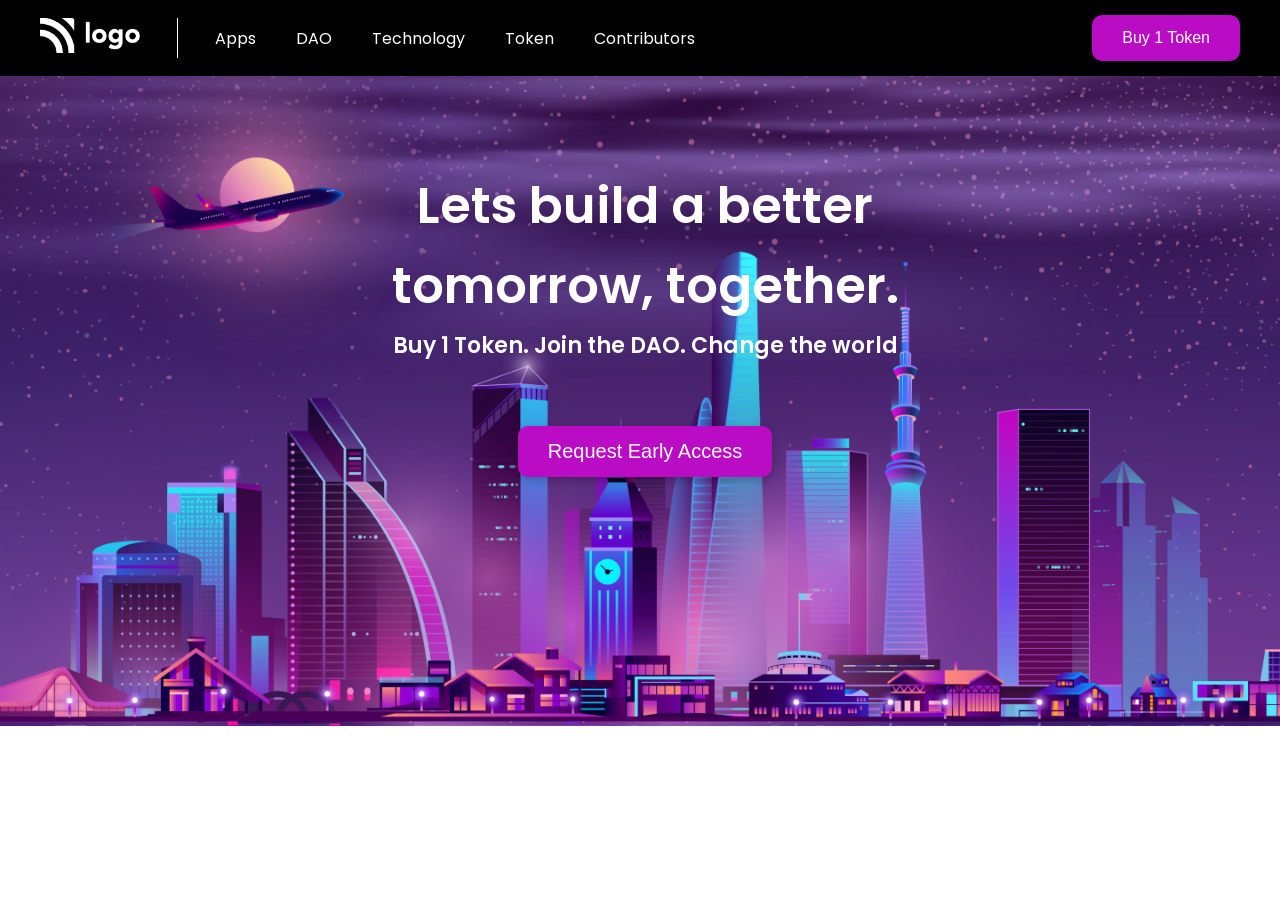
<file: Basic HTML CSS Projects/FSJS 2.0 Project 02/index.html>
<!DOCTYPE html>
<html lang="en">
  <head>
    <meta charset="UTF-8" />
    <meta http-equiv="X-UA-Compatible" content="IE=edge" />
    <meta name="viewport" content="width=device-width, initial-scale=1.0" />
    <link rel="stylesheet" href="style.css" />
    <link rel="preconnect" href="https://fonts.googleapis.com" />
    <link rel="preconnect" href="https://fonts.gstatic.com" crossorigin />
    <link
      href="https://fonts.googleapis.com/css2?family=Poppins:wght@200;300;400;500;600;700;800&display=swap"
      rel="stylesheet"
    />
    <link rel="preconnect" href="https://fonts.googleapis.com" />
    <link rel="preconnect" href="https://fonts.gstatic.com" crossorigin />
    <link
      href="https://fonts.googleapis.com/css2?family=Montserrat:wght@600;700;800&display=swap"
      rel="stylesheet"
    />

    <title>Crypto Market</title>
  </head>
  <body>
    <div class="container">
      <section aria-label="navbar">
        <nav class="navbar">
          <div>
            <img src="./assets/white-logo.png" alt="logo" class="logo" />
          </div>
          <div class="line"></div>
          <div class="grow-list">
            <ul class="list">
              <li class="list-item">Apps</li>
              <li class="list-item">DAO</li>
              <li class="list-item">Technology</li>
              <li class="list-item">Token</li>
              <li class="list-item">Contributors</li>
            </ul>
          </div>
          <div>
            <button class="button-small">Buy 1 Token</button>
          </div>
        </nav>
        
      </section>
      <!-- Hero Section -->
      <section aria-label="hero">
        <div class="hero">
          <h1 class="hero-heading">Lets build a better tomorrow, together.</h1>
          <p class="hero-description">
            Buy 1 Token. Join the DAO. Change the world
          </p>
          <button class="button-large">Request Early Access</button>
        </div>
      </section>
    </div>
  </body>
</html>
</file>
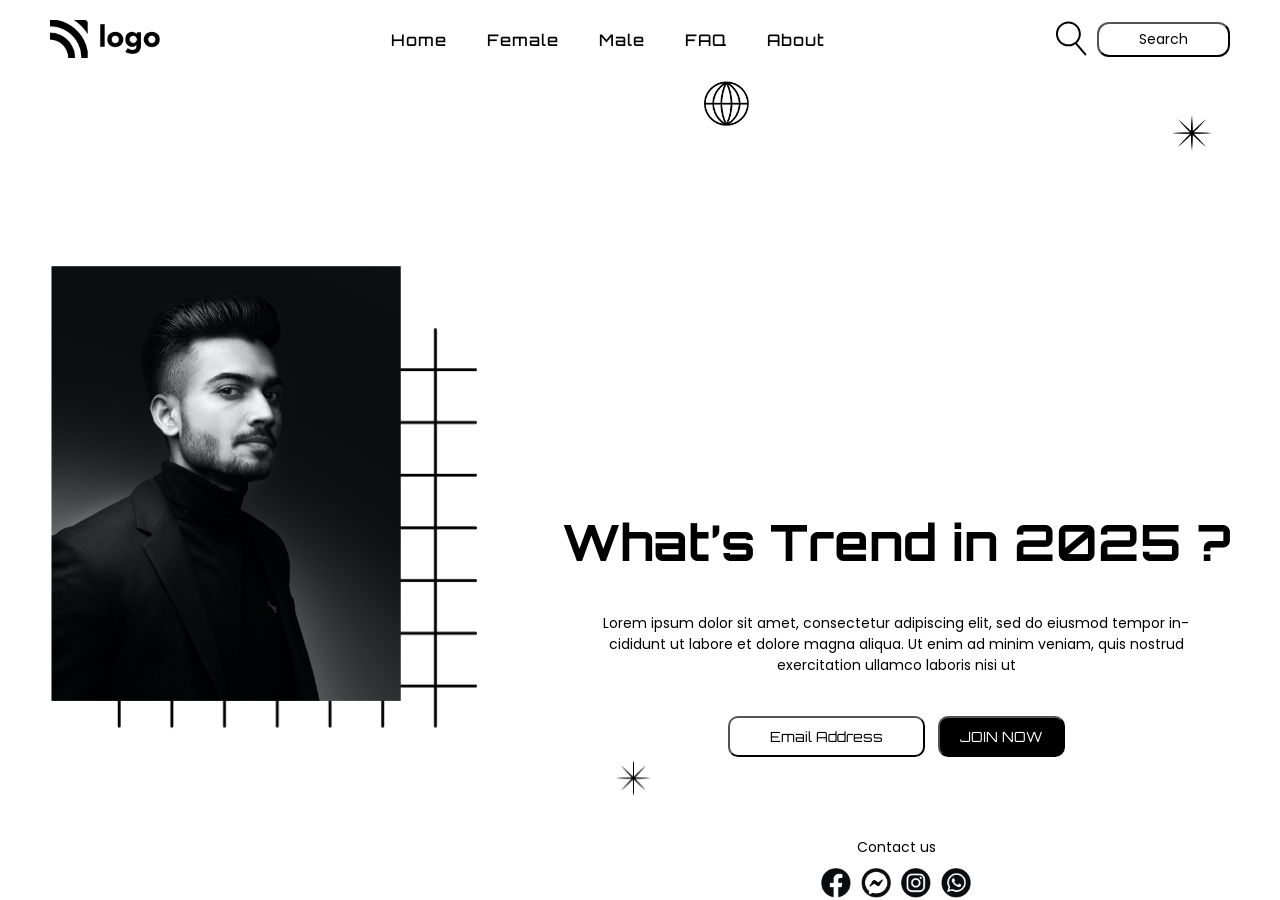
<file: Basic HTML CSS Projects/FSJS 2.0 Project 03/index.html>
<!DOCTYPE html>
<html lang="en">
  <head>
    <meta charset="UTF-8" />
    <meta http-equiv="X-UA-Compatible" content="IE=edge" />
    <meta name="viewport" content="width=device-width, initial-scale=1.0" />
    <!-- CSS File -->
    <link rel="stylesheet" href="style.css">
    <!-- Font Orbiton -->
    <link rel="preconnect" href="https://fonts.googleapis.com" />
    <link rel="preconnect" href="https://fonts.gstatic.com" crossorigin />
    <link
      href="https://fonts.googleapis.com/css2?family=Orbitron:wght@400;500;600;700;800&display=swap"
      rel="stylesheet"
    />

    <!-- FONT Poppins -->
    <link rel="preconnect" href="https://fonts.googleapis.com" />
    <link rel="preconnect" href="https://fonts.gstatic.com" crossorigin />
    <link
      href="https://fonts.googleapis.com/css2?family=Poppins:wght@200;300;400;500;600;700&display=swap"
      rel="stylesheet"
    />
    <title>Fashion Hub</title>
  </head>

  <!-- FSJS 2.0 Project One -->
  <body>
    <div class="container">
      <!-- Navbar Section -->
      <section aria-label="navbar">
        <nav class="navbar-container">
          <div>
            <img src="./assets/Logo.png" alt="brand-logo" />
          </div>
          <div>
            <ul class="list">
              <li class="list-item">Home</li>
              <li class="list-item">Male</li>
              <li class="list-item">Female</li>
              <li class="list-item">FAQ</li>
              <li class="list-item">About</li>
            </ul>
          </div>
          <div class="button-group">
            <div class="search-icon">
              <svg
                width="32"
                height="35"
                viewBox="0 0 32 35"
                fill="none"
                xmlns="http://www.w3.org/2000/svg"
              >
                <path
                  d="M13.42 25.34C6.56004 25.34 0.97998 19.76 0.97998 12.9C0.97998 6.03999 6.56004 0.459991 13.42 0.459991C20.28 0.459991 25.86 6.03999 25.86 12.9C25.87 19.76 20.28 25.34 13.42 25.34ZM13.42 2.44999C7.66004 2.44999 2.97998 7.13999 2.97998 12.89C2.97998 18.64 7.66004 23.33 13.42 23.33C19.18 23.33 23.86 18.64 23.86 12.89C23.86 7.13999 19.18 2.44999 13.42 2.44999Z"
                  fill="black"
                />
                <path
                  d="M30.35 34.4C30.07 34.4 29.7899 34.28 29.5899 34.05L19.75 22.53C19.39 22.11 19.44 21.48 19.86 21.12C20.28 20.76 20.91 20.81 21.27 21.23L31.11 32.75C31.47 33.17 31.42 33.8 31 34.16C30.81 34.32 30.58 34.4 30.35 34.4Z"
                  fill="black"
                />
              </svg>
            </div>
            <div><button class="nav-button">Search</button></div>
          </div>
        </nav>
      </section>
      <!-- Hero Banner Section -->
      <section aria-label="banner">
        <div class="hero-container">
          <!-- --------------- -->
          <!-- Patterns -->
          <!-- ---------------- -->
          <span class="square">
            <img src="./assets/squares.png" alt="square-pattern" />
          </span>
          <!-- Star -->
          <span class="star">
            <img src="./assets/start.png" alt="start-pattern" />
          </span>
          <!-- Star -->
          <span class="star">
            <img src="./assets/start.png" alt="start-pattern" />
          </span>
          <!-- Globe -->
          <span class="globe">
            <img src="./assets/globe.png" alt="globe-pattern" />
          </span>
          <div>
            <img src="./assets/Image.png" alt="person-hero-iamge" />
          </div>
          <div class="hero-container-right">
            <h1 class="hero-heading">What’s Trend in 2025 ?</h1>
            <p class="hero-description">
              Lorem ipsum dolor sit amet, consectetur adipiscing elit, sed do
              eiusmod tempor in- cididunt ut labore et dolore magna aliqua. Ut
              enim ad minim veniam, quis nostrud exercitation ullamco laboris
              nisi ut
            </p>
            <div>
              <button class="button-email">Email Address</button>
              <button class="button-join">JOIN NOW</button>
            </div>
            <div>
              <h4 class="contact-heading">Contact us</h4>
              <div class="icons">
                <span>
                  <img src="./assets/Group.png" alt="facebook-icon" />
                </span>
                <span>
                  <img src="./assets/Group (1).png" alt="messenger-icon" />
                </span>
                <span>
                  <img src="./assets/Group (2).png" alt="instagram-icon" />
                </span>
                <span>
                  <img src="./assets/Group (3).png" alt="whatsapp-icon" />
                </span>
              </div>
            </div>
          </div>
        </div>
      </section>
    </div>
  </body>
</html>
</file>
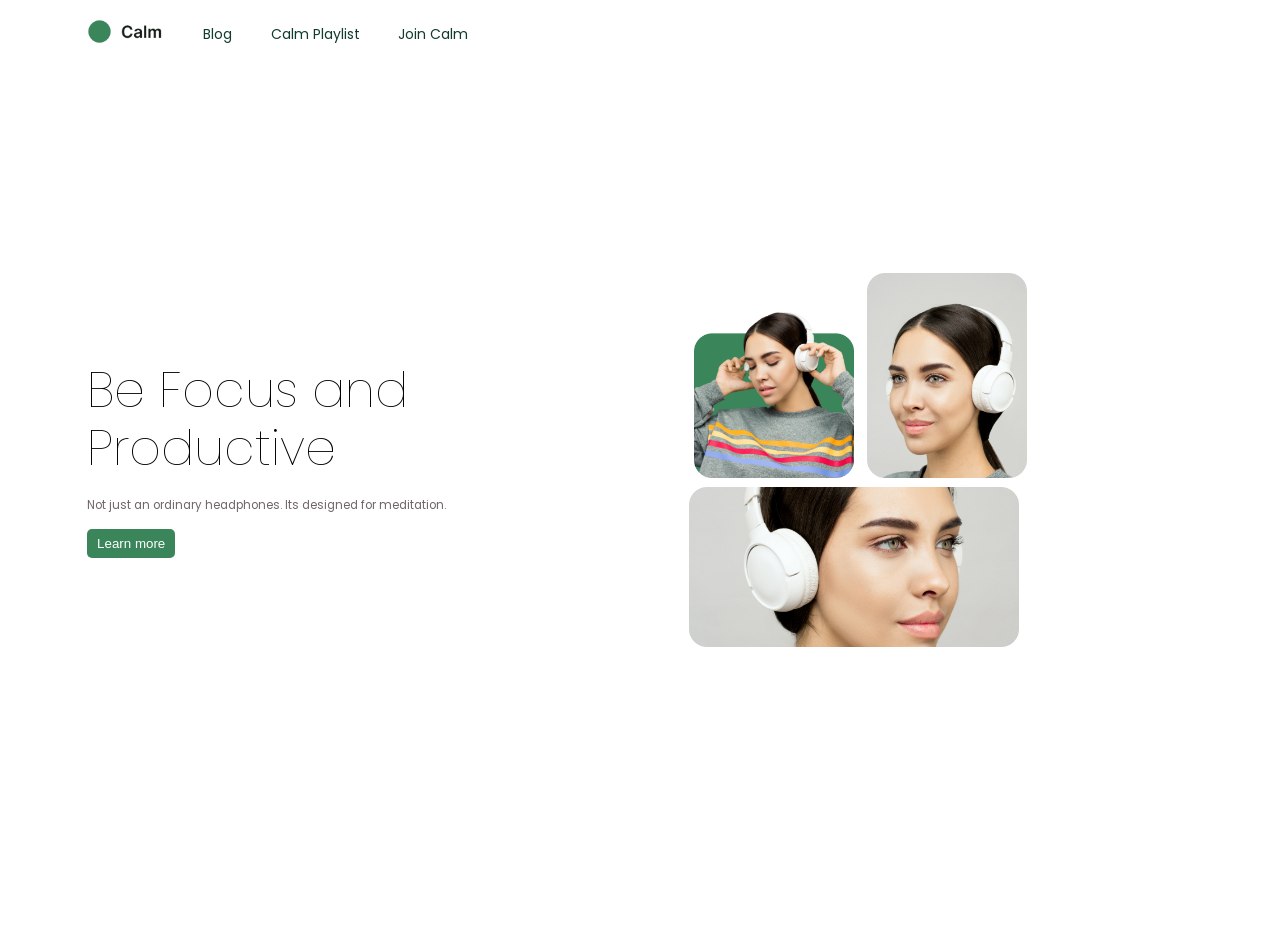
<file: Basic HTML CSS Projects/FSJS 2.0 Project 04/index.html>
<!DOCTYPE html>
<html lang="en">
  <head>
    <meta charset="UTF-8" />
    <meta http-equiv="X-UA-Compatible" content="IE=edge" />
    <meta name="viewport" content="width=device-width, initial-scale=1.0" />
    <title>Calm</title>
    <link rel="stylesheet" href="style.css" />
  </head>
  <body>
    <!-- Full Container -->

    <div class="container">
      <!-- Navbar -->

      <nav class="navbar">
        
          <ul>
            <li><img class="img-0" src="./images/logo.png" alt="logo" /></li>
            <li>Blog</li>
            <li>Calm Playlist</li>
            <li>Join Calm</li>
          </ul>
        
      </nav>

      <main>

      <!-- Left Side -->

      <div class="left-part">
        <h2 class="heading">Be Focus and Productive</h2>
        <p>Not just an ordinary headphones. Its designed for meditation.</p>
        <button class="btn">Learn more</button>
      </div>

      <!-- Right Side -->

      <div class="right-part">
        <img class="img-1" src="./images/img1.png" alt="" />
        <img class="img-1" src="./images/img2.png" alt="" />
        <img class="img-3" src="./images/img3.png" alt="" />
      </div>
    </main>
</div>
  </body>
</html>
</file>
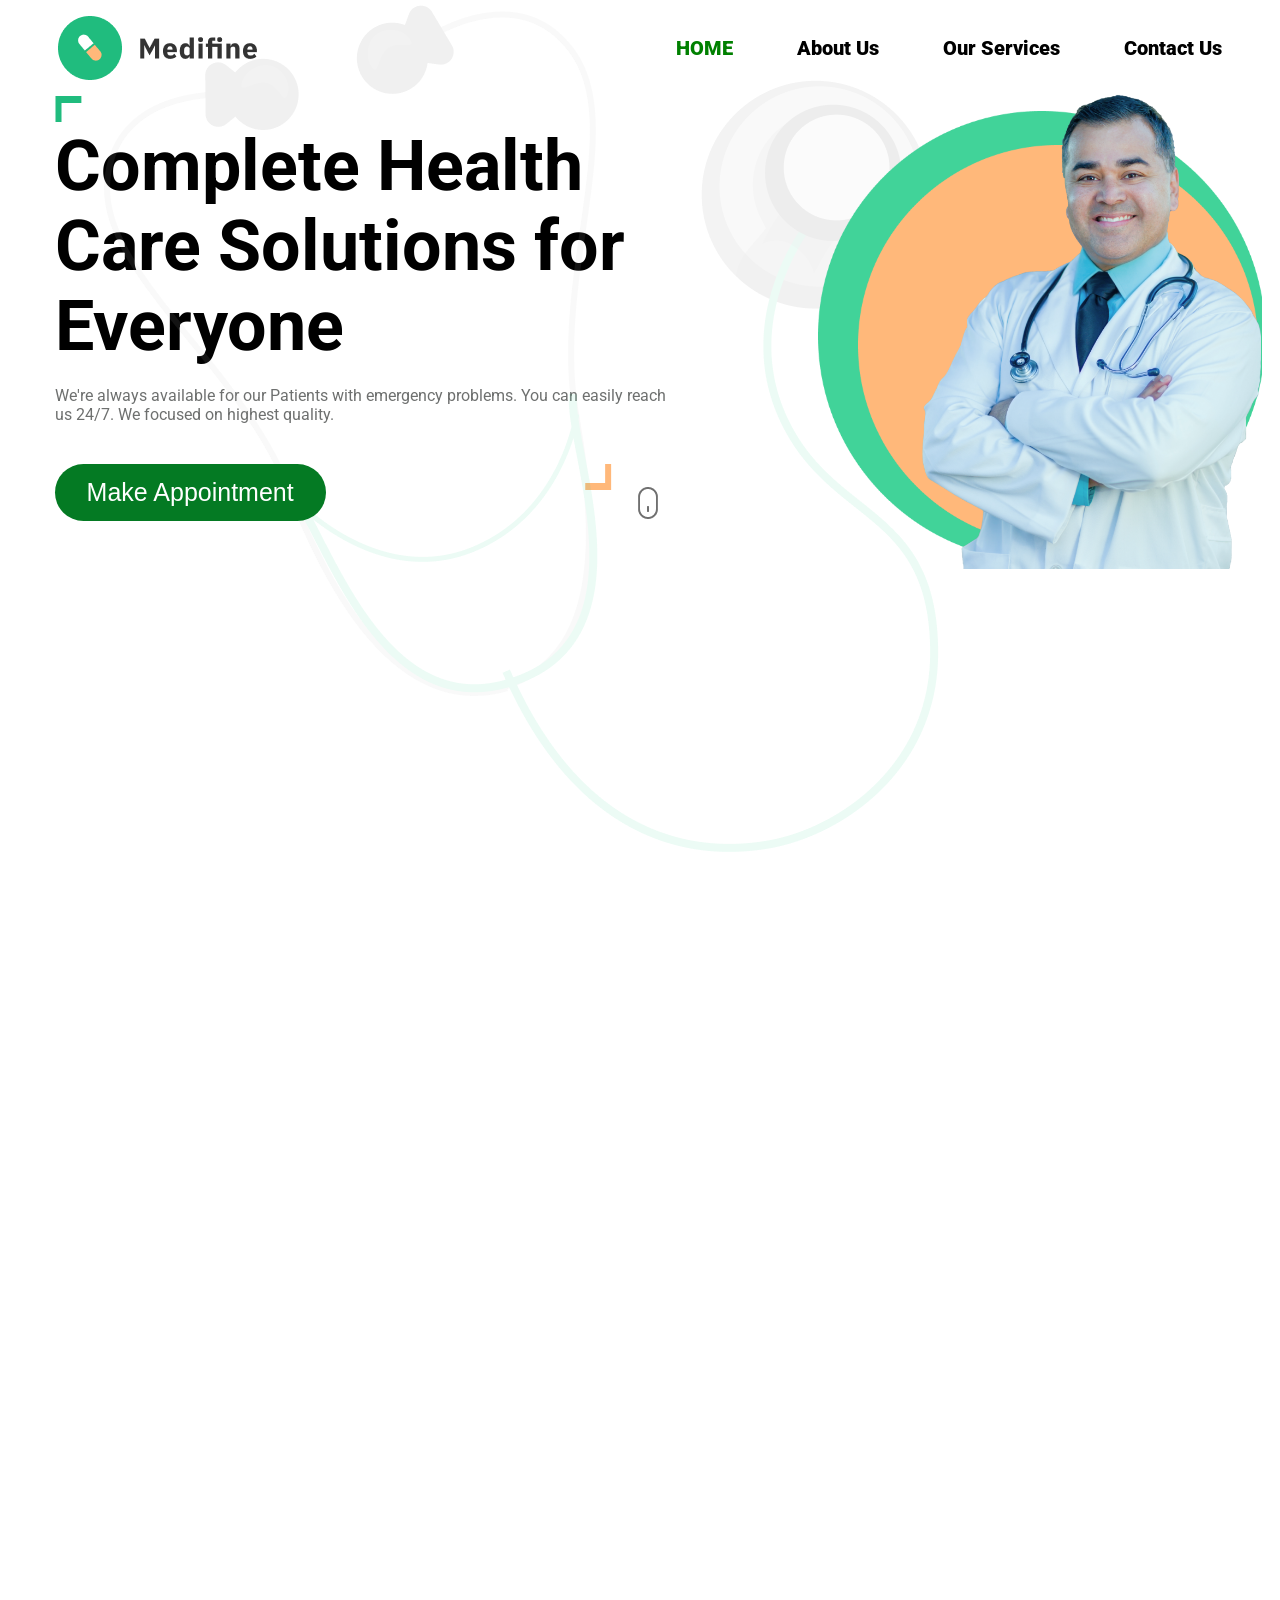
<file: Basic HTML CSS Projects/FSJS 2.0 Project 05/index.html>
<!DOCTYPE html>
<html lang="en">
  <head>
    <meta charset="UTF-8" />
    <meta http-equiv="X-UA-Compatible" content="IE=edge" />
    <meta name="viewport" content="width=device-width, initial-scale=1.0" />
    <title>Medifine</title>
    <link rel="stylesheet" href="style.css" />
  </head>
  <body>
    <!-- Navbar -->
    <nav class="navbar">
      <img class="logo" src="./images/logo.png" alt="" />
      <ul>
        <li>HOME</li>
        <li>About Us</li>
        <li>Our Services</li>
        <li>Contact Us</li>
      </ul>
    </nav>
    <!-- Main Section -->
    <main>
      <!-- Left Section -->
      <section class="left-section">
        <img class="topangle" src="./images/topAngle.png" alt="" />
        <h1>Complete Health Care Solutions for Everyone</h1>
        <p>
          We're always available for our Patients with emergency problems. You
          can easily reach us 24/7. We focused on highest quality.
        </p>
        <img class="bottomangle" src="./images/bottomAngle.png" alt="" />
        <img class="stetho" src="./images/stethoscope.png" alt="" />
        <button>Make Appointment</button>
        <img aria-colspan="mouse" src="./images/mouse.png" alt="" class="mouse" />
      </section>
      <!-- Right Section -->
      <section class="right-section">
        <img class="greenbox" src="./images/greenBox.png" alt="" />
        <img class="yellowbox" src="./images/yellowBox.png" alt="" />
        <img class="doctor" src="./images/doctor.png" alt="" />
      </section>
    </main>
  </body>
</html>
</file>
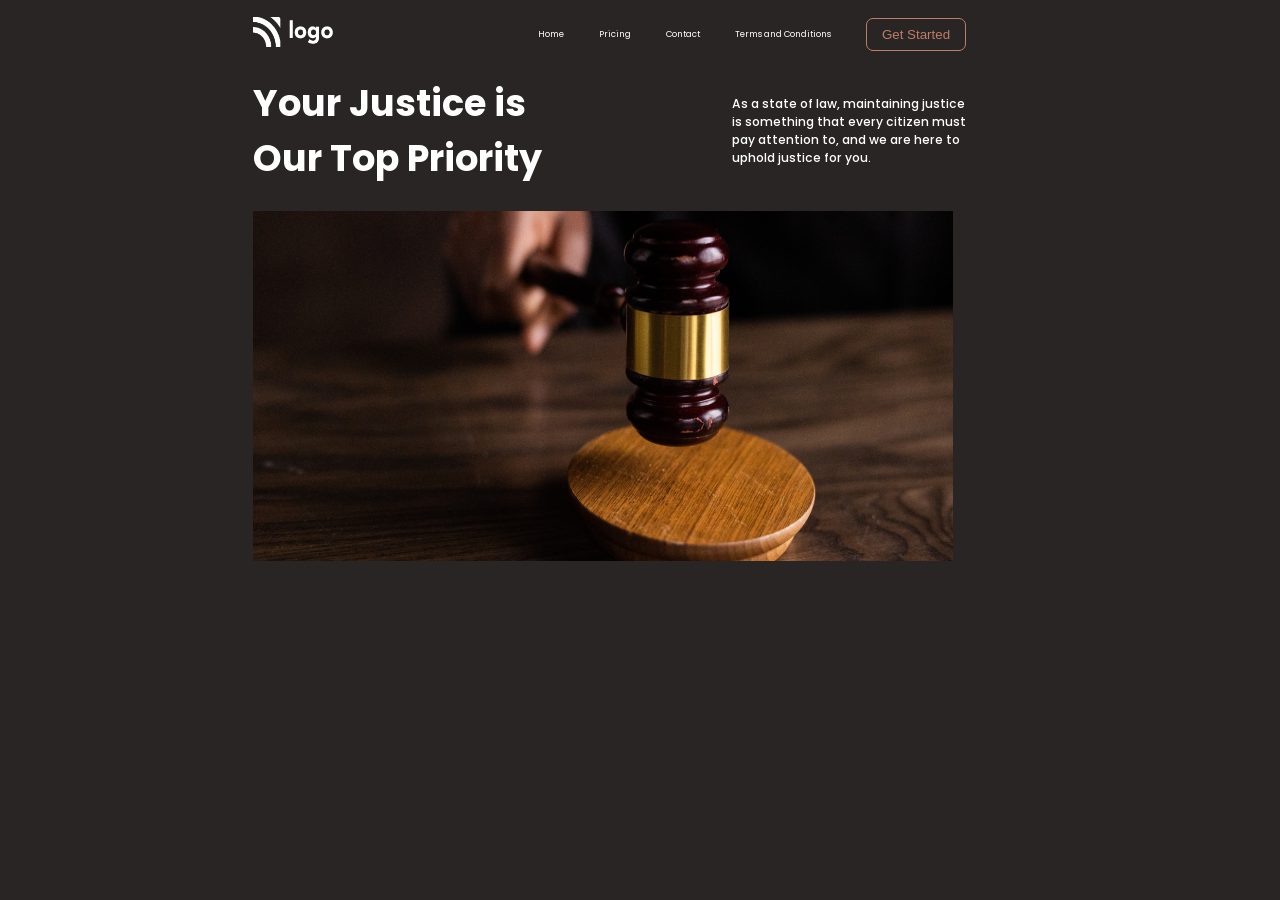
<file: Basic HTML CSS Projects/FSJS 2.0 Project 06/index.html>
<!DOCTYPE html>
<html lang="en">
  <head>
    <meta charset="UTF-8" />
    <meta http-equiv="X-UA-Compatible" content="IE=edge" />
    <meta name="viewport" content="width=device-width, initial-scale=1.0" />
    <title>Justice</title>
    <link rel="stylesheet" href="style.css" />
  </head>
  <body>
    <!-- Navbar -->
    <nav class="navbar">
      <div>
        <img class="logo" src="./assets/white-logo.png" alt="logo" />
      </div>
      <div class="items">
        <ul>
          <li>Home</li>
          <li>Pricing</li>
          <li>Contact</li>
          <li>Terms and Conditions</li>
          <li><button>Get Started</button></li>
        </ul>
      </div>
    </nav>
    <!-- Hero Section -->
    <main>
        <div class="section">
      <!-- main Left -->
      <h1>Your Justice is Our Top Priority</h1>
      <!-- Main Right -->
      <div class="para">
      <p>
        As a state of law, maintaining justice is something that every citizen
        must pay attention to, and we are here to uphold justice for you.
      </p>
    </div>
    </div>
      <!-- Picture -->
      <img class="banner" src="./assets/banner.png" alt="">
    </main>
  </body>
</html>
</file>
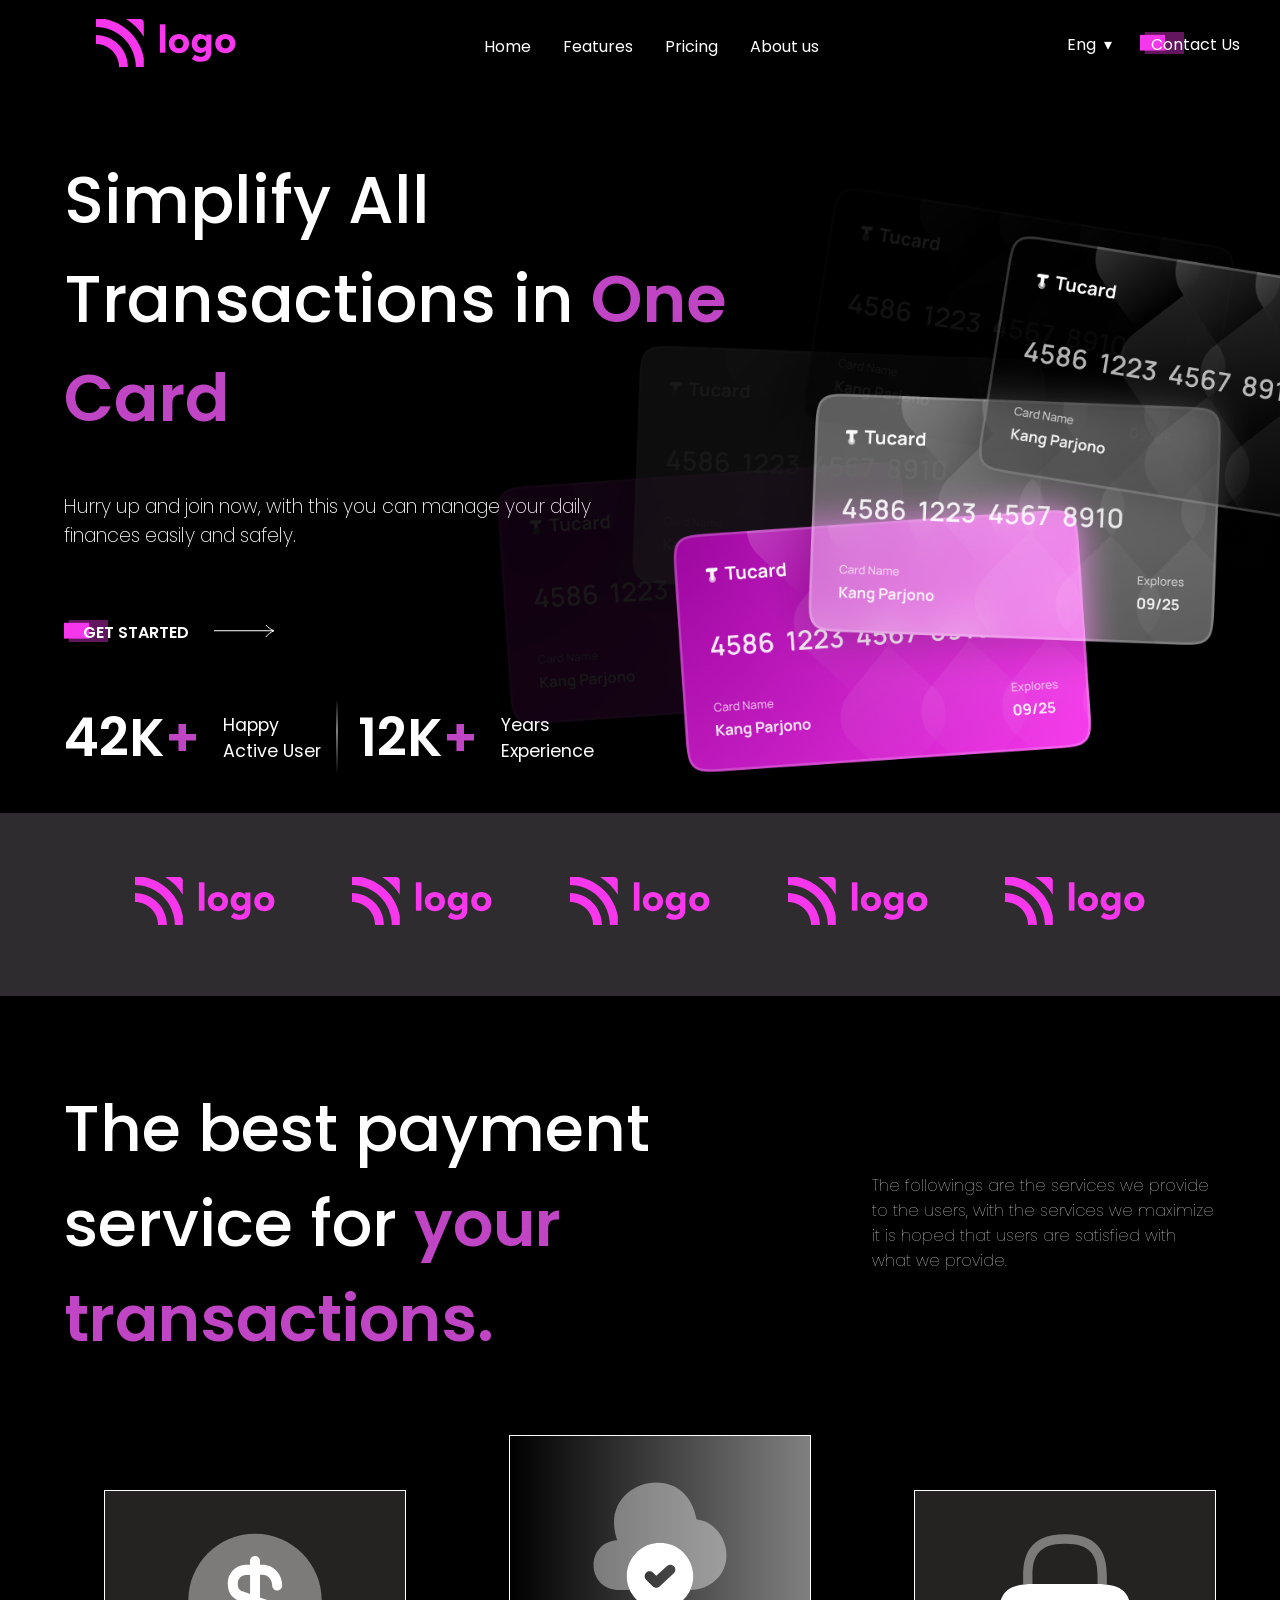
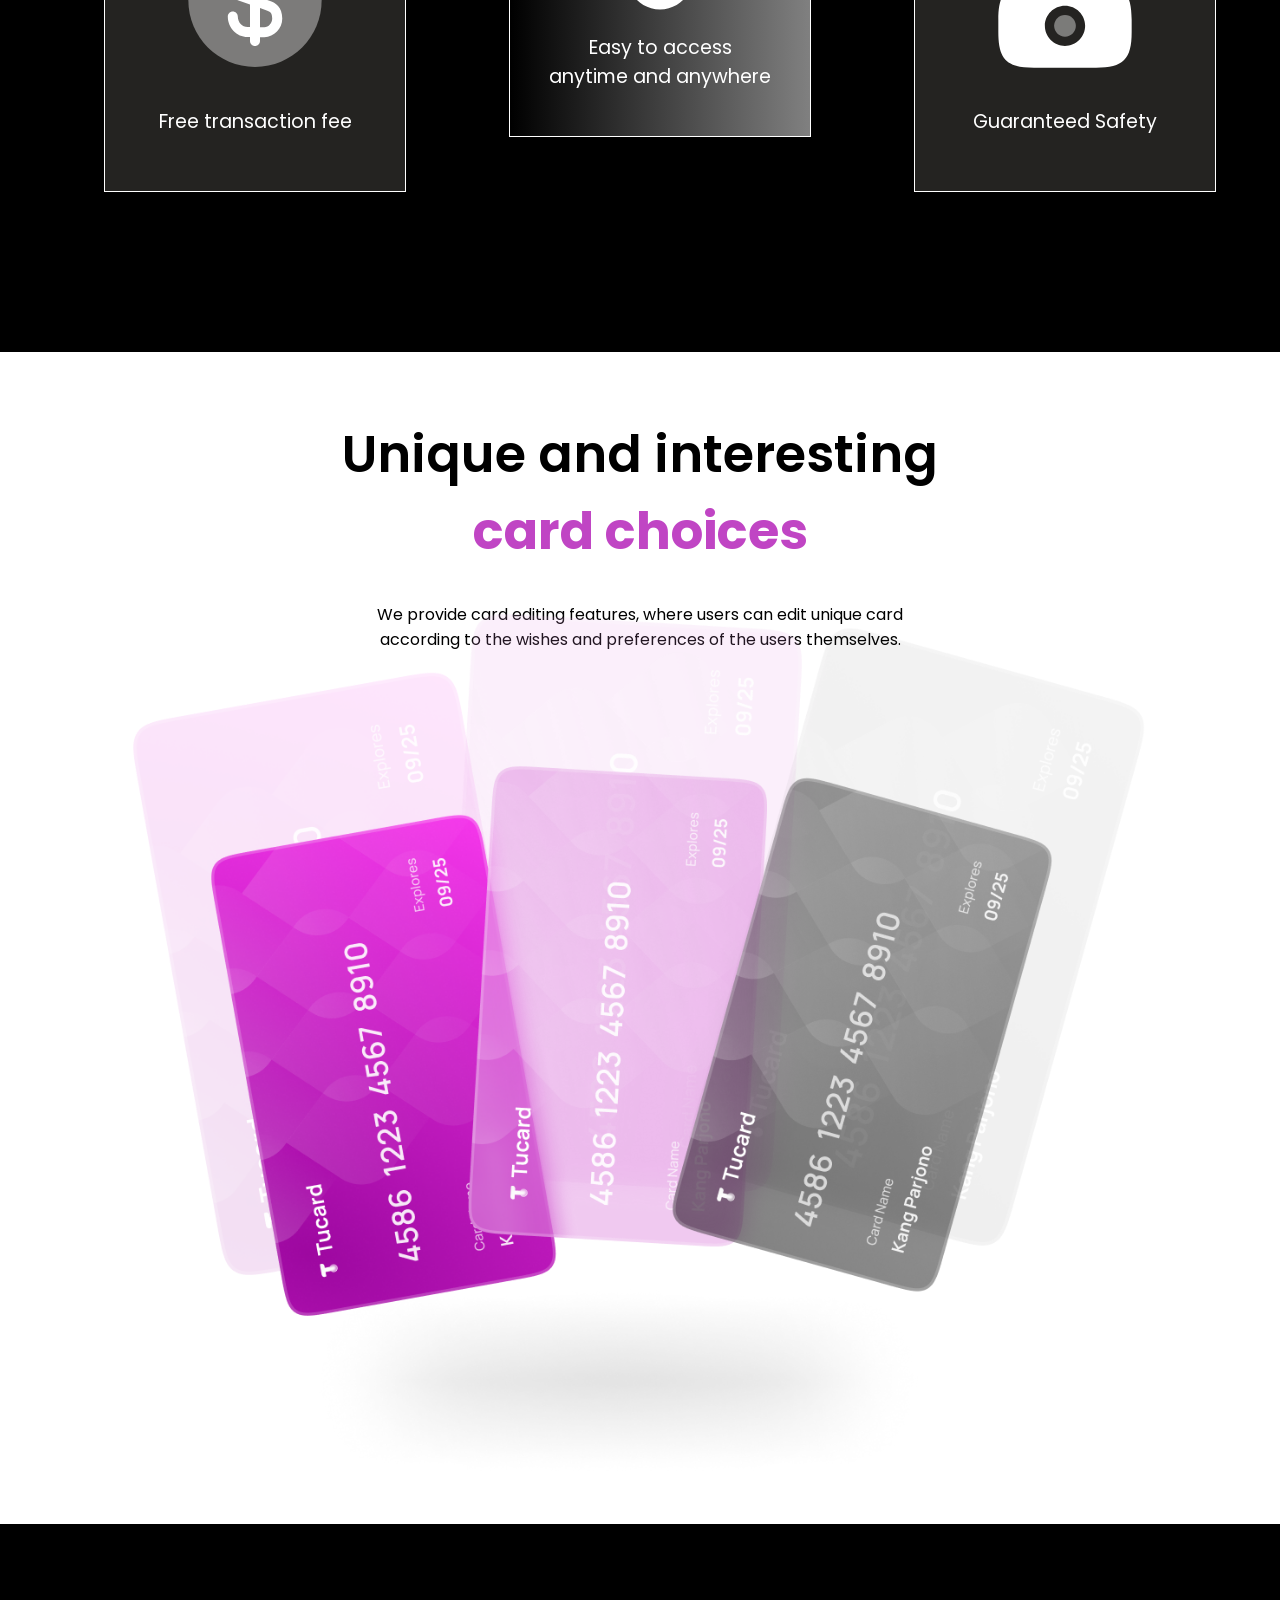
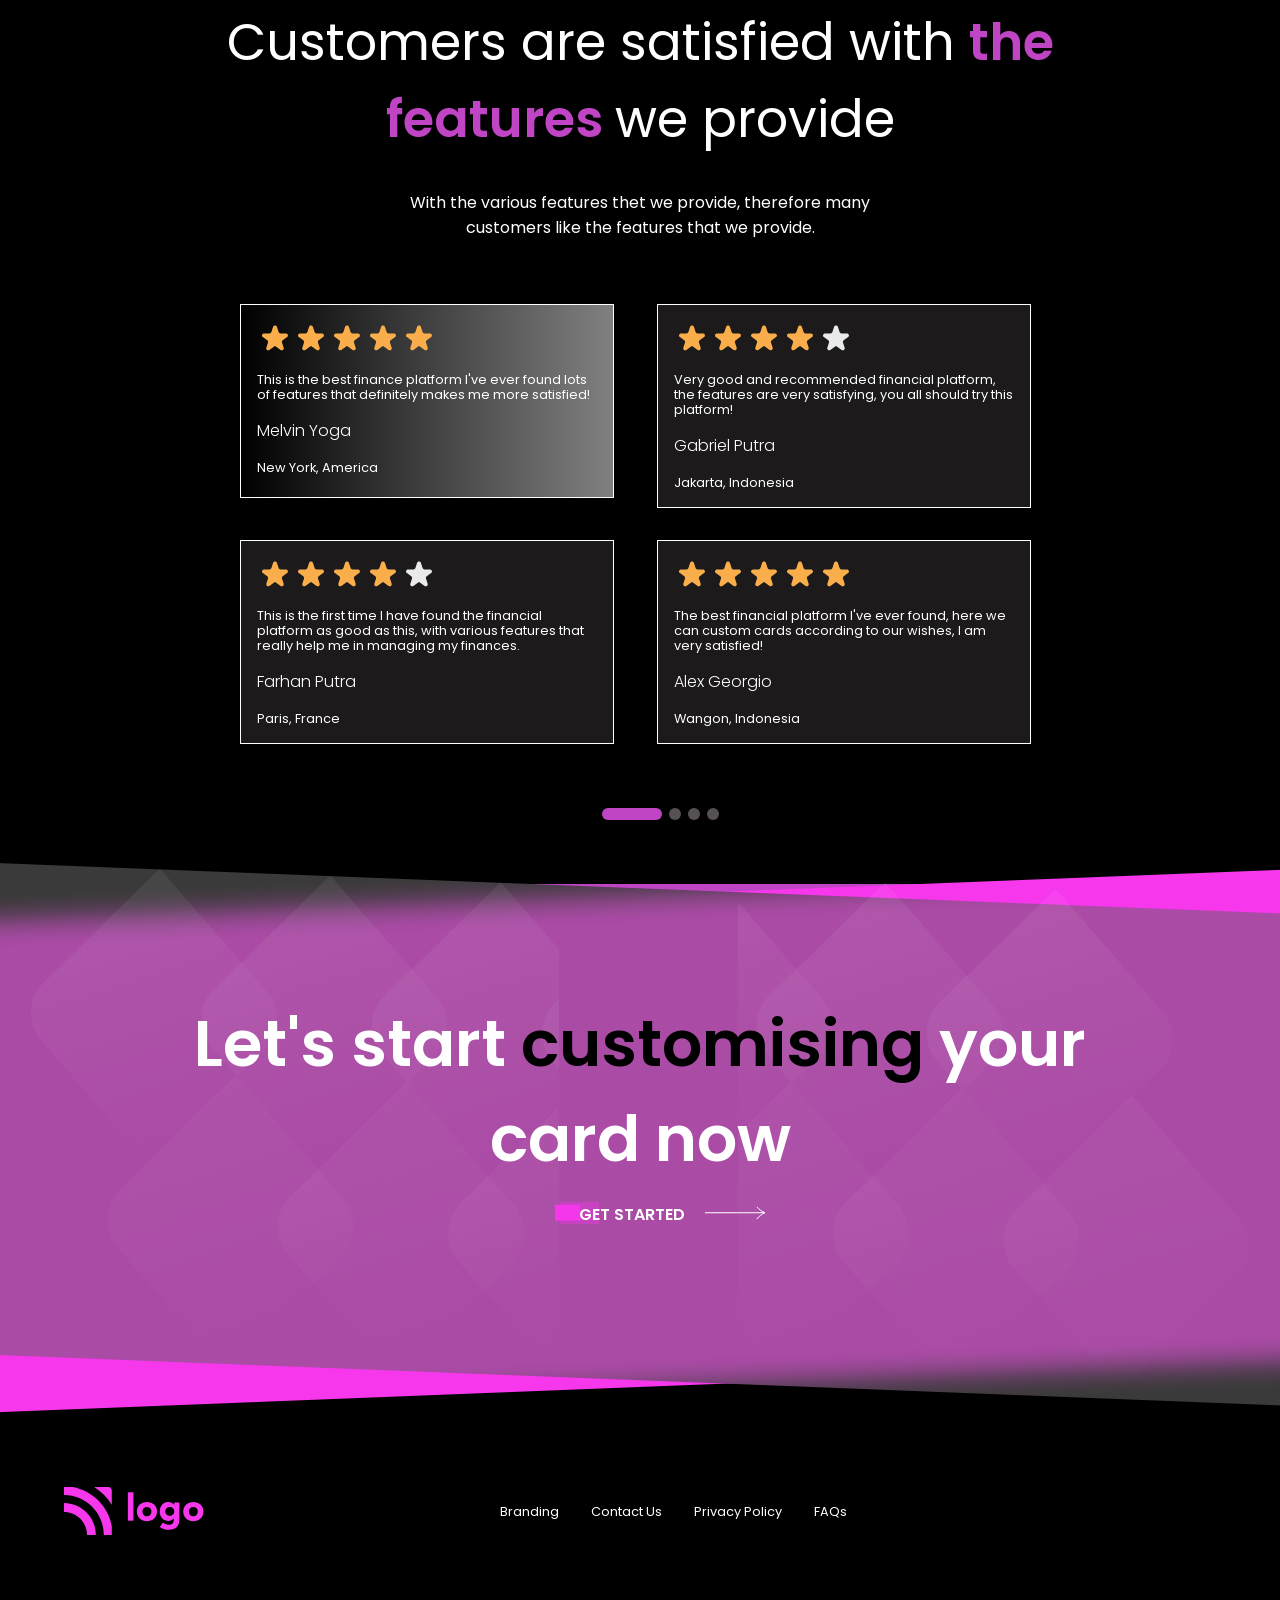
<file: Full Landing Page(HTML-CSS) Projects/01_Project- Credit Card Landing Page/index.html>
<!DOCTYPE html>
<html lang="en">

<head>
    <meta charset="UTF-8" />
    <meta http-equiv="X-UA-Compatible" content="IE=edge" />
    <meta name="viewport" content="width=device-width, initial-scale=1.0" />
    <title>Credit Card Landing Page</title>
    <link rel="stylesheet" href="style.css">
</head>

<body>
    <!-- Nav Bar -->
    <nav>
        <div class="logo">
            <img src="./Project 1- Credit Card Landing Page/Assets/Icons/Logo.svg" alt="Logo" />
        </div>
        <div class="feature">
            <ul>
                <li>Home</li>
                <li>Features</li>
                <li>Pricing</li>
                <li>About us</li>
            </ul>
        </div>
        <div class="feature-1">
            <ul>
                <li>Eng</li>
                <li>&#9662</li>
                <li>
                    <img src="./Project 1- Credit Card Landing Page/Assets/Icons/btn-pink-bg.svg" alt="" />
                </li>
                <li>Contact Us</li>
            </ul>
        </div>
    </nav>

    <!-- Card Banner Section 1 -->

    <div class="card-banner1">
        <div class="section1-left">
            <h1>Simplify All Transactions in <span class="one-card">One Card</span></h1>
            <p class="join">Hurry up and join now, with this you can manage your daily finances easily and safely.</p>
            <ul class="get-started">
                <li><img src="./Project 1- Credit Card Landing Page/Assets/Icons/btn-pink-bg.svg" alt=""></li>
                <li>GET STARTED</li>
                <li><img src="./Project 1- Credit Card Landing Page/Assets/Icons/RightArrow.svg" alt=""></li>
            </ul>

            <ul class="numbers">
                <li class="nbs">42K<span class="plus">+</span></li>
                <li class="quote">Happy Active User</li>
                <li><img src="./Project 1- Credit Card Landing Page/Assets/Icons/Vector 402.svg" alt=""></li>
                <li class="nbs">12K<span class="plus">+</span></li>
                <li class="quote">Years Experience</li>
            </ul>
        </div>
        <div class="section1-right">
            <img class="back-card" src="./Project 1- Credit Card Landing Page/Assets/Photos/backCards.png" alt=""
                width="100%">
            <img class="front-card" src="./Project 1- Credit Card Landing Page/Assets/Photos/frontCards.png" alt=""
                width="100%">
        </div>

    </div>

    <!-- Logo Section -->

    <div>
        <ul class="logo1">
            <li> <img src="./Project 1- Credit Card Landing Page/Assets/Icons/Logo.svg" alt=""> </li>
            <li><img src="./Project 1- Credit Card Landing Page/Assets/Icons/Logo.svg" alt=""></li>
            <li><img src="./Project 1- Credit Card Landing Page/Assets/Icons/Logo.svg" alt=""></li>
            <li><img src="./Project 1- Credit Card Landing Page/Assets/Icons/Logo.svg" alt=""></li>
            <li><img src="./Project 1- Credit Card Landing Page/Assets/Icons/Logo.svg" alt=""></li>
        </ul>
    </div>

    <!-- Service Section -->

    <div class="service">
        <div class="service-up">
            <div class="heading-two">
                <h2>The best payment service for <span> your transactions.</span></h2>
            </div>
            <div class="para">
                <p>The followings are the services we provide to the users, with the services we maximize it is hoped
                    that users are satisfied with what we provide.</p>
            </div>
        </div>
        <div class="service-down">
            <ul class="advantage">
                <li><img class="photo" src="./Project 1- Credit Card Landing Page/Assets/Icons/dollar-circle.svg"
                        alt="">
                    <p>Free transaction fee</p>
                </li>
                <li class="access"><img class="photo"
                        src="./Project 1- Credit Card Landing Page/Assets/Icons/cloud-add.svg" alt="">
                    <p class="easy">Easy to access anytime and anywhere</p>
                </li>
                <li><img class="photo" src="./Project 1- Credit Card Landing Page/Assets/Icons/lock.svg" alt="">
                    <p>Guaranteed Safety</p>
                </li>
            </ul>
        </div>
    </div>

    <!-- Card Banner Section 2 -->

    <div class="card-banner2">

        <h2 class="card-heading-two">Unique and interesting <span class="span-two">card choices</span></h2>
        <p class="para-two">We provide card editing features, where users can edit unique card according to the wishes
            and
            preferences of the users themselves.</p>
        <img class="image-two" src="./Project 1- Credit Card Landing Page/Assets/Photos/VCards.png" alt="" width="80%">

    </div>

    <!-- Comment Section -->

    <div class="comment-section">
        <h2 class="comment-heading">Customers are satisfied with <span class="comment-span"> the features </span> we
            provide</h2>
        <p class="comment-para">With the various features thet we provide, therefore many customers like the features
            that we provide.</p>

        <div class="grid">
            <div class="comment-grid grid-one">
                <img src="./Project 1- Credit Card Landing Page/Assets/Icons/5stars.svg" alt="">
                <p class="light">This is the best finance platform I've ever found lots of features that definitely
                    makes me more
                    satisfied!</p>
                <h4>Melvin Yoga</h4>
                <p class="light">New York, America</p>
            </div>
            <div class="comment-grid">
                <img src="./Project 1- Credit Card Landing Page/Assets/Icons/4stars.svg" alt="">
                <p class="light">Very good and recommended financial platform, the features are very satisfying, you all
                    should try
                    this platform!</p>
                <h4>Gabriel Putra</h4>
                <p class="light">Jakarta, Indonesia</p>
            </div>
            <div class="comment-grid">
                <img src="./Project 1- Credit Card Landing Page/Assets/Icons/4stars.svg" alt="">
                <p class="light">This is the first time I have found the financial platform as good as this, with
                    various features
                    that really help me in managing my finances.</p>
                <h4>Farhan Putra</h4>
                <p class="light">Paris, France</p>
            </div>
            <div class="comment-grid">
                <img src="./Project 1- Credit Card Landing Page/Assets/Icons/5stars.svg" alt="">
                <p class="light">The best financial platform I've ever found, here we can custom cards according to our
                    wishes, I am
                    very satisfied!</p>
                <h4>Alex Georgio</h4>
                <p class="light">Wangon, Indonesia</p>
            </div>
        </div>

        <ul class="tab">
            <li class="long"></li>
            <li class="round"></li>
            <li class="round"></li>
            <li class="round"></li>
        </ul>

    </div>

    <!-- Designing Section -->

    <div class="design">
        <div class="relate">
            <h2 class="white-text">Let's start <span class="black-text"> customising </span> your card now</h2>
            <ul class="get-start">
                <li><img src="./Project 1- Credit Card Landing Page/Assets/Icons/btn-pink-bg.svg" alt=""></li>
                <li class="start">GET STARTED</li>
                <li><img src="./Project 1- Credit Card Landing Page/Assets/Icons/RightArrow.svg" alt=""></li>
            </ul>
        </div>
        <div class="slide">
            <img class="rectangle-right" src="./Project 1- Credit Card Landing Page/Assets/Photos/Rectangle 6773.png"
                alt="">
            <img class="diamond-right" src="./Project 1- Credit Card Landing Page/Assets/Photos/Diamond-right.png"
                alt="">
            <img class="rectangle-left" src="./Project 1- Credit Card Landing Page/Assets/Photos/Rectangle 6774.png"
                alt="">
            <img class="diamond-left" src="./Project 1- Credit Card Landing Page/Assets/Photos/Diamond-left.png" alt="">
        </div>

    </div>

    <!-- Footer Section -->

    <footer>
        <div><img src="./Project 1- Credit Card Landing Page/Assets/Icons/Logo.svg" alt=""></div>
        <div>
            <ul class="footer-li">
                <li>Branding</li>
                <li>Contact Us</li>
                <li>Privacy Policy</li>
                <li>FAQs</li>
            </ul>
        </div>

    </footer>

</body>

</html>
</file>
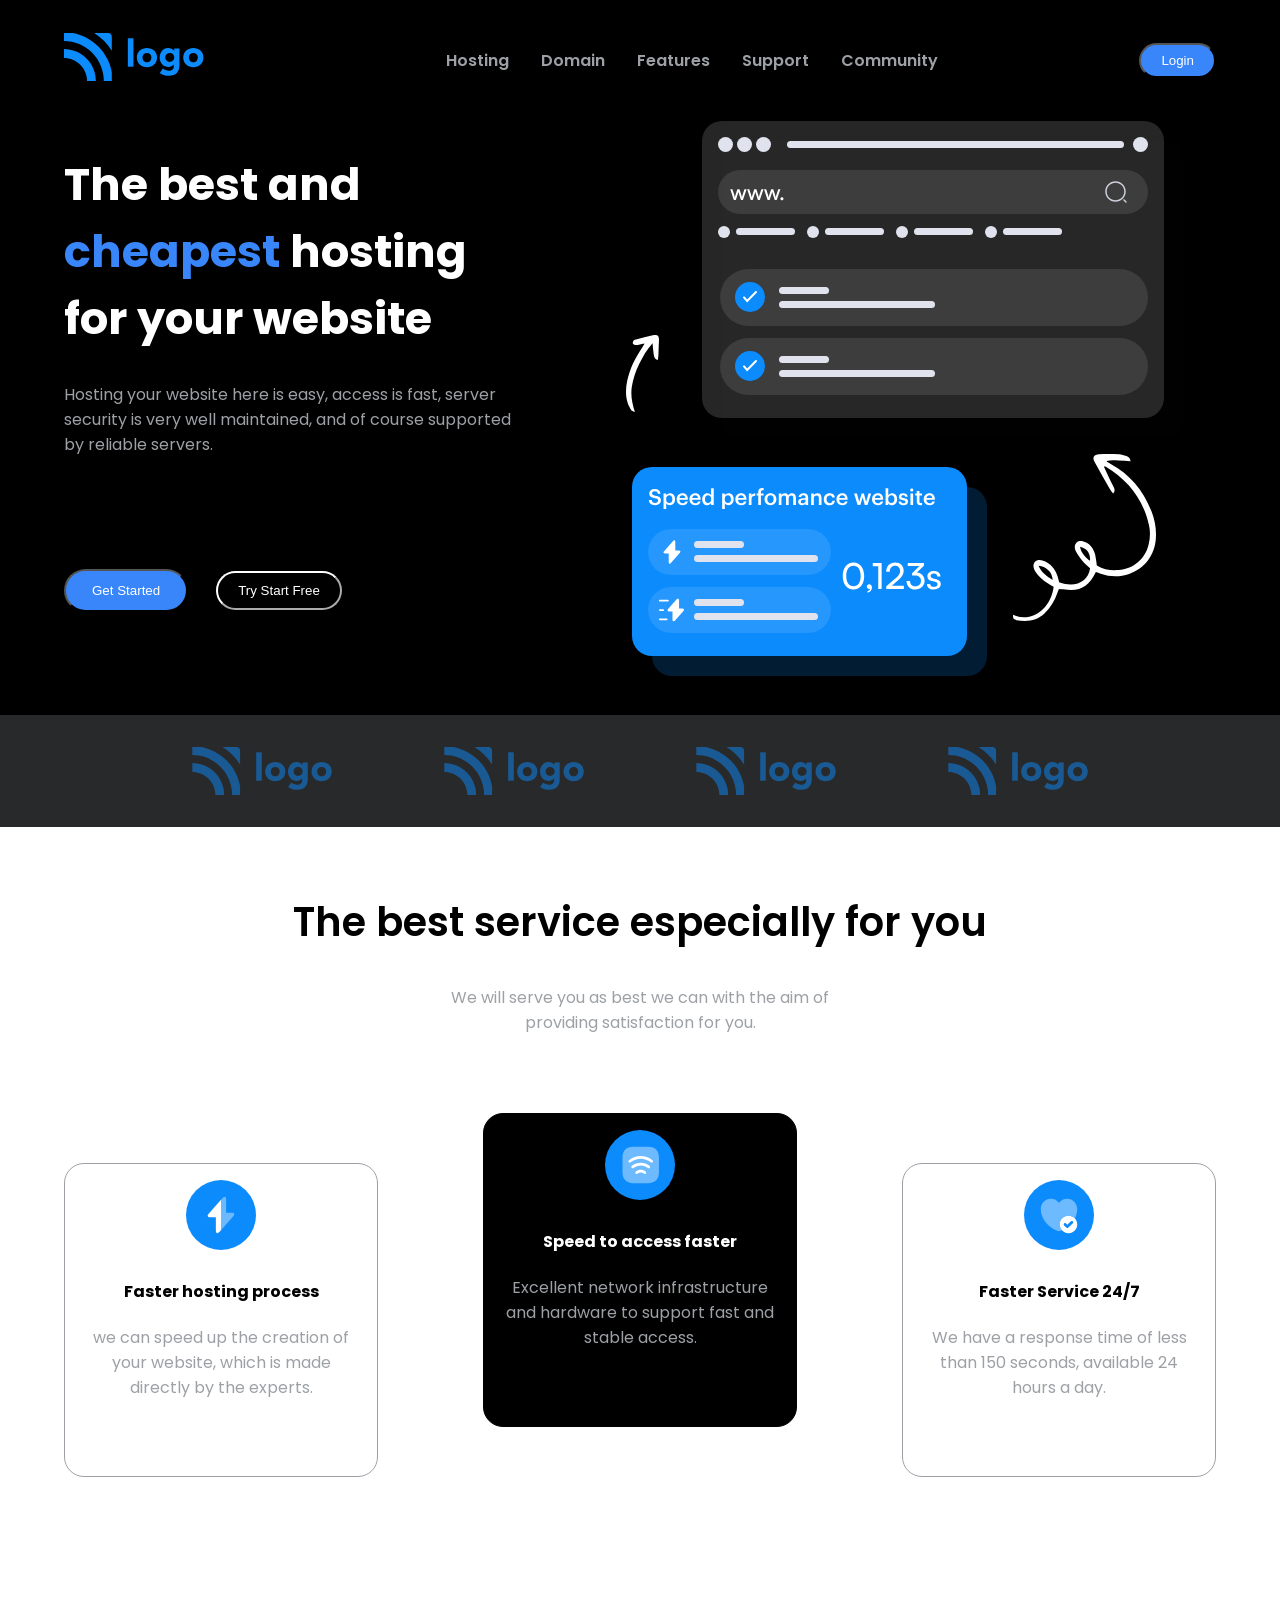
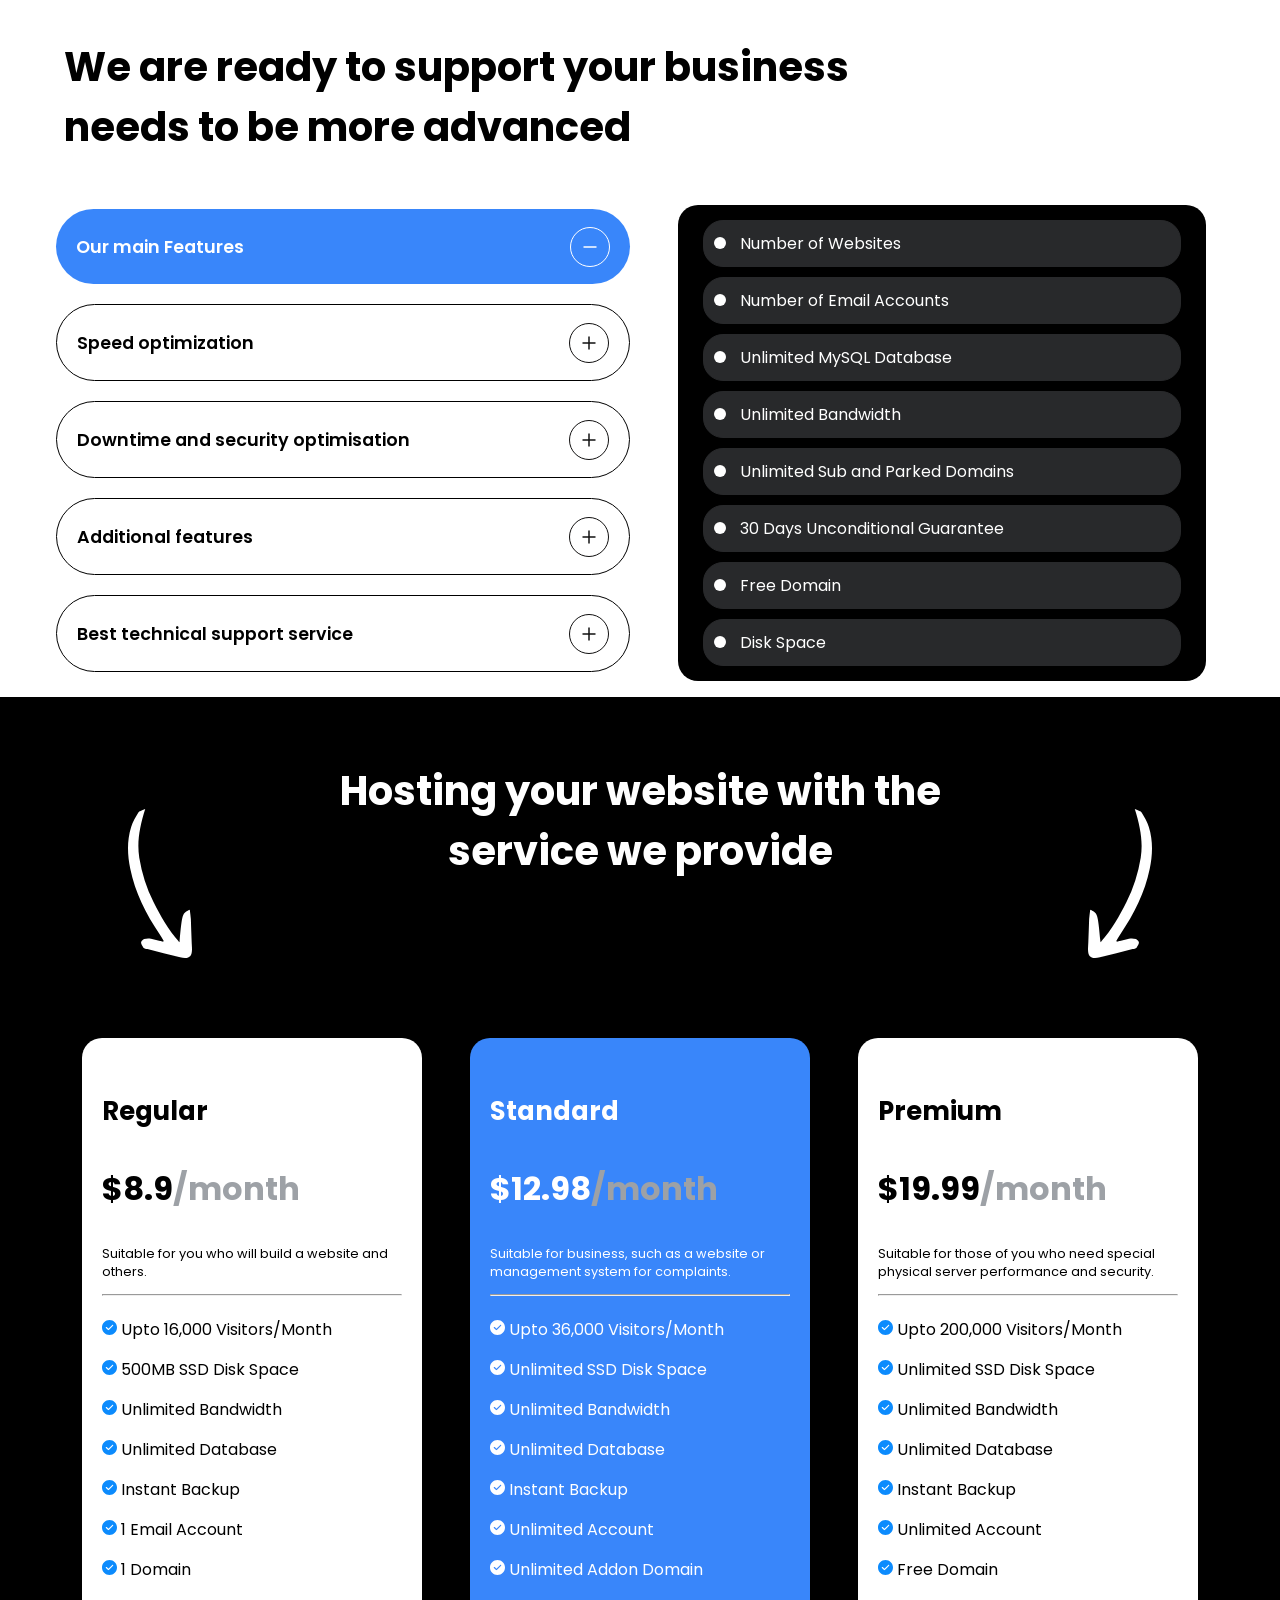
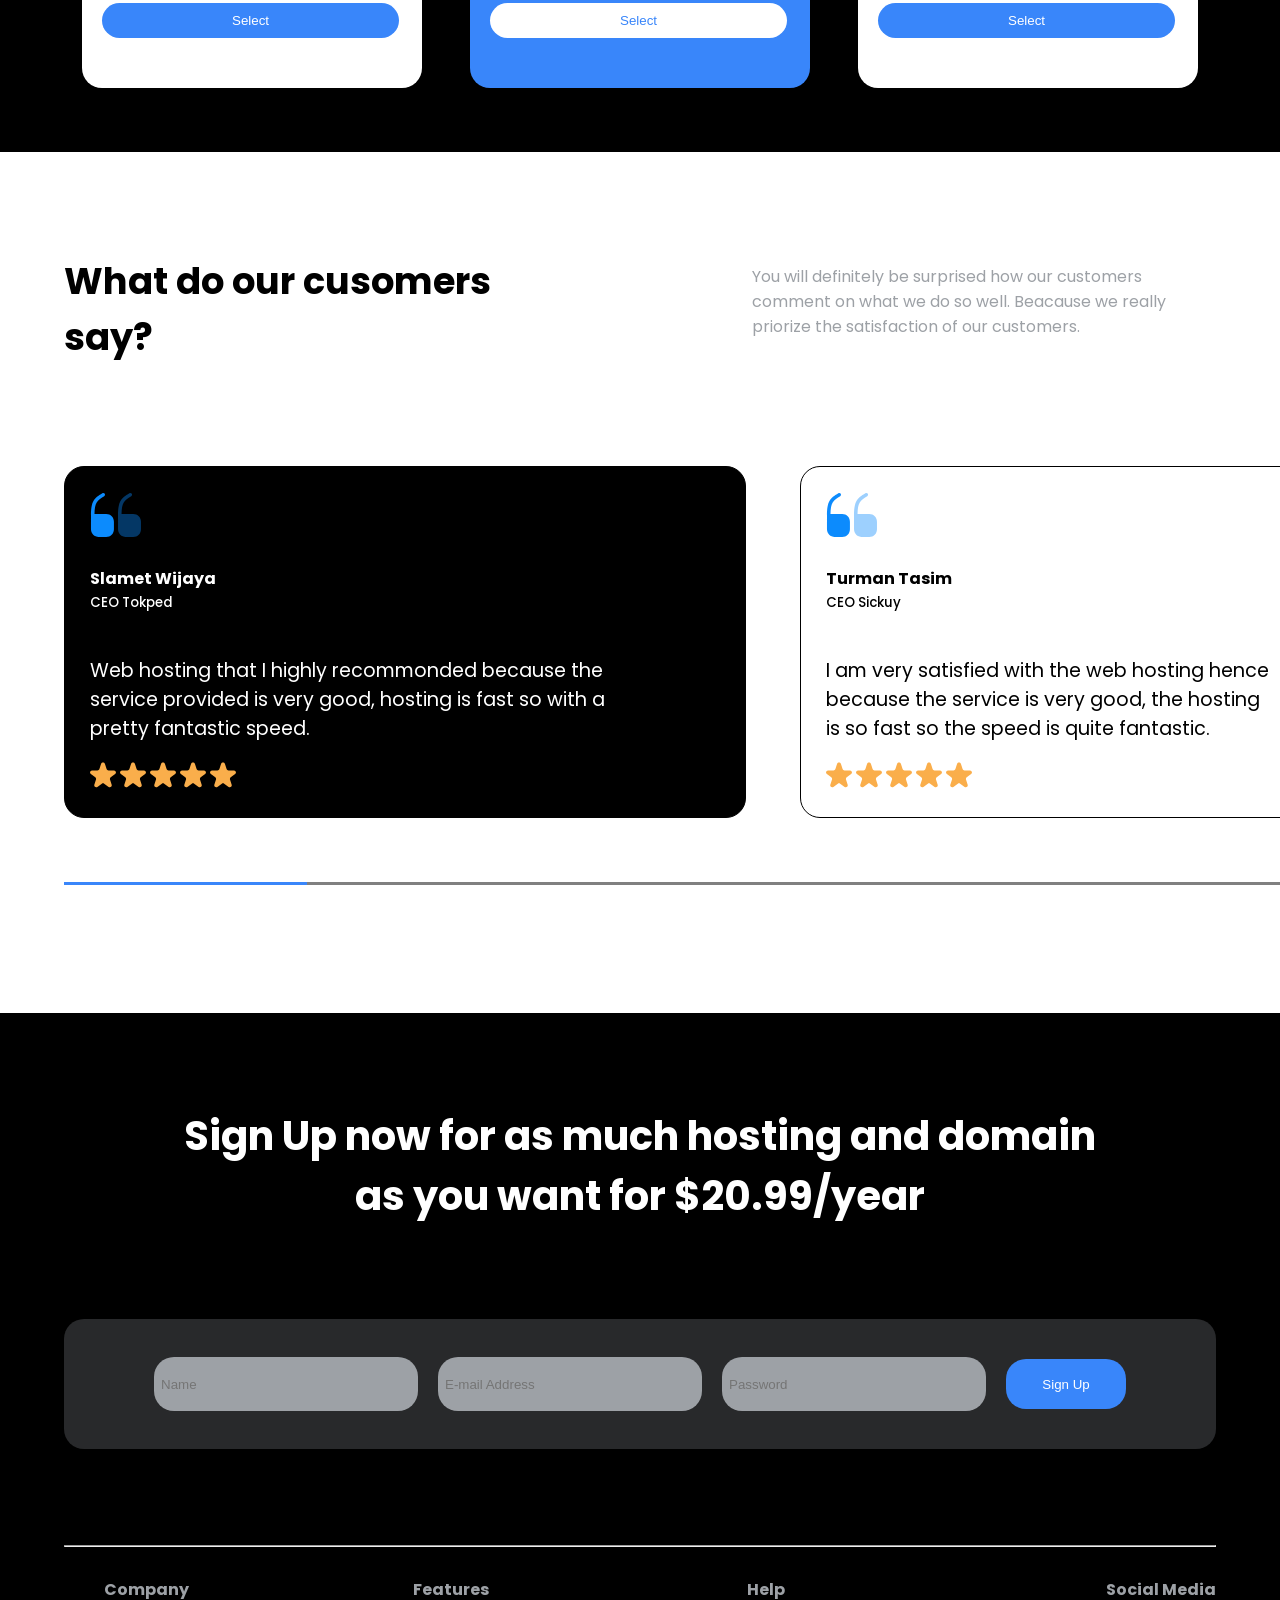
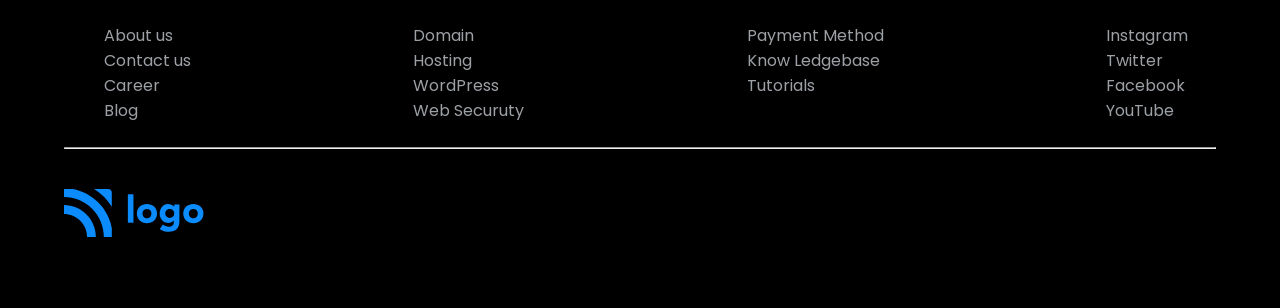
<file: Full Landing Page(HTML-CSS) Projects/02_Project- Hosting Site Landing Page/index.html>
<!DOCTYPE html>
<html lang="en">
  <head>
    <meta charset="UTF-8" />
    <meta http-equiv="X-UA-Compatible" content="IE=edge" />
    <meta name="viewport" content="width=device-width, initial-scale=1.0" />
    <title>Hosting Landing Page</title>
    <link rel="stylesheet" href="style.css" />
  </head>
  <body>
    <!-- Navbar -->

    <nav>
      <div>
        <img src="./Project-2 Hosting Site/assets/Logo.svg" alt="Logo" />
      </div>
      <div>
        <ul class="nav-li">
          <li>Hosting</li>
          <li>Domain</li>
          <li>Features</li>
          <li>Support</li>
          <li>Community</li>
        </ul>
      </div>
      <div>
        <button class="btn nav-btn">Login</button>
      </div>
    </nav>

    <!-- Banner Section -->

    <div class="banner">
      <div class="banner-left">
        <h1>
          The best and <span class="banner-span"> cheapest </span> hosting for
          your website
        </h1>
        <p class="banner-para">
          Hosting your website here is easy, access is fast, server security is
          very well maintained, and of course supported by reliable servers.
        </p>

        <div class="btn-div">
          <button class="banner-btn1">Get Started</button>
          <button class="banner-btn2">Try Start Free</button>
        </div>
      </div>

      <div class="banner-right">
        <img
          src="./Project-2 Hosting Site/assets/Illustrations/Group 238502.svg"
          alt="Banner Photo"
        />
      </div>
    </div>

    <!-- Logo Section -->

    <div class="logo-section">
      <img src="./Project-2 Hosting Site/assets/Logo-light.svg" alt="" />
      <img src="./Project-2 Hosting Site/assets/Logo-light.svg" alt="" />
      <img src="./Project-2 Hosting Site/assets/Logo-light.svg" alt="" />
      <img src="./Project-2 Hosting Site/assets/Logo-light.svg" alt="" />
    </div>

    <!-- Service Section -->

    <div class="service-section">
      <div class="service-up">
        <h2 class="service-h2">The best service especially for you</h2>
        <p class="service-para">
          We will serve you as best we can with the aim of providing
          satisfaction for you.
        </p>
      </div>
      <div class="service-down">
        <div class="service-fast">
          <img
            src="./Project-2 Hosting Site/assets/Icons/fast.svg"
            alt="Fast Logo"
            width="25%"
          />
          <h4 class="service-h4">Faster hosting process</h4>
          <p>
            we can speed up the creation of your website, which is made directly
            by the experts.
          </p>
        </div>
        <div class="service-speed">
          <img
            src="./Project-2 Hosting Site/assets/Icons/signal.svg"
            alt="Signal"
            width="25%"
          />
          <h4 class="service-h4">Speed to access faster</h4>
          <p>
            Excellent network infrastructure and hardware to support fast and
            stable access.
          </p>
        </div>
        <div class="service-heart">
          <img
            src="./Project-2 Hosting Site/assets/Icons/heart.svg"
            alt="Heart"
            width="25%"
          />
          <h4 class="service-h4">Faster Service 24/7</h4>
          <p>
            We have a response time of less than 150 seconds, available 24 hours
            a day.
          </p>
        </div>
      </div>
    </div>

    <!-- Feature Section -->

    <div class="feature-section">
      <h3 class="feature-h3">
        We are ready to support your business needs to be more advanced
      </h3>
      <div class="feature-flex">
        <div class="feature-left">
          <ul>
            <li>
              Our main Features
              <img
                src="./Project-2 Hosting Site/assets/Icons/Group 238511.svg"
                alt=""
              />
            </li>
            <li>
              Speed optimization
              <img
                src="./Project-2 Hosting Site/assets/Icons/Group 238512.svg"
                alt=""
              />
            </li>
            <li>
              Downtime and security optimisation
              <svg
                width="40"
                height="40"
                viewBox="0 0 40 40"
                fill="none"
                xmlns="http://www.w3.org/2000/svg"
              >
                <circle cx="20" cy="20" r="19.5" stroke="#111010" />
                <path
                  d="M26 20.75H14C13.59 20.75 13.25 20.41 13.25 20C13.25 19.59 13.59 19.25 14 19.25H26C26.41 19.25 26.75 19.59 26.75 20C26.75 20.41 26.41 20.75 26 20.75Z"
                  fill="#111010"
                />
                <path
                  d="M20 26.75C19.59 26.75 19.25 26.41 19.25 26V14C19.25 13.59 19.59 13.25 20 13.25C20.41 13.25 20.75 13.59 20.75 14V26C20.75 26.41 20.41 26.75 20 26.75Z"
                  fill="#111010"
                />
              </svg>
            </li>
            <li>
              Additional features
              <img
                src="./Project-2 Hosting Site/assets/Icons/Group 238512.svg"
                alt=""
              />
            </li>
            <li>
              Best technical support service
              <img
                src="./Project-2 Hosting Site/assets/Icons/Group 238512.svg"
                alt=""
              />
            </li>
          </ul>
        </div>
        <div class="feature-right">
          <ul class="feature-ul">
            <li><span class="dot"></span> Number of Websites</li>
            <li><span class="dot"></span> Number of Email Accounts</li>
            <li><span class="dot"></span> Unlimited MySQL Database</li>
            <li><span class="dot"></span> Unlimited Bandwidth</li>
            <li><span class="dot"></span> Unlimited Sub and Parked Domains</li>
            <li><span class="dot"></span> 30 Days Unconditional Guarantee</li>
            <li><span class="dot"></span> Free Domain</li>
            <li><span class="dot"></span> Disk Space</li>
          </ul>
        </div>
      </div>
    </div>

    <!-- Price Section -->

    <div class="price-section">
      <div class="price-up">
        <img
          class="arrow-left"
          src="./Project-2 Hosting Site/assets/Icons/arrow-left.svg"
          alt="Arrow Left"
        />
        <h2 class="price-h2">
          Hosting your website with the service we provide
        </h2>

        <img
          class="arrow-right"
          src="./Project-2 Hosting Site/assets/Icons/arrow-right.svg"
          alt="Arrow Right"
        />
      </div>
      <div class="price-down">
        <div class="price-1">
          <h4 class="price-h4">Regular</h4>
          <h3 class="price-h3">$8.9<span class="price-span">/month</span></h3>
          <p class="price-para">
            Suitable for you who will build a website and others.
          </p>
          <hr />
          <ul class="price-ul">
            <li>
              <img
                src="./Project-2 Hosting Site/assets/Icons/blue-tick.svg"
                alt="Blue Tick"
              />
              Upto 16,000 Visitors/Month
            </li>
            <li>
              <img
                src="./Project-2 Hosting Site/assets/Icons/blue-tick.svg"
                alt="Blue Tick"
              />
              500MB SSD Disk Space
            </li>
            <li>
              <img
                src="./Project-2 Hosting Site/assets/Icons/blue-tick.svg"
                alt="Blue Tick"
              />
              Unlimited Bandwidth
            </li>
            <li>
              <img
                src="./Project-2 Hosting Site/assets/Icons/blue-tick.svg"
                alt="Blue Tick"
              />
              Unlimited Database
            </li>
            <li>
              <img
                src="./Project-2 Hosting Site/assets/Icons/blue-tick.svg"
                alt="Blue Tick"
              />
              Instant Backup
            </li>
            <li>
              <img
                src="./Project-2 Hosting Site/assets/Icons/blue-tick.svg"
                alt="Blue Tick"
              />
              1 Email Account
            </li>
            <li>
              <img
                src="./Project-2 Hosting Site/assets/Icons/blue-tick.svg"
                alt="Blue Tick"
              />
              1 Domain
            </li>
          </ul>
          <button class="price-btn1">Select</button>
        </div>
        <div class="price-2">
          <h4 class="price-h4">Standard</h4>
          <h3 class="price-h3">$12.98<span class="price-span">/month</span></h3>
          <p class="price-para">
            Suitable for business, such as a website or management system for
            complaints.
          </p>
          <hr />
          <ul class="price-ul">
            <li>
              <img
                src="./Project-2 Hosting Site/assets/Icons/white-tick.svg"
                alt="White Tick"
              />
              Upto 36,000 Visitors/Month
            </li>
            <li>
              <img
                src="./Project-2 Hosting Site/assets/Icons/white-tick.svg"
                alt="White Tick"
              />
              Unlimited SSD Disk Space
            </li>
            <li>
              <img
                src="./Project-2 Hosting Site/assets/Icons/white-tick.svg"
                alt="White Tick"
              />
              Unlimited Bandwidth
            </li>
            <li>
              <img
                src="./Project-2 Hosting Site/assets/Icons/white-tick.svg"
                alt="White Tick"
              />
              Unlimited Database
            </li>
            <li>
              <img
                src="./Project-2 Hosting Site/assets/Icons/white-tick.svg"
                alt="White Tick"
              />
              Instant Backup
            </li>
            <li>
              <img
                src="./Project-2 Hosting Site/assets/Icons/white-tick.svg"
                alt="White Tick"
              />
              Unlimited Account
            </li>
            <li>
              <img
                src="./Project-2 Hosting Site/assets/Icons/white-tick.svg"
                alt="White Tick"
              />
              Unlimited Addon Domain
            </li>
          </ul>
          <button class="price-btn2">Select</button>
        </div>
        <div class="price-3">
          <h4 class="price-h4">Premium</h4>
          <h3 class="price-h3">$19.99<span class="price-span">/month</span></h3>
          <p class="price-para">
            Suitable for those of you who need special physical server
            performance and security.
          </p>
          <hr />
          <ul class="price-ul">
            <li>
              <img
                src="./Project-2 Hosting Site/assets/Icons/blue-tick.svg"
                alt="Blue Tick"
              />
              Upto 200,000 Visitors/Month
            </li>
            <li>
              <img
                src="./Project-2 Hosting Site/assets/Icons/blue-tick.svg"
                alt="Blue Tick"
              />
              Unlimited SSD Disk Space
            </li>
            <li>
              <img
                src="./Project-2 Hosting Site/assets/Icons/blue-tick.svg"
                alt="Blue Tick"
              />
              Unlimited Bandwidth
            </li>
            <li>
              <img
                src="./Project-2 Hosting Site/assets/Icons/blue-tick.svg"
                alt="Blue Tick"
              />
              Unlimited Database
            </li>
            <li>
              <img
                src="./Project-2 Hosting Site/assets/Icons/blue-tick.svg"
                alt="Blue Tick"
              />
              Instant Backup
            </li>
            <li>
              <img
                src="./Project-2 Hosting Site/assets/Icons/blue-tick.svg"
                alt="Blue Tick"
              />
              Unlimited Account
            </li>
            <li>
              <img
                src="./Project-2 Hosting Site/assets/Icons/blue-tick.svg"
                alt="Blue Tick"
              />
              Free Domain
            </li>
          </ul>
          <button class="price-btn1">Select</button>
        </div>
      </div>
    </div>

    <!-- Comment Section -->

    <div class="comment-section">
      <div class="comment-up">
        <h3 class="comment-h3">What do our cusomers say?</h3>
        <p class="comment-para">
          You will definitely be surprised how our customers comment on what we
          do so well. Beacause we really priorize the satisfaction of our
          customers.
        </p>
      </div>
      <div class="comment-down">
        <div class="comment1">
          <img
            src="./Project-2 Hosting Site/assets/Icons/vuesax/bulk/vuesax/bulk/Vector.svg"
            alt="Vector"
          />
          <img
            src="./Project-2 Hosting Site/assets/Icons/vuesax/bulk/vuesax/bulk/Vector-1.svg"
            alt="Vector Light"
          />
          <h4 class="comment-h4">Slamet Wijaya</h4>
          <h5 class="comment-h5">CEO Tokped</h5>
          <p class="comment-para1">
            Web hosting that I highly recommonded because the service provided
            is very good, hosting is fast so with a pretty fantastic speed.
          </p>
          <img
            src="./Project-2 Hosting Site/assets/Icons/Star.svg"
            alt="Star"
          />
          <img
            src="./Project-2 Hosting Site/assets/Icons/Star.svg"
            alt="Star"
          />
          <img
            src="./Project-2 Hosting Site/assets/Icons/Star.svg"
            alt="Star"
          />
          <img
            src="./Project-2 Hosting Site/assets/Icons/Star.svg"
            alt="Star"
          />
          <img
            src="./Project-2 Hosting Site/assets/Icons/Star.svg"
            alt="Star"
          />
        </div>
        <div class="comment2">
          <img
            src="./Project-2 Hosting Site/assets/Icons/vuesax/bulk/vuesax/bulk/Vector.svg"
            alt="Vector"
          />
          <img
            src="./Project-2 Hosting Site/assets/Icons/vuesax/bulk/vuesax/bulk/Vector-1.svg"
            alt="Vector Light"
          />
          <h4 class="comment-h4">Turman Tasim</h4>
          <h5 class="comment-h5">CEO Sickuy</h5>
          <p class="comment-para1">
            I am very satisfied with the web hosting hence because the service
            is very good, the hosting is so fast so the speed is quite
            fantastic.
          </p>
          <img
            src="./Project-2 Hosting Site/assets/Icons/Star.svg"
            alt="Star"
          />
          <img
            src="./Project-2 Hosting Site/assets/Icons/Star.svg"
            alt="Star"
          />
          <img
            src="./Project-2 Hosting Site/assets/Icons/Star.svg"
            alt="Star"
          />
          <img
            src="./Project-2 Hosting Site/assets/Icons/Star.svg"
            alt="Star"
          />
          <img
            src="./Project-2 Hosting Site/assets/Icons/Star.svg"
            alt="Star"
          />
        </div>
      </div>
      <div class="bar">
        <div class="line"></div>
      </div>
    </div>

    <!-- Footer Section -->

    <footer>
      <h2 class="footer-h2">
        Sign Up now for as much hosting and domain as you want for $20.99/year
      </h2>
      <div class="form">
        <input type="text" placeholder="Name" />
        <input type="email" placeholder="E-mail Address" />
        <input type="password" placeholder="Password" />
        <button>Sign Up</button>
      </div>

      <hr />

      <div class="items">
        <div class="item-flex">
          <ul>
            <li><h4>Company</h4></li>
            <li>About us</li>
            <li>Contact us</li>
            <li>Career</li>
            <li>Blog</li>
          </ul>
        </div>
        <div class="item-flex">
          <ul>
            <li><h4>Features</h4></li>
            <li>Domain</li>
            <li>Hosting</li>
            <li>WordPress</li>
            <li>Web Securuty</li>
          </ul>
        </div>
        <div class="item-flex">
          <ul>
            <li><h4>Help</h4></li>
            <li>Payment Method</li>
            <li>Know Ledgebase</li>
            <li>Tutorials</li>
          </ul>
        </div>
        <div class="item-flex">
          <ul>
            <li><h4>Social Media</h4></li>
            <li>Instagram</li>
            <li>Twitter</li>
            <li>Facebook</li>
            <li>YouTube</li>
          </ul>
        </div>
      </div>

      <hr>

      <img class="footer-logo" src="./Project-2 Hosting Site/assets/Logo.svg" alt="Logo">

    </footer>
  </body>
</html>
</file>
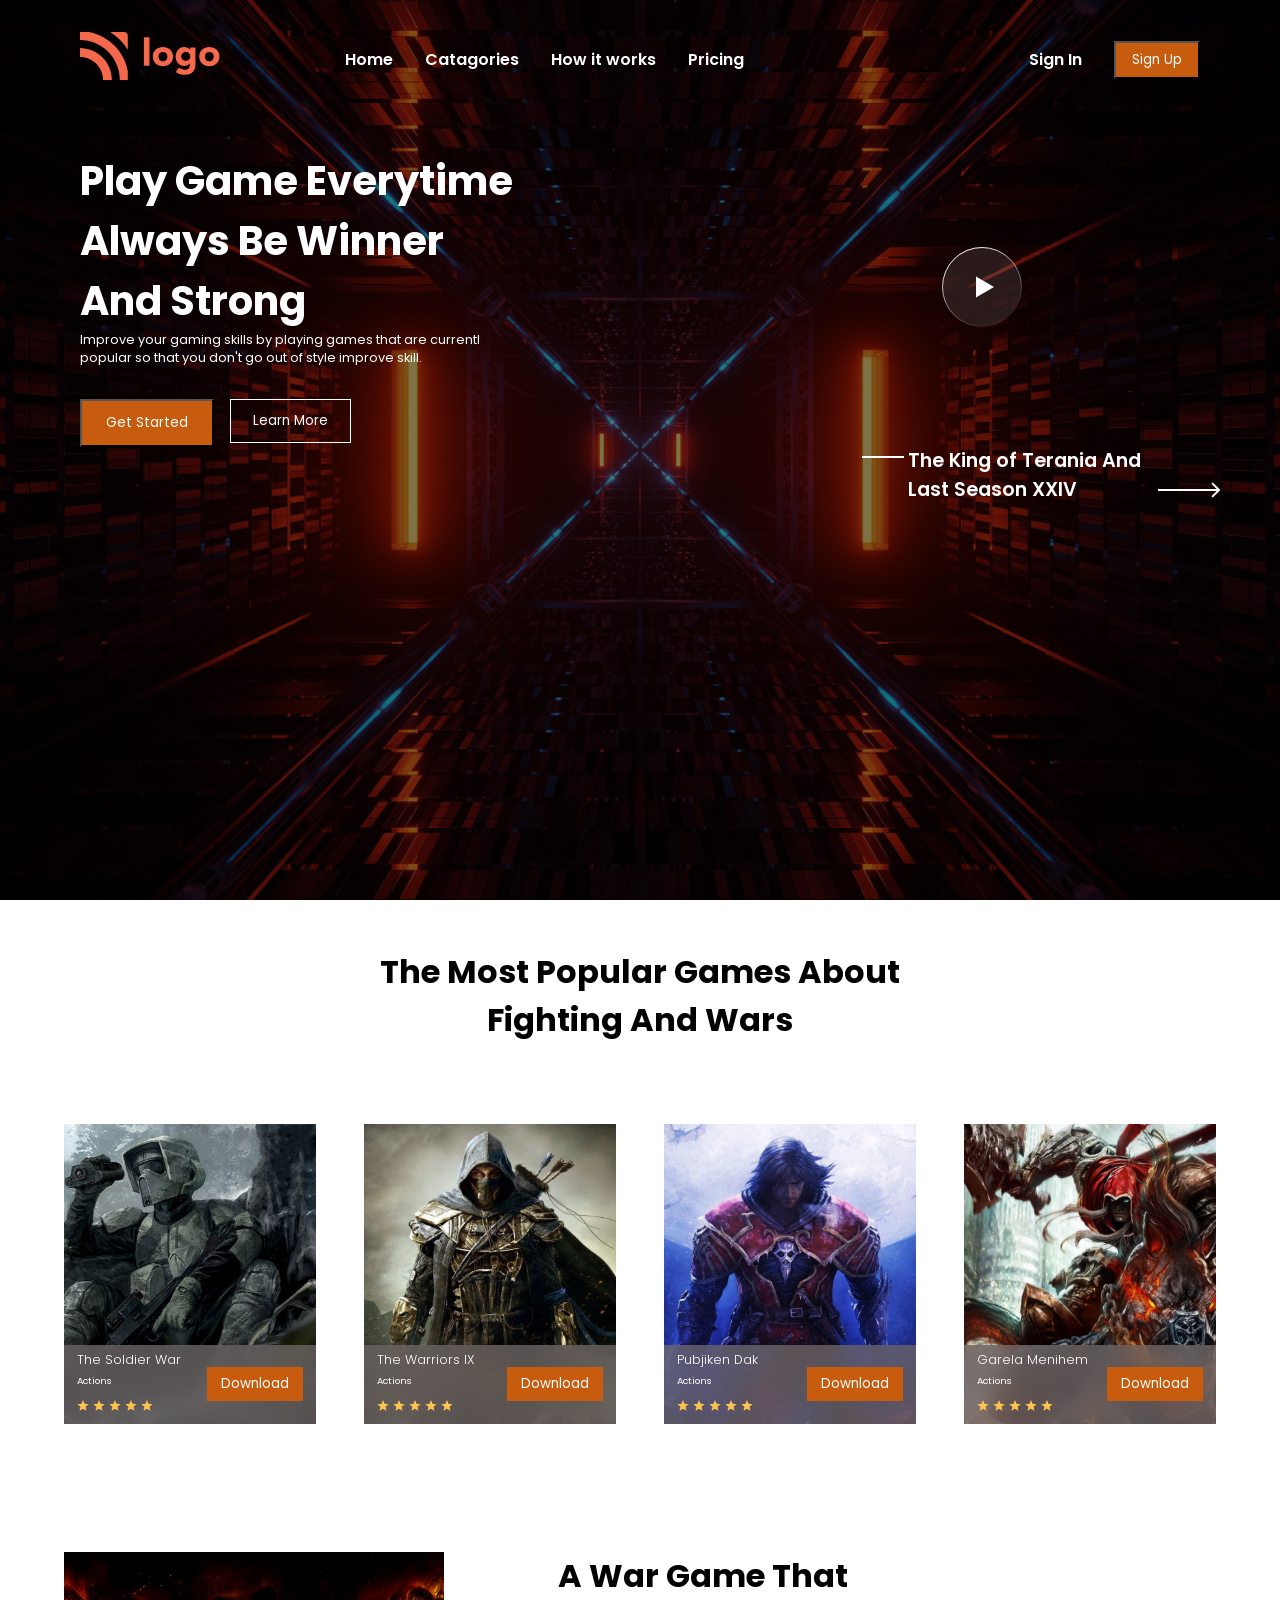
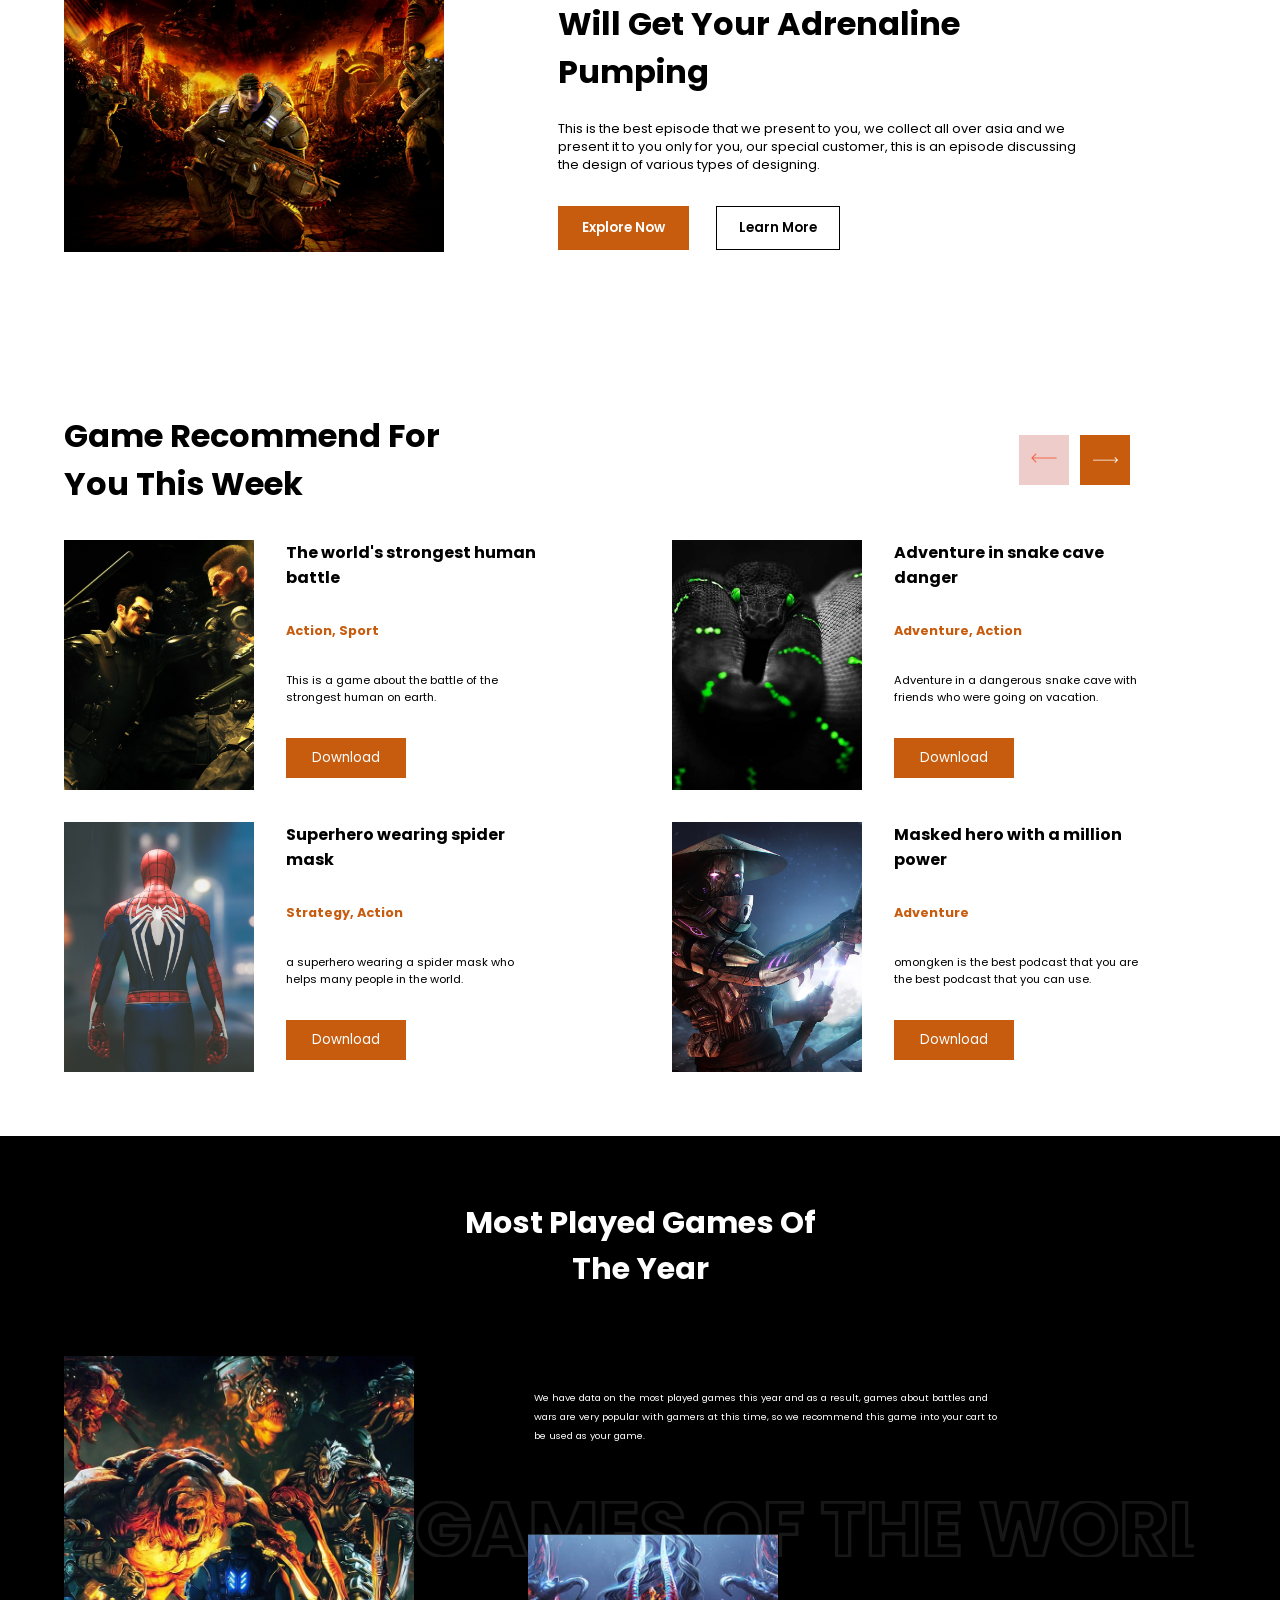
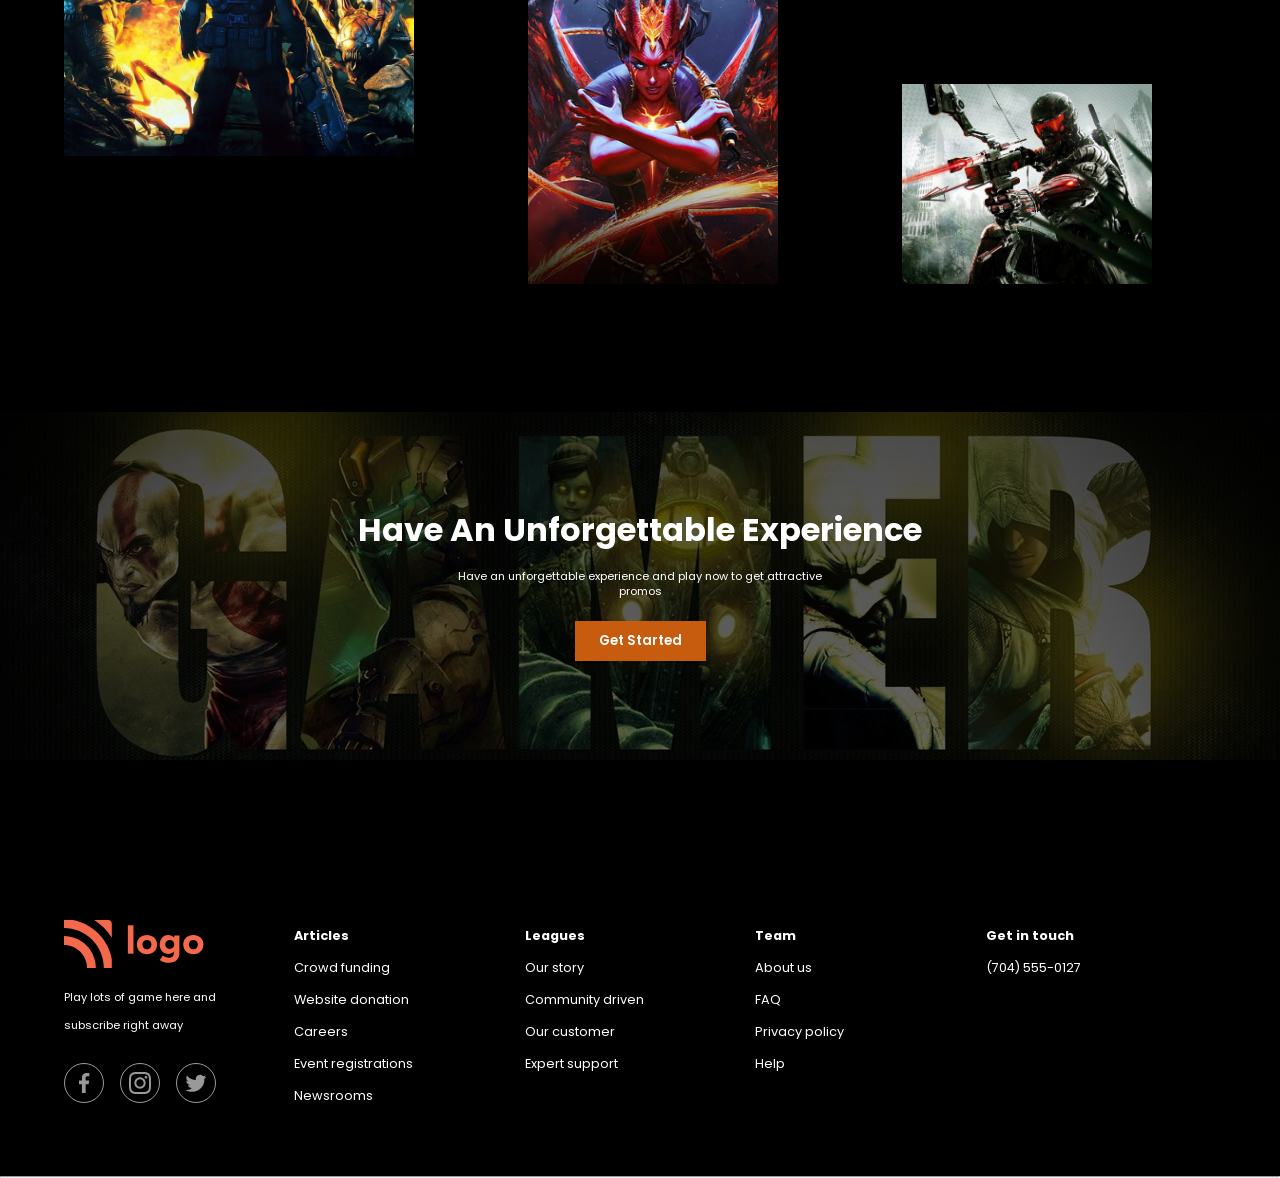
<file: Full Landing Page(HTML-CSS) Projects/03_Project- Gaming Landing Page/index.html>
<!DOCTYPE html>
<html lang="en">
  <head>
    <meta charset="UTF-8" />
    <meta http-equiv="X-UA-Compatible" content="IE=edge" />
    <meta name="viewport" content="width=device-width, initial-scale=1.0" />
    <title>Gaming Landing Page</title>
    <link rel="stylesheet" href="style.css" />
  </head>
  <body>
    <!--Header and Navbar-->

    <header>
      <!-- Navbar -->

      <nav>
        <div>
          <img
            src="./Project 3- Gaming Landing Page/Assets/Icons/Logo.svg"
            alt="Logo"
          />
        </div>
        <div>
          <ul class="nav-ul2">
            <li>Home</li>
            <li>Catagories</li>
            <li>How it works</li>
            <li>Pricing</li>
          </ul>
        </div>
        <div>
          <ul class="nav-ul3">
            <li>Sign In</li>
            <li><button class="nav-btn">Sign Up</button></li>
          </ul>
        </div>
      </nav>

      <!-- Header Banner -->

      <div class="header-banner">
        <div class="header-left">
          <h1>Play Game Everytime Always Be Winner And Strong</h1>
          <p class="header-para">
            Improve your gaming skills by playing games that are currentl
            popular so that you don't go out of style improve skill.
          </p>
          <button class="header-btn1">Get Started</button>
          <button class="header-btn2">Learn More</button>
        </div>
        <div class="header-right">
          <img
            class="play-btn"
            src="./Project 3- Gaming Landing Page/Assets/Icons/playButton.svg"
            alt="play Button"
          />
          <div class="header-right-div">
            <img
              class="dash"
              src="./Project 3- Gaming Landing Page/Assets/Icons/dash.svg"
              alt="Dash"
            />
            <h4 class="header-h4">The King of Terania And Last Season XXIV</h4>
            <img
              class="right-arrow"
              src="./Project 3- Gaming Landing Page/Assets/Icons/rightArrow.svg"
              alt="Right Arrow"
            />
          </div>
        </div>
      </div>
    </header>

    <!-- Popular Games Section -->

    <div class="game-section">
      <div class="game-up">
        <h2 class="game-h2">The Most Popular Games About Fighting And Wars</h2>
      </div>
      <div class="game-down">
        <div class="game-1 games">
          <div class="game-info">
            <div class="game-details">
              <h2 class="game-title">The Soldier War</h2>
              <p class="game-category">Actions</p>
              <div class="star">
                <img
                  src="./Project 3- Gaming Landing Page/Assets/Icons/Star 1.svg"
                  alt=""
                />
                <img
                  src="./Project 3- Gaming Landing Page/Assets/Icons/Star 1.svg"
                  alt=""
                />
                <img
                  src="./Project 3- Gaming Landing Page/Assets/Icons/Star 1.svg"
                  alt=""
                />
                <img
                  src="./Project 3- Gaming Landing Page/Assets/Icons/Star 1.svg"
                  alt=""
                />
                <img
                  src="./Project 3- Gaming Landing Page/Assets/Icons/Star 1.svg"
                  alt=""
                />
              </div>
            </div>
            <div class="game-download">
              <button type="button" class="download">Download</button>
            </div>
          </div>
        </div>
        <div class="game-2 games">
          <div class="game-info">
            <div class="game-details">
              <h2 class="game-title">The Warriors IX</h2>
              <p class="game-category">Actions</p>
              <div class="star">
                <img
                  src="./Project 3- Gaming Landing Page/Assets/Icons/Star 1.svg"
                  alt=""
                />
                <img
                  src="./Project 3- Gaming Landing Page/Assets/Icons/Star 1.svg"
                  alt=""
                />
                <img
                  src="./Project 3- Gaming Landing Page/Assets/Icons/Star 1.svg"
                  alt=""
                />
                <img
                  src="./Project 3- Gaming Landing Page/Assets/Icons/Star 1.svg"
                  alt=""
                />
                <img
                  src="./Project 3- Gaming Landing Page/Assets/Icons/Star 1.svg"
                  alt=""
                />
              </div>
            </div>
            <div class="game-download">
              <button type="button" class="download">Download</button>
            </div>
          </div>
        </div>
        <div class="game-3 games">
          <div class="game-info">
            <div class="game-details">
              <h2 class="game-title">Pubjiken Dak</h2>
              <p class="game-category">Actions</p>
              <div class="star">
                <img
                  src="./Project 3- Gaming Landing Page/Assets/Icons/Star 1.svg"
                  alt=""
                />
                <img
                  src="./Project 3- Gaming Landing Page/Assets/Icons/Star 1.svg"
                  alt=""
                />
                <img
                  src="./Project 3- Gaming Landing Page/Assets/Icons/Star 1.svg"
                  alt=""
                />
                <img
                  src="./Project 3- Gaming Landing Page/Assets/Icons/Star 1.svg"
                  alt=""
                />
                <img
                  src="./Project 3- Gaming Landing Page/Assets/Icons/Star 1.svg"
                  alt=""
                />
              </div>
            </div>
            <div class="game-download">
              <button type="button" class="download">Download</button>
            </div>
          </div>
        </div>
        <div class="game-4 games">
          <div class="game-info">
            <div class="game-details">
              <h2 class="game-title">Garela Menihem</h2>
              <p class="game-category">Actions</p>
              <div class="star">
                <img
                  src="./Project 3- Gaming Landing Page/Assets/Icons/Star 1.svg"
                  alt=""
                />
                <img
                  src="./Project 3- Gaming Landing Page/Assets/Icons/Star 1.svg"
                  alt=""
                />
                <img
                  src="./Project 3- Gaming Landing Page/Assets/Icons/Star 1.svg"
                  alt=""
                />
                <img
                  src="./Project 3- Gaming Landing Page/Assets/Icons/Star 1.svg"
                  alt=""
                />
                <img
                  src="./Project 3- Gaming Landing Page/Assets/Icons/Star 1.svg"
                  alt=""
                />
              </div>
            </div>
            <div class="game-download">
              <button type="button" class="download">Download</button>
            </div>
          </div>
        </div>
      </div>
    </div>

    <!-- War Game -->

    <div class="war-game">
      <div class="war-left">
        <div class="war-image"></div>
      </div>
      <div class="war-right">
        <h2 class="war-h2">
          A War Game That <br />
          Will Get Your Adrenaline <br />
          Pumping
        </h2>
        <p class="war-para">
          This is the best episode that we present to you, we collect all over
          asia and we present it to you only for you, our special customer, this
          is an episode discussing the design of various types of designing.
        </p>
        <button class="war-btn1">Explore Now</button>
        <button class="war-btn2">Learn More</button>
      </div>
    </div>

    <!-- Game Recommend Section -->

    <div class="game-recommend">
      <div class="recommend-up">
        <div>
          <h2 class="recommends-h2">Game Recommend For You This Week</h2>
        </div>
        <div class="recommend-arrow">
          <div class="arrow-left">
            <img
              src="./Project 3- Gaming Landing Page/Assets/Icons/leftArrow.svg"
              alt="Left Arrow"
            />
          </div>
          <div class="arrow-right">
            <img
              src="./Project 3- Gaming Landing Page/Assets/Icons/rightArrow.svg"
              alt="Right Arrow"
              width="50%"
            />
          </div>
        </div>
      </div>
      <div class="recommend-down">
        <div class="recommend">
          <div class="recommend-bg bg1"></div>
          <div class="recommend-details">
            <h2 class="recommend-h2">The world's strongest human battle</h2>
            <h3 class="recommend-h3">Action, Sport</h3>
            <p class="recommend-para">
              This is a game about the battle of the strongest human on earth.
            </p>
            <button class="recommend-btn">Download</button>
          </div>
        </div>
        <div class="recommend">
          <div class="recommend-bg bg2"></div>
          <div class="recommend-details">
            <h2 class="recommend-h2">Adventure in snake cave danger</h2>
            <h3 class="recommend-h3">Adventure, Action</h3>
            <p class="recommend-para">
              Adventure in a dangerous snake cave with friends who were going on
              vacation.
            </p>
            <button class="recommend-btn">Download</button>
          </div>
        </div>
        <div class="recommend">
          <div class="recommend-bg bg3"></div>
          <div class="recommend-details">
            <h2 class="recommend-h2">Superhero wearing spider mask</h2>
            <h3 class="recommend-h3">Strategy, Action</h3>
            <p class="recommend-para">
              a superhero wearing a spider mask who helps many people in the
              world.
            </p>
            <button class="recommend-btn">Download</button>
          </div>
        </div>
        <div class="recommend">
          <div class="recommend-bg bg4"></div>
          <div class="recommend-details">
            <h2 class="recommend-h2">Masked hero with a million power</h2>
            <h3 class="recommend-h3">Adventure</h3>
            <p class="recommend-para">
              omongken is the best podcast that you are the best podcast that
              you can use.
            </p>
            <button class="recommend-btn">Download</button>
          </div>
        </div>
      </div>
    </div>

    <!-- Most Played Games of the Year Section -->

    <div class="most-played">
      <div class="played-up">
        <h2 class="played-h2">Most Played Games Of The Year</h2>
      </div>
      <div class="played-down">
        <div class="played-img1"></div>
        <p class="played-para">
          We have data on the most played games this year and as a result, games
          about battles and wars are very popular with gamers at this time, so
          we recommend this game into your cart to be used as your game.
        </p>
        <div class="played-bg">
          <img
            src="./Project 3- Gaming Landing Page/Assets/Icons/GAMES OF THE WORLD.svg"
            alt=""
            width="90%"
          />
        </div>
        <div class="played-bg"></div>
        <div class="played-img2"></div>
        <div class="played-img3"></div>
      </div>
    </div>

    <!-- Gamer Background Section -->
    <div class="gamer">
      <div class="gamer-bg">
        <div class="gamer-details">
          <h2 class="gamer-h2">Have An Unforgettable Experience</h2>
          <p class="gamer-para">
            Have an unforgettable experience and play now to get attractive
            promos
          </p>
          <button class="gamer-btn">Get Started</button>
        </div>
      </div>
    </div>

    <!-- Footer Section -->

    <footer>
      <div class="footer-1">
        <img
          class="footer-image"
          src="./Project 3- Gaming Landing Page/Assets/Icons/Logo.svg"
          alt="Logo"
          
        />
        <p class="footer-para">
          Play lots of game here and subscribe right away
        </p>
        <div class="social">
          <img
            src="./Project 3- Gaming Landing Page/Assets/Icons/facebook.svg"
            alt=""
            class="fb"
          /><img
            src="./Project 3- Gaming Landing Page/Assets/Icons/instagram.svg"
            alt=""
            class="insta"
          /><img
            src="./Project 3- Gaming Landing Page/Assets/Icons/twitter.svg"
            alt=""
            class="twitter"
          />
        </div>
      </div>
      <div>
        <ul>
          <li><h4 class="footer-h4">Articles</h4></li>
          <li>Crowd funding</li>
          <li>Website donation</li>
          <li>Careers</li>
          <li>Event registrations</li>
          <li>Newsrooms</li>
        </ul>
      </div>
      <div>
        <ul>
          <li><h4 class="footer-h4">Leagues</h4></li>
          <li>Our story</li>
          <li>Community driven</li>
          <li>Our customer</li>
          <li>Expert support</li>
        </ul>
      </div>
      <div>
        <ul>
          <li><h4 class="footer-h4">Team</h4></li>
          <li>About us</li>
          <li>FAQ</li>
          <li>Privacy policy</li>
          <li>Help</li>
        </ul>
      </div>
      <div>
        <ul>
          <li><h4 class="footer-h4">Get in touch</h4></li>
          <li>(704) 555-0127</li>
        </ul>
      </div>
      
    </footer>

    <hr>
  </body>
</html>
</file>
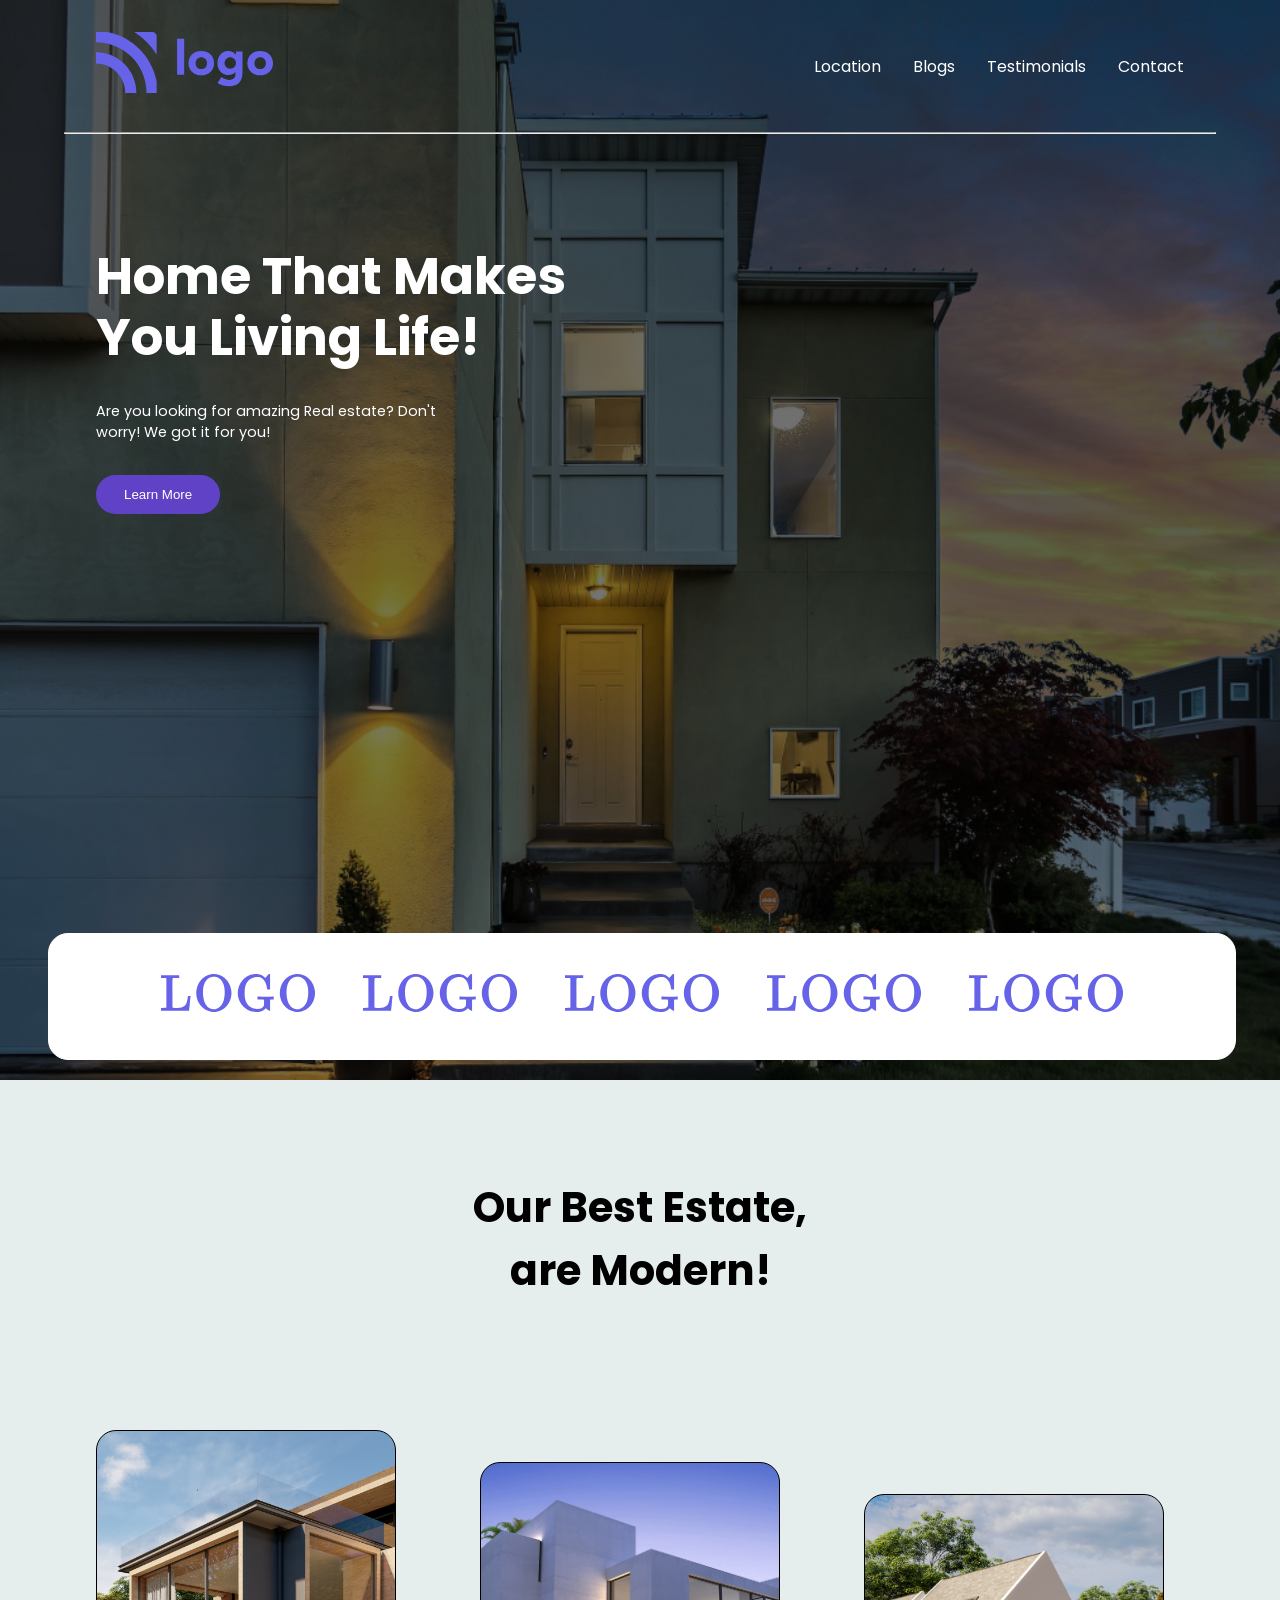
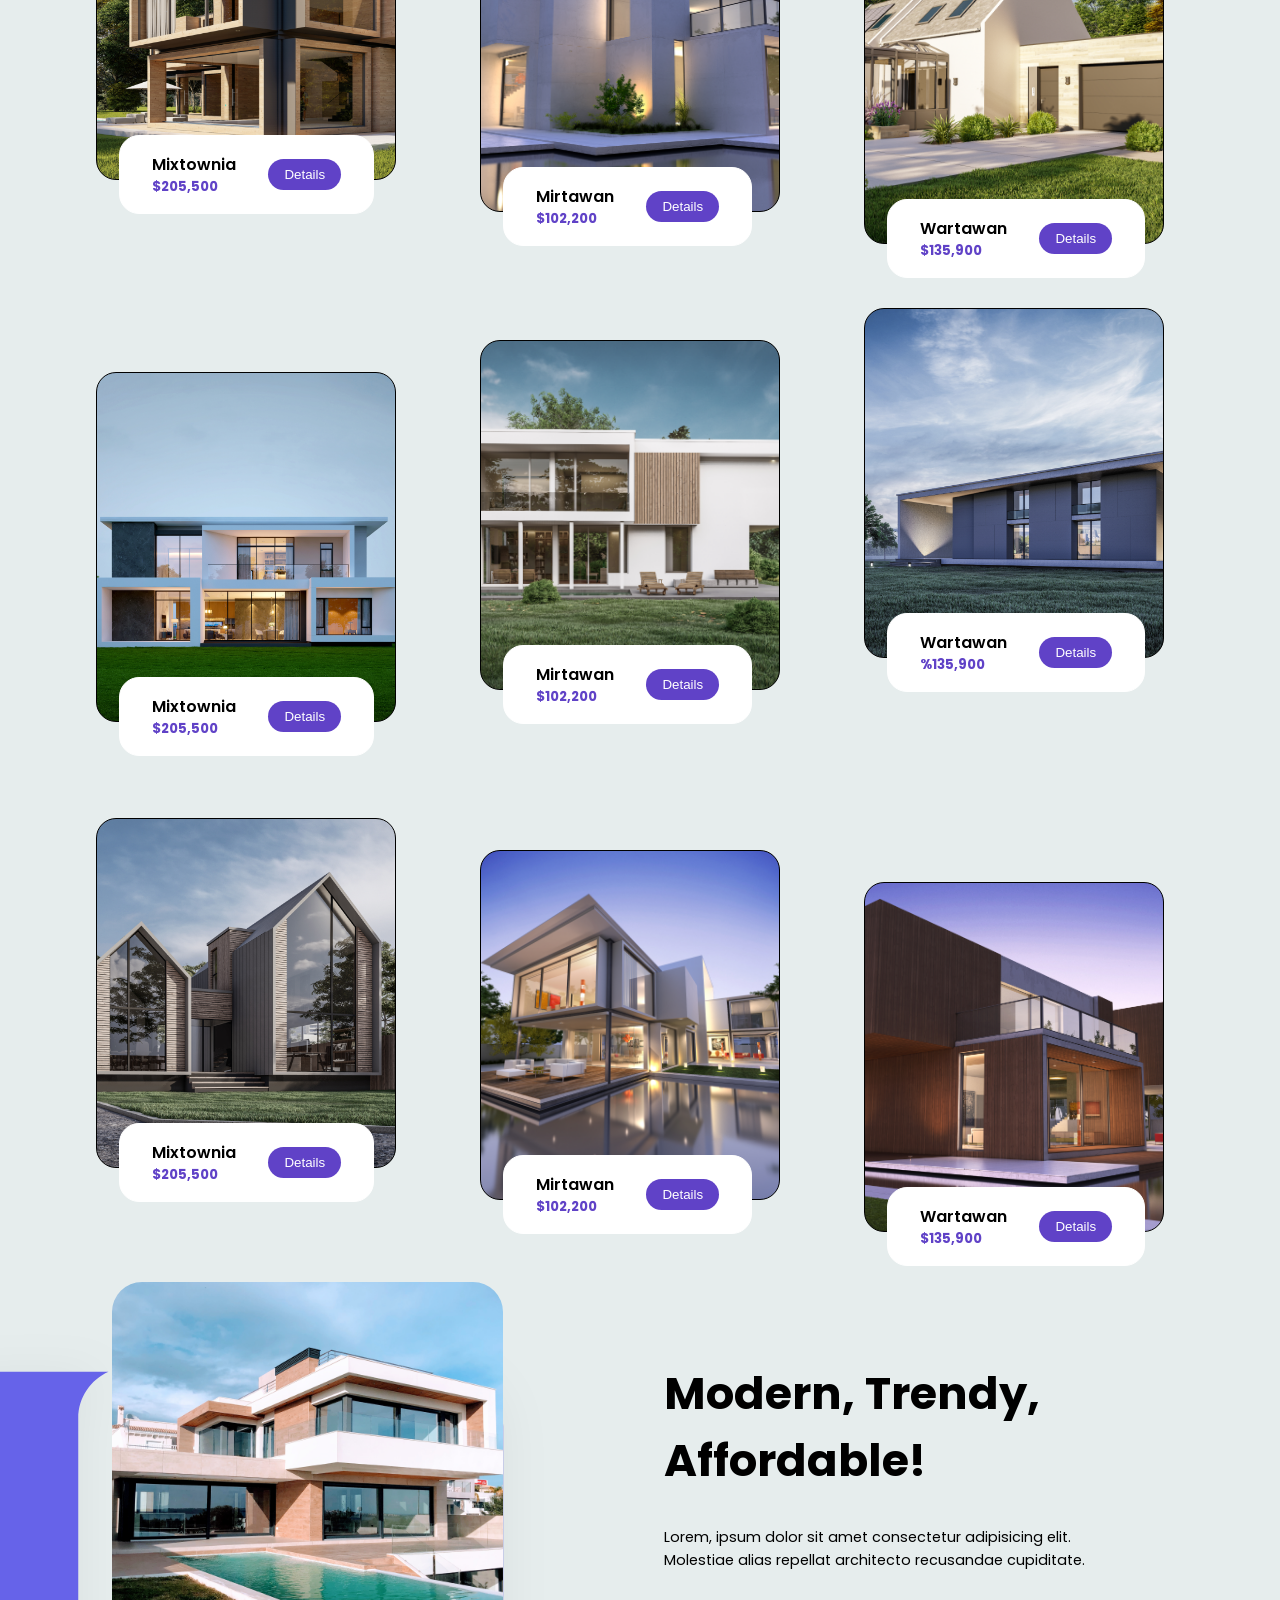
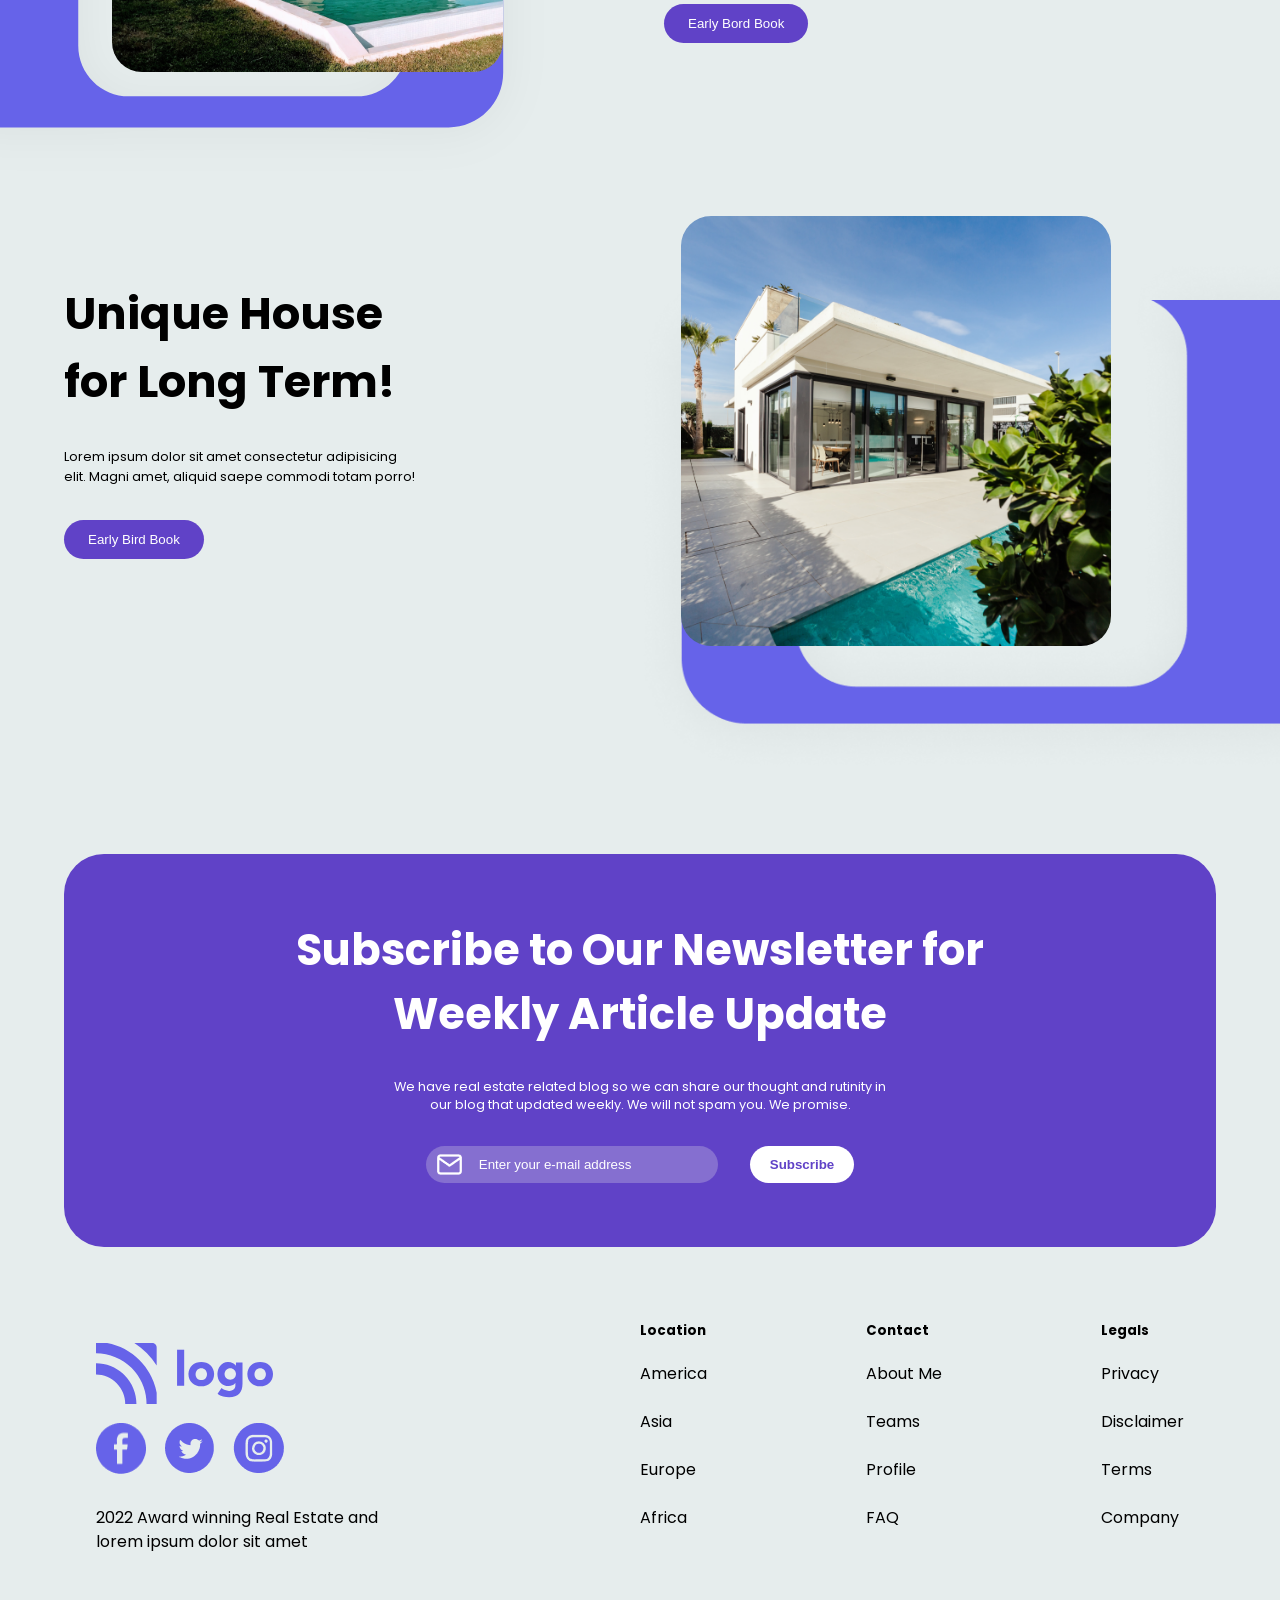
<file: Full Landing Page(HTML-CSS) Projects/04_Project- Real Estate Landing Page/index.html>
<!DOCTYPE html>
<html lang="en">
  <head>
    <meta charset="UTF-8" />
    <meta http-equiv="X-UA-Compatible" content="IE=edge" />
    <meta name="viewport" content="width=device-width, initial-scale=1.0" />
    <title>Real Estate Homepage</title>
    <link rel="stylesheet" href="style.css" />
  </head>

  <body>
    <!-- Navbar and Home Banner Page -->

    <header>
      <nav>
        <div class="nav-logo">
          <img src="./Icons/Logo.svg" alt="Logo" />
        </div>
        <div class="nav-items">
          <ul>
            <li>Location</li>
            <li>Blogs</li>
            <li>Testimonials</li>
            <li>Contact</li>
          </ul>
        </div>
      </nav>
      <div class="hr">
        <hr />
      </div>
      <div class="header-details">
        <h1>Home That Makes You Living Life!</h1>
        <p class="header-para">
          Are you looking for amazing Real estate? Don't worry! We got it for
          you!
        </p>
        <button class="header-btn">Learn More</button>
      </div>
    </header>

    <!-- Logo Name Section -->

    <div class="logo-name">
      <ul>
        <li>
          <img src="./Icons/logoName.svg" alt="Logo Name" />
        </li>
        <li>
          <img src="./Icons/logoName.svg" alt="Logo Name" />
        </li>
        <li>
          <img src="./Icons/logoName.svg" alt="Logo Name" />
        </li>
        <li>
          <img src="./Icons/logoName.svg" alt="Logo Name" />
        </li>
        <li>
          <img src="./Icons/logoName.svg" alt="Logo Name" />
        </li>
      </ul>
    </div>

    <!-- Multiple Home Photo Section -->

    <div class="home">
      <div>
        <h2 class="home-h2">Our Best Estate, are Modern!</h2>
      </div>

      <div class="home-down">
        <div class="home1 card">
          <div class="home-details">
            <div>
              <h4 class="home-h4">Mixtownia</h4>
              <h5 class="home-h5">$205,500</h5>
            </div>
            <div>
              <button class="home-btn">Details</button>
            </div>
          </div>
        </div>
        <div class="home2 card">
          <div class="home-details">
            <div>
              <h4 class="home-h4">Mirtawan</h4>
              <h5 class="home-h5">$102,200</h5>
            </div>
            <div>
              <button class="home-btn">Details</button>
            </div>
          </div>
        </div>
        <div class="home3 card">
          <div class="home-details">
            <div>
              <h4 class="home-h4">Wartawan</h4>
              <h5 class="home-h5">$135,900</h5>
            </div>
            <div>
              <button class="home-btn">Details</button>
            </div>
          </div>
        </div>
        <div class="home4 card">
          <div class="home-details">
            <div>
              <h4 class="home-h4">Mixtownia</h4>
              <h5 class="home-h5">$205,500</h5>
            </div>
            <div>
              <button class="home-btn">Details</button>
            </div>
          </div>
        </div>
        <div class="home5 card">
          <div class="home-details">
            <div>
              <h4 class="home-h4">Mirtawan</h4>
              <h5 class="home-h5">$102,200</h5>
            </div>
            <div>
              <button class="home-btn">Details</button>
            </div>
          </div>
        </div>
        <div class="home6 card">
          <div class="home-details">
            <div>
              <h4 class="home-h4">Wartawan</h4>
              <h5 class="home-h5">%135,900</h5>
            </div>
            <div>
              <button class="home-btn">Details</button>
            </div>
          </div>
        </div>
        <div class="home7 card">
          <div class="home-details">
            <div>
              <h4 class="home-h4">Mixtownia</h4>
              <h5 class="home-h5">$205,500</h5>
            </div>
            <div>
              <button class="home-btn">Details</button>
            </div>
          </div>
        </div>
        <div class="home8 card">
          <div class="home-details">
            <div>
              <h4 class="home-h4">Mirtawan</h4>
              <h5 class="home-h5">$102,200</h5>
            </div>
            <div>
              <button class="home-btn">Details</button>
            </div>
          </div>
        </div>
        <div class="home9 card">
          <div class="home-details">
            <div>
              <h4 class="home-h4">Wartawan</h4>
              <h5 class="home-h5">$135,900</h5>
            </div>
            <div>
              <button class="home-btn">Details</button>
            </div>
          </div>
        </div>
      </div>
    </div>

    <!-- Modern Trendy Affordable Section -->

    <div class="trendy">
      <div class="trendy-left">
        <div class="trendy-bg">
          <svg
            class="svg1"
            width="705"
            height="576"
            viewBox="0 0 705 576"
            fill="none"
            xmlns="http://www.w3.org/2000/svg"
          >
            <g filter="url(#filter0_d_8_281)">
              <path
                fill-rule="evenodd"
                clip-rule="evenodd"
                d="M483.226 56C506.065 66.0802 522.005 88.9258 522.005 115.495V407.191C522.005 443.089 492.904 472.191 457.005 472.191H165.309C129.411 472.191 100.309 443.089 100.309 407.191V115.495C100.309 88.9259 116.25 66.0803 139.089 56H-11C-49.6599 56 -81 87.3401 -81 126V442C-81 480.66 -49.6599 512 -11 512H575C613.66 512 645 480.66 645 442V126C645 87.3401 613.66 56 575 56H483.226Z"
                fill="#6663E9"
              />
            </g>
            <defs>
              <filter
                id="filter0_d_8_281"
                x="-141"
                y="0"
                width="846"
                height="576"
                filterUnits="userSpaceOnUse"
                color-interpolation-filters="sRGB"
              >
                <feFlood flood-opacity="0" result="BackgroundImageFix" />
                <feColorMatrix
                  in="SourceAlpha"
                  type="matrix"
                  values="0 0 0 0 0 0 0 0 0 0 0 0 0 0 0 0 0 0 127 0"
                  result="hardAlpha"
                />
                <feOffset dy="4" />
                <feGaussianBlur stdDeviation="30" />
                <feColorMatrix
                  type="matrix"
                  values="0 0 0 0 0 0 0 0 0 0 0 0 0 0 0 0 0 0 0.05 0"
                />
                <feBlend
                  mode="normal"
                  in2="BackgroundImageFix"
                  result="effect1_dropShadow_8_281"
                />
                <feBlend
                  mode="normal"
                  in="SourceGraphic"
                  in2="effect1_dropShadow_8_281"
                  result="shape"
                />
              </filter>
            </defs>
          </svg>
        </div>
        <div class="trendy-home"></div>
      </div>
      <div class="trendy-right">
        <h2 class="trendy-h2">Modern, Trendy, Affordable!</h2>
        <p class="trendy-para">
          Lorem, ipsum dolor sit amet consectetur adipisicing elit. Molestiae
          alias repellat architecto recusandae cupiditate.
        </p>
        <button class="trendy-btn">Early Bord Book</button>
      </div>
    </div>

    <!-- Unique House Section -->

    <div class="unique">
      <div class="unique-left">
        <h2 class="unique-h2">Unique House for Long Term!</h2>
        <p class="unique-para">
          Lorem ipsum dolor sit amet consectetur adipisicing elit. Magni amet,
          aliquid saepe commodi totam porro!
        </p>
        <button class="trendy-btn">Early Bird Book</button>
      </div>
      <div class="unique-right">
        <div class="unique-bg">
          <img src="./Icons/featureImageBg2.png" alt="" width="100%" />
        </div>
        <div class="unique-home"></div>
      </div>
    </div>

    <!-- Subscribe Section -->

    <div class="subscribe-main">
      <div class="subscribe">
        <h2 class="subscribe-h2">
          Subscribe to Our Newsletter for Weekly Article Update
        </h2>
        <p class="subscribe-para">
          We have real estate related blog so we can share our thought and
          rutinity in our blog that updated weekly. We will not spam you. We
          promise.
        </p>
        <div class="form">
          <div class="mail">
            <img src="./Icons/mail.png" alt="" />
            <input type="text" placeholder="Enter your e-mail address" />
          </div>
          <button class="subscribe-btn">Subscribe</button>
        </div>
      </div>
    </div>

    <!-- Footer Section -->

    <footer>
      <div class="footer-left">
        <img src="./Icons/Logo.svg" alt="" />
        <div class="social">
          <img src="./Icons/facebook.png" alt="" /><img
            src="./Icons/twitter.png"
            alt=""
          /><img src="./Icons/instagram.png" alt="" />
        </div>
        <p class="footer-para">
          2022 Award winning Real Estate and lorem ipsum dolor sit amet
        </p>
      </div>
      <div class="footer-right">
        <div>
          <ul>
            <li>
              <h5>Location</h5>
            </li>
            <li>America</li>
            <li>Asia</li>
            <li>Europe</li>
            <li>Africa</li>
          </ul>
        </div>
        <div>
          <ul>
            <li>
              <h5>Contact</h5>
            </li>
            <li>About Me</li>
            <li>Teams</li>
            <li>Profile</li>
            <li>FAQ</li>
          </ul>
        </div>
        <div>
          <ul>
            <li>
              <h5>Legals</h5>
            </li>
            <li>Privacy</li>
            <li>Disclaimer</li>
            <li>Terms</li>
            <li>Company</li>
          </ul>
        </div>
      </div>
    </footer>
  </body>
</html>
</file>
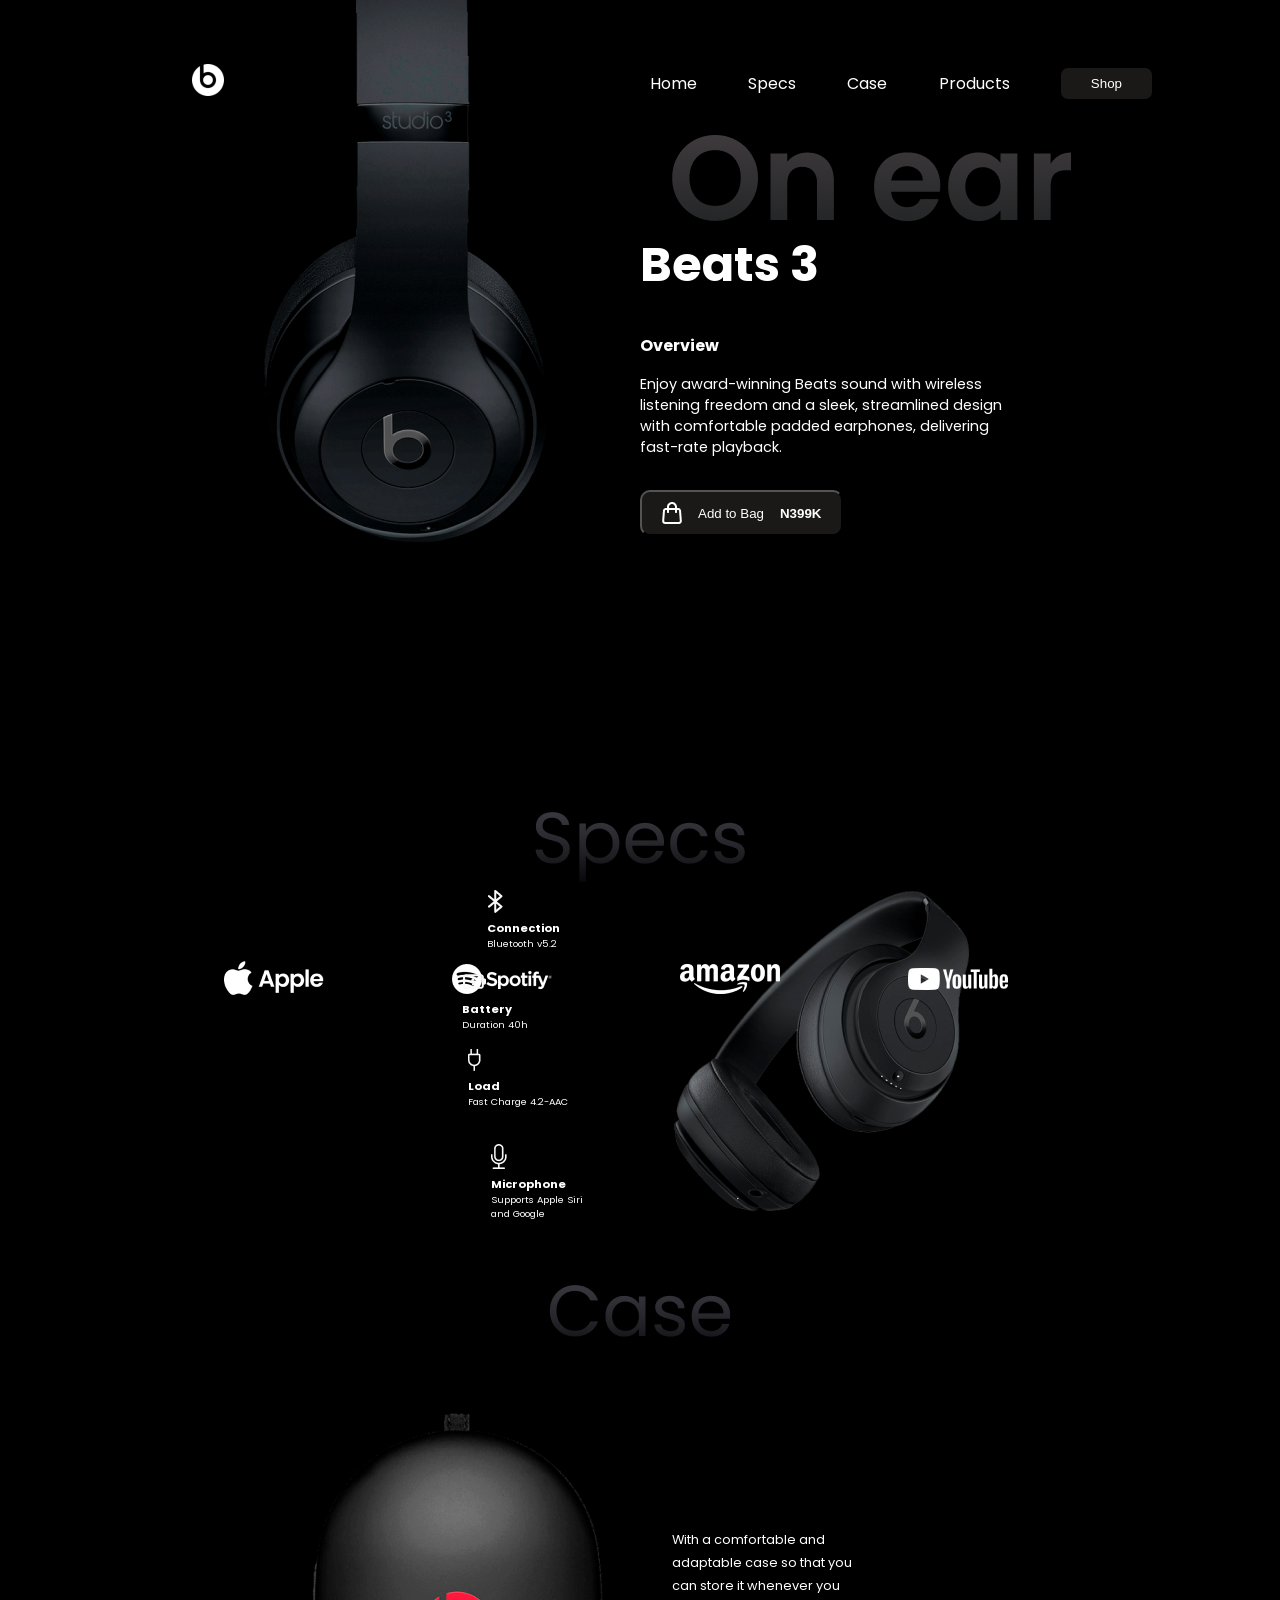
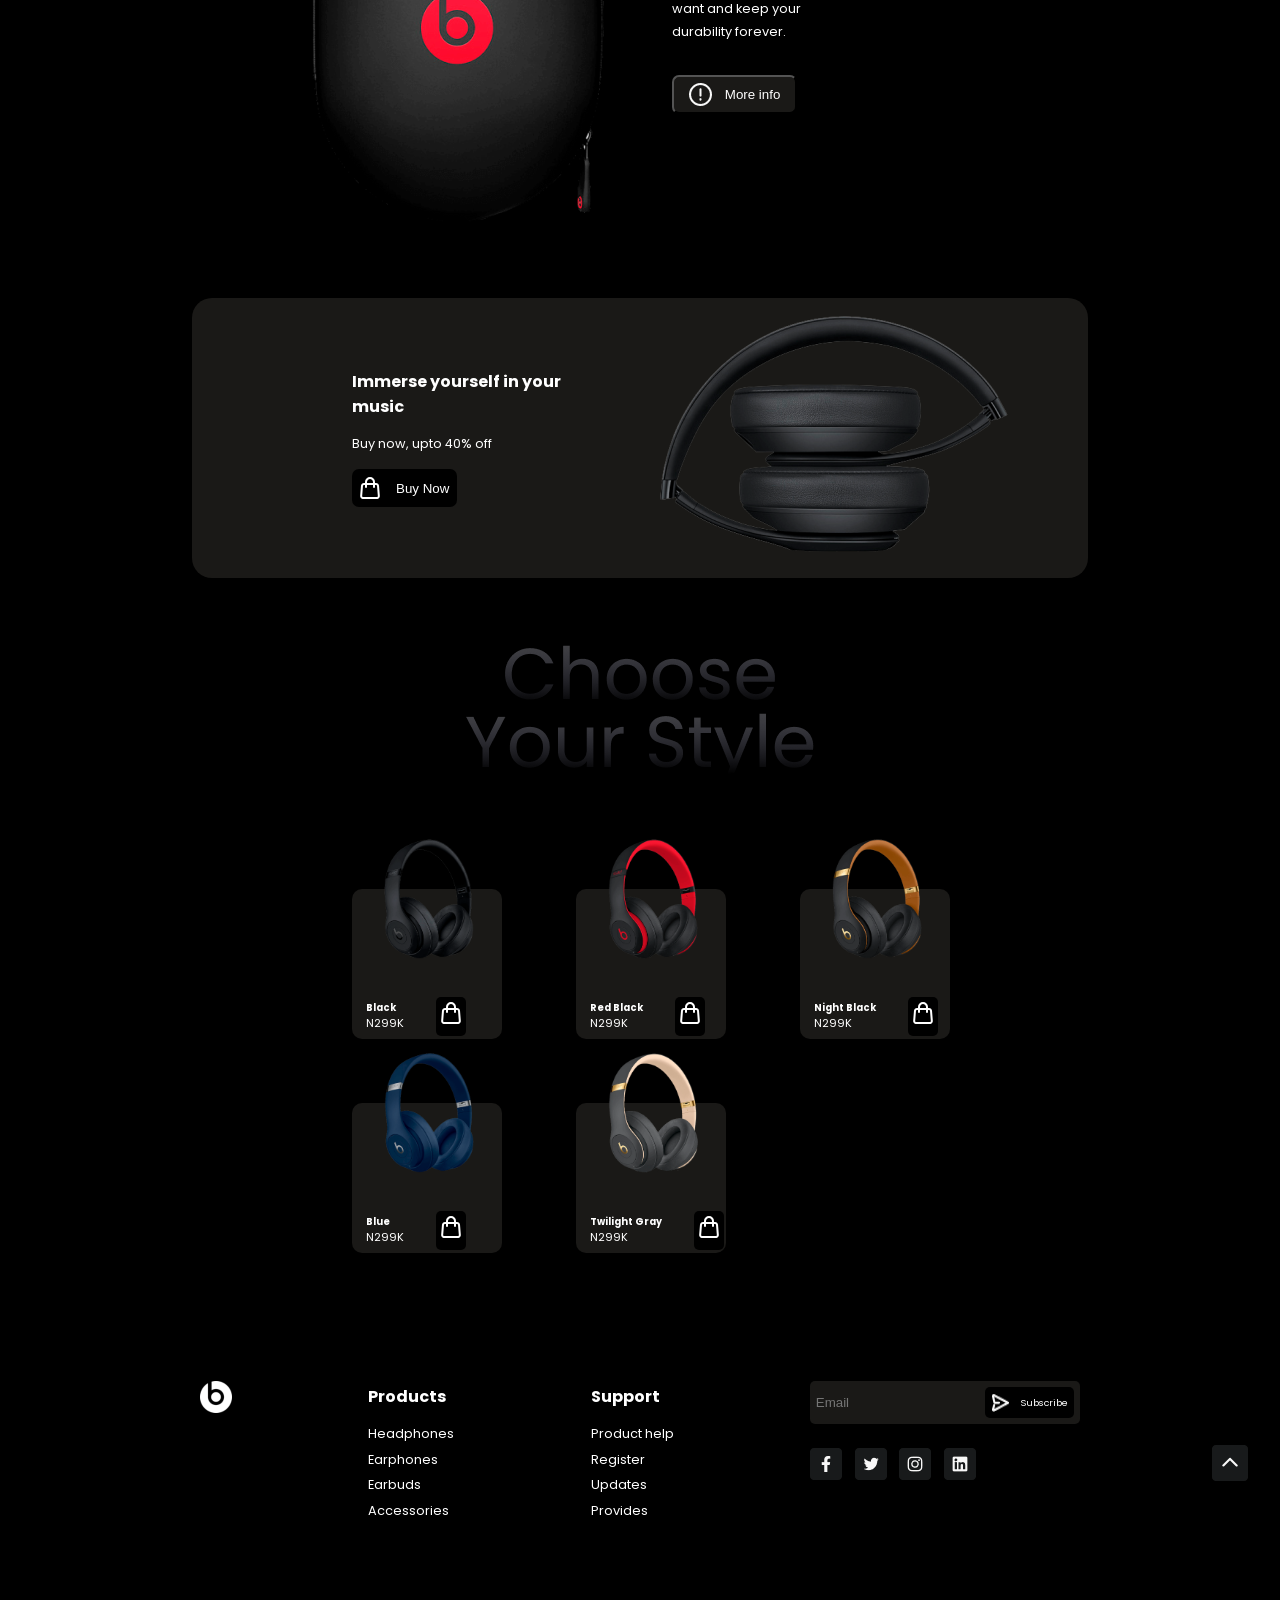
<file: Full Landing Page(HTML-CSS) Projects/05_Project- Beats Landing Page/index.html>
<!DOCTYPE html>
<html lang="en">
  <head>
    <meta charset="UTF-8" />
    <meta http-equiv="X-UA-Compatible" content="IE=edge" />
    <meta name="viewport" content="width=device-width, initial-scale=1.0" />
    <title>Beats 3 On Ear</title>
    <link rel="stylesheet" href="style.css" />
    <link rel="preconnect" href="https://fonts.googleapis.com" />
    <link rel="preconnect" href="https://fonts.gstatic.com" crossorigin />
    <link
      href="https://fonts.googleapis.com/css2?family=Poppins:ital,wght@0,200;0,300;0,600;0,700;0,800;1,600&display=swap"
      rel="stylesheet"
    />
  </head>

  <body>
    <!-- Navbar and Home Section -->

    <header>
      <!-- Navbar -->

      <nav>
        <div class="nav-logo">
          <img src="./Photos/beatsLogo.png" alt="Beats Logo" />
        </div>
        <div class="nav-icons">
          <ul>
            <li>Home</li>
            <li>Specs</li>
            <li>Case</li>
            <li>Products</li>
            <li>
              <button class="nav-btn">Shop</button>
            </li>
          </ul>
        </div>
      </nav>

      <!-- Home Section -->

      <div class="home">
        <div class="home-left">
          <img
            class="main-image"
            src="./Photos/mainImage.png"
            alt="Main Image"
          />
        </div>
        <div class="home-right">
          <img class="on-ear" src="./Photos/onEar.png" alt="On Ear" />
          <h1>Beats 3</h1>
          <h4 class="home-h4">Overview</h4>
          <p class="home-para">
            Enjoy award-winning Beats sound with wireless listening freedom and
            a sleek, streamlined design with comfortable padded earphones,
            delivering fast-rate playback.
          </p>
          <button class="home-btn">
            <img src="./Icons/shoppingBag.png" alt="Shopping Bag" />
            <p class="home-btn-para">Add to Bag</p>
            <h4 class="home-btn-h4">N399K</h4>
          </button>
        </div>
      </div>
    </header>

    <!-- Partner Section -->

    <div class="partner">
      <img src="./Photos/appleLogo.png" alt="Apple Logo" />
      <img src="./Photos/spotifyLogo.png" alt="Spotify Logo" />
      <img src="./Photos/amazonLogo.png" alt="Amazon Logo" />
      <img src="./Photos/youtubeLogo.png" alt="Youtube Logo" />
    </div>

    <!-- Specs Section -->

    <div class="specs">
      <div class="specs-image">
        <img src="./Icons/specsLogo.png" alt="Specs" />
      </div>
      <div class="specs-menu">
        <div class="specs-left">
          <div class="bluetooth">
            <img src="./Icons/bluetooth.png" alt="Bluetooth Image" />
            <h4 class="specs-h4">Connection</h4>
            <p class="specs-para">Bluetooth v5.2</p>
          </div>
          <div class="battery">
            <img src="./Icons/battery.png" alt="Battery Image" />
            <h4 class="specs-h4">Battery</h4>
            <p class="specs-para">Duration 40h</p>
          </div>
          <div class="load">
            <img src="./Icons/charger.png" alt="Charger Logo" />
            <h4 class="specs-h4">Load</h4>
            <p class="specs-para">Fast Charge 4.2-AAC</p>
          </div>
          <div class="microphone">
            <img src="./Icons/mic.png" alt="Mic" />
            <h4 class="specs-h4">Microphone</h4>
            <p class="specs-para">Supports Apple Siri and Google</p>
          </div>
        </div>
        <div class="specs-right">
          <img src="./Photos/specsImage.png" alt="Specs Image" />
        </div>
      </div>
    </div>

    <!-- Case Section -->

    <div class="case">
      <div class="case-logo">
        <img src="./Icons/caseLogo.png" alt="Case Logo" />
      </div>
      <div class="case-menu">
        <div class="case-left">
          <img src="./Photos/caseImage.png" alt="Case Image" />
        </div>
        <div class="case-right">
          <p class="case-para">
            With a comfortable and adaptable case so that you can store it
            whenever you want and keep your durability forever.
          </p>
          <button class="case-btn">
            <img src="./Icons/group.png" alt="Group" />
            <p class="case-btn-para">More info</p>
          </button>
        </div>
      </div>
    </div>

    <!-- Immerse Section -->

    <div class="immerse">
      <div class="immerse-left">
        <h2 class="immerse-h2">Immerse yourself in your music</h2>
        <p class="immerse-para">Buy now, upto 40% off</p>
        <button class="immerse-btn">
          <img src="./Icons/Group.svg" alt="Group Bag" />
          <p>Buy Now</p>
        </button>
      </div>
      <div class="immerse-right">
        <img src="./Photos/buyNowSectionImage.png" alt="Buy Now Headphone" />
      </div>
    </div>

    <!-- Choose Your Style Section -->

    <div class="style">
      <div class="style-up">
        <img src="./Icons/productLogo.png" alt="Style Logo" />
      </div>
      <div class="style-menu">
        <div class="style1">
          <img src="./Photos/black.png" alt="Black Img" />
          <div class="sub-style">
            <div class="style-details">
              <h5 class="style-h5">Black</h5>
              <p class="style-para">N299K</p>
            </div>
            <div class="bag">
              <img src="./Icons/Group.svg" alt="" />
            </div>
          </div>
        </div>
        <div class="style1">
          <img src="./Photos/redBlack.png" alt="Red Black Img" />
          <div class="sub-style">
            <div class="style-details">
              <h5 class="style-h5">Red Black</h5>
              <p class="style-para">N299K</p>
            </div>
            <div class="bag">
              <img src="./Icons/Group.svg" alt="" />
            </div>
          </div>
        </div>
        <div class="style1">
          <img src="./Photos/nightBlack.png" alt="Night Black Img" />
          <div class="sub-style">
            <div class="style-details">
              <h5 class="style-h5">Night Black</h5>
              <p class="style-para">N299K</p>
            </div>
            <div class="bag">
              <img src="./Icons/Group.svg" alt="" />
            </div>
          </div>
        </div>
        <div class="style1">
          <img src="./Photos/blue.png" alt="Blue Img" />
          <div class="sub-style">
            <div class="style-details">
              <h5 class="style-h5">Blue</h5>
              <p class="style-para">N299K</p>
            </div>
            <div class="bag">
              <img src="./Icons/Group.svg" alt="" />
            </div>
          </div>
        </div>
        <div class="style1">
          <img src="./Photos/twilightGray.png" alt="Twilight Gray Img" />
          <div class="sub-style">
            <div class="style-details">
              <h5 class="style-h5">Twilight Gray</h5>
              <p class="style-para">N299K</p>
            </div>
            <div class="bag">
              <img src="./Icons/Group.svg" alt="" />
            </div>
          </div>
        </div>
      </div>
    </div>

    <!-- Footer Section -->

    <footer>
      <div>
        <img src="./Photos/beatsLogo.png" alt="Beats Logo" />
      </div>
      <div>
        <ul class="footer-ul">
          <li><h4 class="footer-h4">Products</h4></li>
          <li>Headphones</li>
          <li>Earphones</li>
          <li>Earbuds</li>
          <li>Accessories</li>
        </ul>
      </div>
      <div>
        <ul class="footer-ul">
          <li><h4 class="footer-h4">Support</h4></li>
          <li>Product help</li>
          <li>Register</li>
          <li>Updates</li>
          <li>Provides</li>
        </ul>
      </div>
      <div class="subscribe">
        <div class="email">
          <input type="email" placeholder="Email" />
          <div class="sub">
            <img src="./Icons/rightArrow.png" alt="" />
            <p>Subscribe</p>
          </div>
        </div>
        <div class="social">
          <img src="./Icons/facebook.png" alt="Facebook" />
          <img
            src="./Icons/twitter.png"
            alt="Twitter"
          /><img src="./Icons/instagram.png" alt="Instagram" />
          <img
            src="./Icons/linkedin.png"
            alt="LinkedIn"
          />
        </div>
      </div>
<div class="up-arrow">
  <a href="#top">
  <img src="./Icons/upArrow.png" alt="Up Arrow">
</a>
</div>

    </footer>
  </body>
</html>
</file>
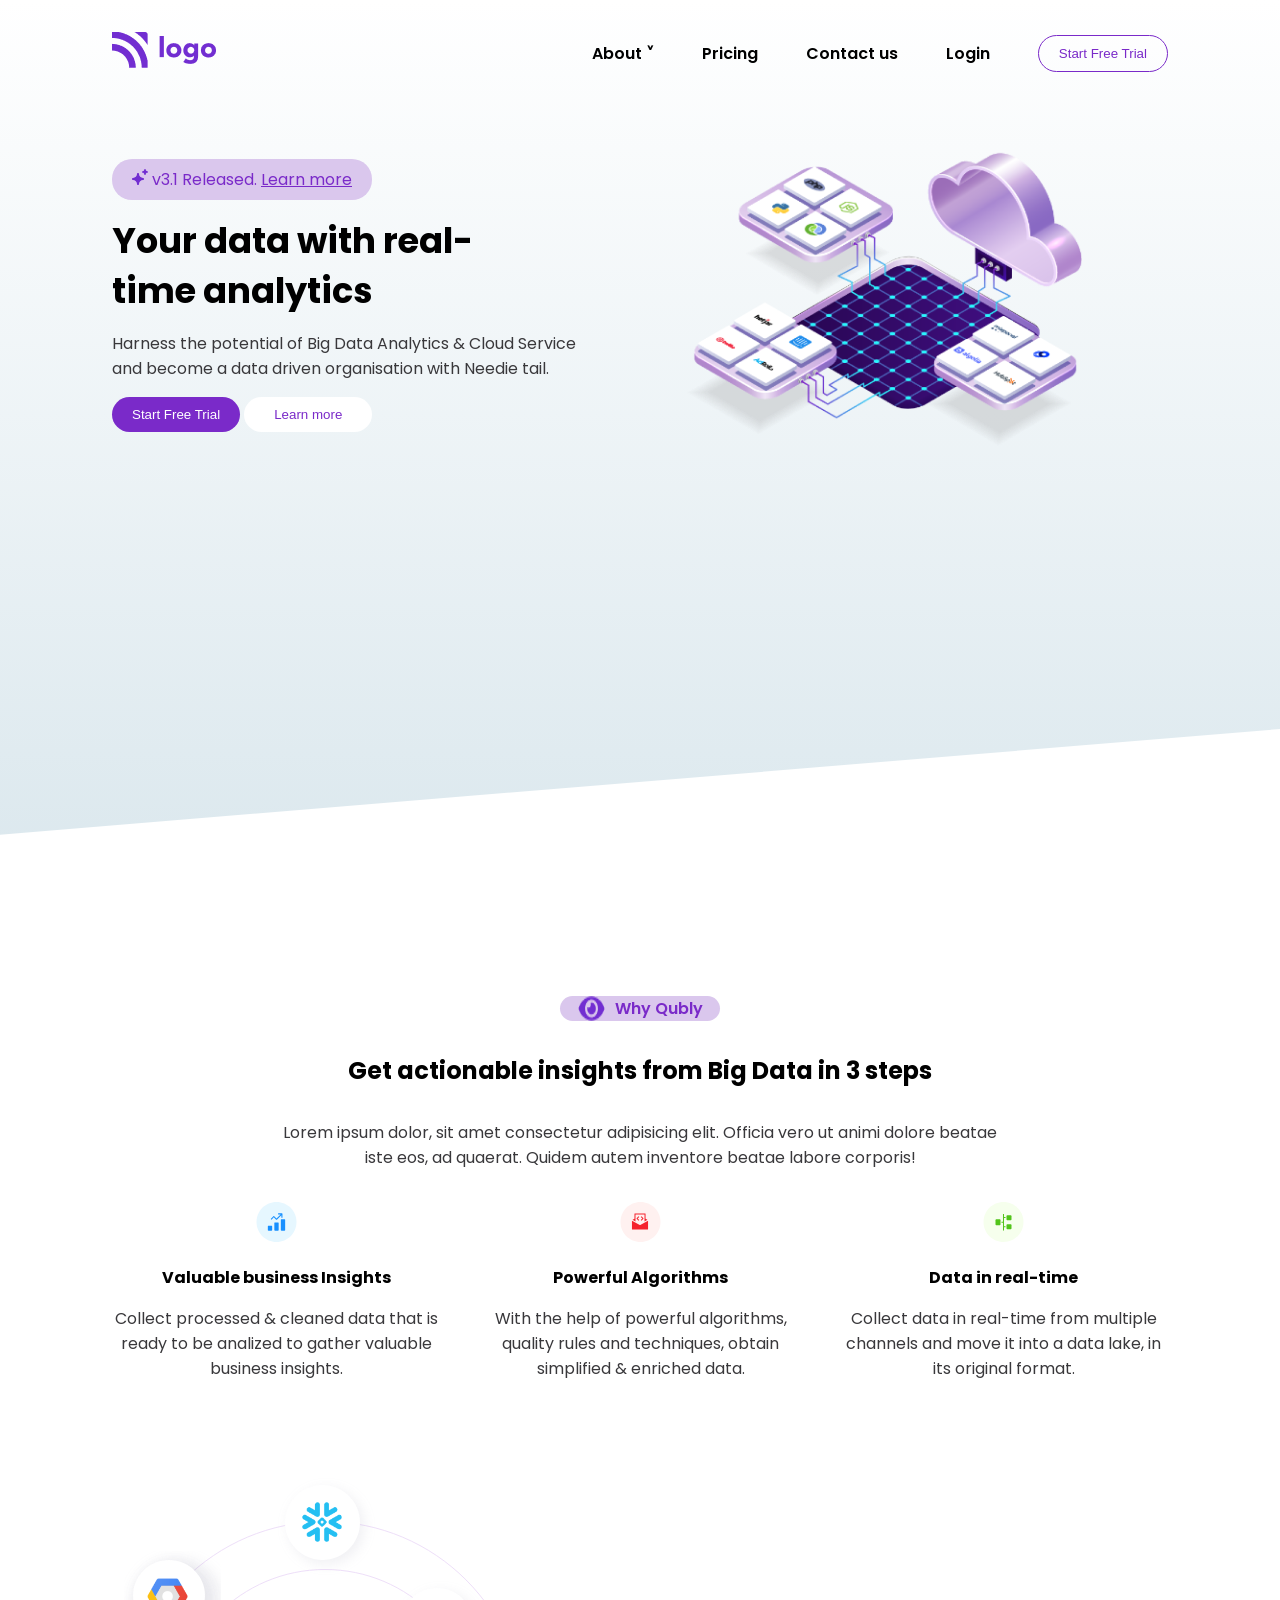
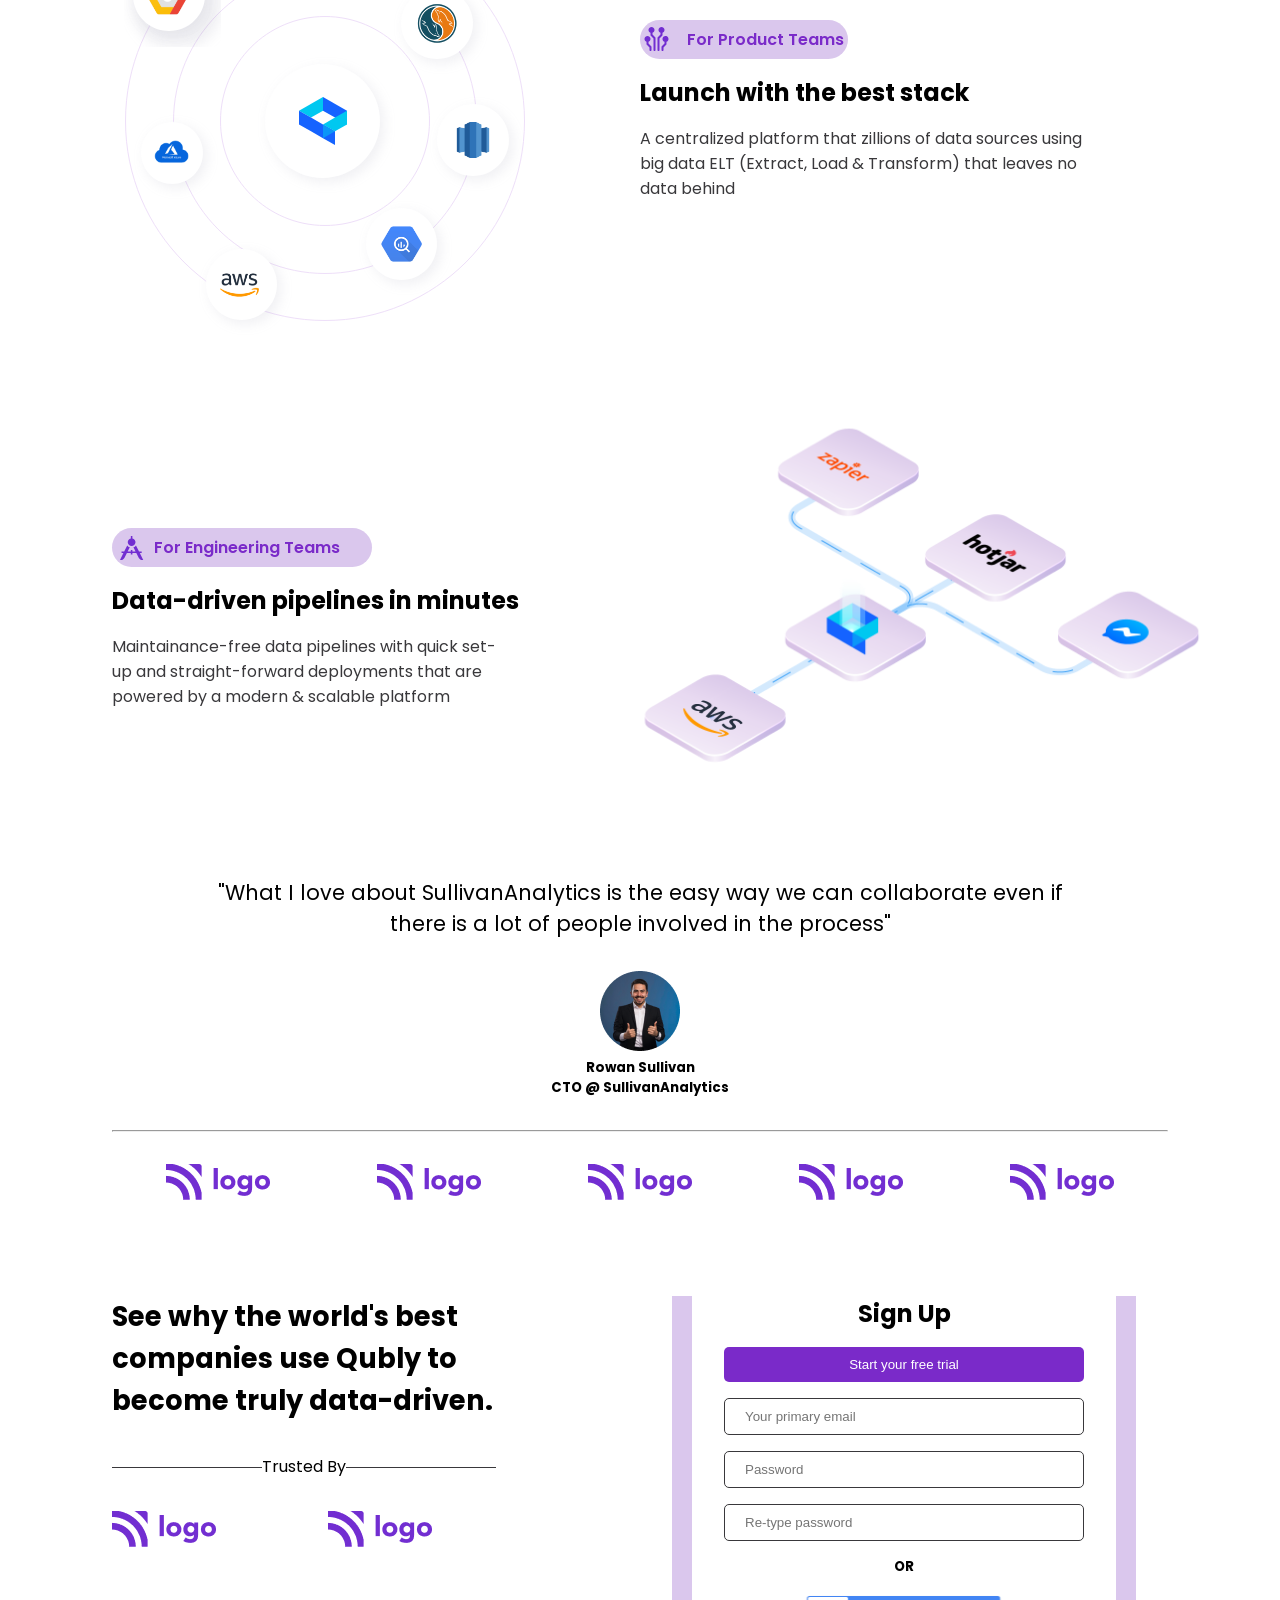
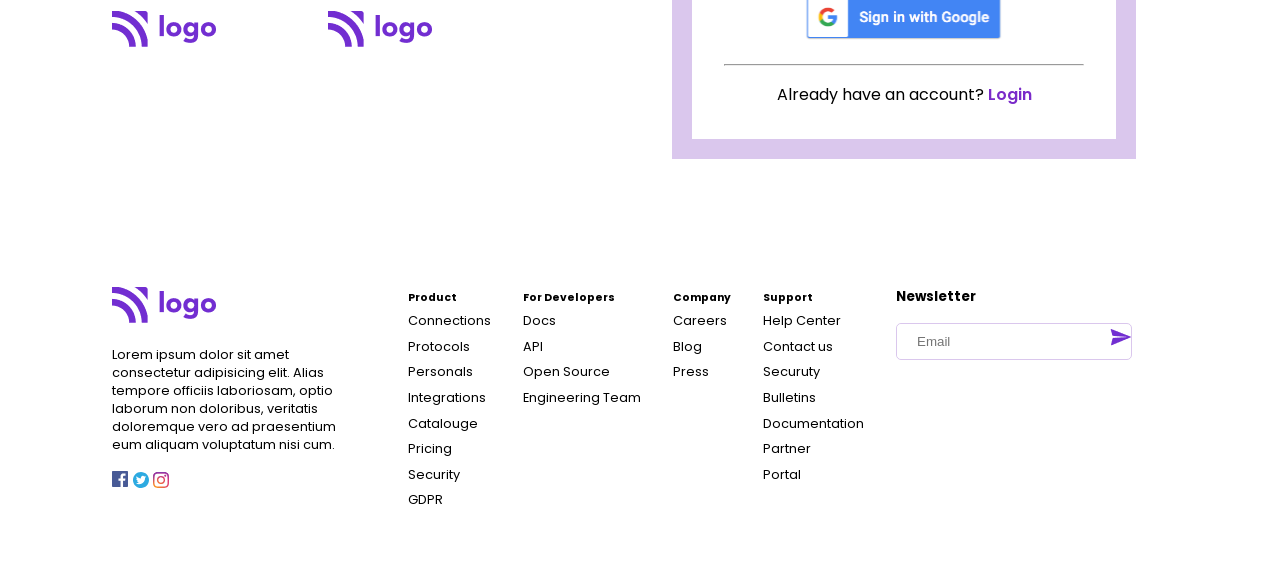
<file: Full Landing Page(HTML-CSS) Projects/06_Project- Data Analytics Landing Page/index.html>
<!DOCTYPE html>
<html lang="en">
  <head>
    <meta charset="UTF-8" />
    <meta http-equiv="X-UA-Compatible" content="IE=edge" />
    <meta name="viewport" content="width=device-width, initial-scale=1.0" />
    <title>Data Analytics Landing Page</title>
    <link rel="stylesheet" href="style.css" />
    <link rel="preconnect" href="https://fonts.googleapis.com" />
    <link rel="preconnect" href="https://fonts.gstatic.com" crossorigin />
    <link
      href="https://fonts.googleapis.com/css2?family=Poppins:ital,wght@0,200;0,300;0,600;0,700;0,800;1,600&display=swap"
      rel="stylesheet"
    />
  </head>

  <body>
    <!-- Header and Navbar -->

    <header>
      <!-- Navbar -->

      <nav>
        <div class="nav-logo">
          <img src="./images/Logo.png" alt="Logo" />
        </div>
        <div class="nav-items">
          <ul>
            <li>About ˅</li>
            <li>Pricing</li>
            <li>Contact us</li>
            <li>Login</li>
            <li>
              <button class="nav-btn">Start Free Trial</button>
            </li>
          </ul>
        </div>
      </nav>

      <div class="header-menu">
        <div class="header-left">
          <p class="header-p1">
            <img src="./images/edit-brightness.svg" alt="Double Star" />
            v3.1 Released. <span class="header-span">Learn more</span>
          </p>
          <h1>Your data with real-time analytics</h1>
          <p class="header-p2">
            Harness the potential of Big Data Analytics & Cloud Service and
            become a data driven organisation with Needie tail.
          </p>
          <button class="header-btn1">Start Free Trial</button>
          <button class="header-btn2">Learn more</button>
        </div>

        <div class="header-right">
          <img src="./images/image 1.png" alt="Home Image" />
        </div>
      </div>
    </header>

    <!-- Action Section -->

    <div class="action">
      <div class="action-up">
        <div class="eye">
          <img src="./images/Icon awesome-eye.png" alt="Eye" />
          <p>Why Qubly</p>
        </div>
        <h2 class="action-h2">
          Get actionable insights from Big Data in 3 steps
        </h2>
        <p class="action-para">
          Lorem ipsum dolor, sit amet consectetur adipisicing elit. Officia vero
          ut animi dolore beatae iste eos, ad quaerat. Quidem autem inventore
          beatae labore corporis!
        </p>
      </div>
      <div class="action-down">
        <div>
          <img src="./images/chart-bar-33.svg" alt="Chart Bar" />
          <h4>Valuable business Insights</h4>
          <p class="action-p">
            Collect processed & cleaned data that is ready to be analized to
            gather valuable business insights.
          </p>
        </div>
        <div>
          <img src="./images/newsletter-dev.svg" alt="News Letter" />
          <h4>Powerful Algorithms</h4>
          <p class="action-p">
            With the help of powerful algorithms, quality rules and techniques,
            obtain simplified & enriched data.
          </p>
        </div>
        <div>
          <img src="./images/timeline.svg" alt="Timeline" />
          <h4>Data in real-time</h4>
          <p class="action-p">
            Collect data in real-time from multiple channels and move it into a
            data lake, in its original format.
          </p>
        </div>
      </div>
    </div>

    <!-- Launch Section -->

    <div class="launch">
      <div class="launch-left">
        <img src="./images/Group 21.svg" alt="Multiple" />
      </div>
      <div class="launch-right">
        <div class="product">
          <p><img src="./images/Group 11.svg" alt="" />For Product Teams</p>
        </div>
        <h2 class="launch-h2">Launch with the best stack</h2>
        <p class="launch-para">
          A centralized platform that zillions of data sources using big data
          ELT (Extract, Load & Transform) that leaves no data behind
        </p>
      </div>
    </div>

    <!-- Data Section -->

    <div class="data">
      <div class="data-left">
        <div class="praduct-details">
          <p><img src="./images/Group 28.svg" alt="" />For Engineering Teams</p>
        </div>
        <h2 class="launch-h2">Data-driven pipelines in minutes</h2>
        <p class="launch-para">
          Maintainance-free data pipelines with quick set-up and
          straight-forward deployments that are powered by a modern & scalable
          platform
        </p>
      </div>
      <div class="data-right">
        <img src="./images/image 6.png" alt="Multiple" />
      </div>
    </div>

    <!-- Comment and Logo Section -->

    <div class="comment">
      <p class="comment-para">
        "What I love about SullivanAnalytics is the easy way we can collaborate
        even if there is a lot of people involved in the process"
      </p>
      <img src="./images/Profile.png" alt="Prifile Photo" />
      <h5 class="comment-h5">Rowan Sullivan</h5>
      <h5 class="comment-h5">CTO @ SullivanAnalytics</h5>
      <div class="hr">
        <hr />
      </div>
      <div class="logos">
        <img src="./images/Logo.png" alt="" /><img
          src="./images/Logo.png"
          alt=""
        /><img src="./images/Logo.png" alt="" /><img
          src="./images/Logo.png"
          alt=""
        /><img src="./images/Logo.png" alt="" />
      </div>
    </div>

    <!-- Sign Up Section -->

    <div class="signup">
      <div class="signup-left">
        <h3>
          See why the world's best companies use Qubly to become truly
          data-driven.
        </h3>
        <div class="trust">
          <p class="trust-para">Trusted By</p>
        </div>
        <div class="grid">
          <img src="./images/Logo.png" alt="" />
          <img src="./images/Logo.png" alt="" />
          <img src="./images/Logo.png" alt="" />
          <img src="./images/Logo.png" alt="" />
        </div>
      </div>
      <div class="signup-right">
        <h2>Sign Up</h2>
        <button id="sbtn">Start your free trial</button>
        <input type="email" placeholder="Your primary email" />
        <input type="password" name="" id="" placeholder="Password" />
        <input type="password" name="" id="" placeholder="Re-type password" />
        <h5>OR</h5>
        <div class="google">
          <img src="./images/btn_google_signin_dark_normal_web@2x.svg" alt="" />
        </div>
        <hr />
        <p class="login">
          Already have an account? <span class="login-span">Login</span>
        </p>
      </div>
    </div>
    <!-- Footer Section -->

    <footer>
      <div class="socials">
        <img src="./images/Logo.png" alt="" />
        <p class="footer-para">
          Lorem ipsum dolor sit amet consectetur adipisicing elit. Alias tempore
          officiis laboriosam, optio laborum non doloribus, veritatis doloremque
          vero ad praesentium eum aliquam voluptatum nisi cum.
        </p>
        <div class="social">
          <img src="./images/facebook-icon.svg" alt="" />
          <img src="./images/twitter-3.svg" alt="" />
          <img src="./images/instagram-2016.svg" alt="" />
        </div>
      </div>
      <div>
        <ul>
          <li><h5>Product</h5></li>
          <li>Connections</li>
          <li>Protocols</li>
          <li>Personals</li>
          <li>Integrations</li>
          <li>Catalouge</li>
          <li>Pricing</li>
          <li>Security</li>
          <li>GDPR</li>
        </ul>
      </div>
      <div>
        <ul>
          <li><h5>For Developers</h5></li>
          <li>Docs</li>
          <li>API</li>
          <li>Open Source</li>
          <li>Engineering Team</li>
        </ul>
      </div>
      <div>
        <ul>
          <li><h5>Company</h5></li>
          <li>Careers</li>
          <li>Blog</li>
          <li>Press</li>
        </ul>
      </div>
      <div>
        <ul>
          <li><h5>Support</h5></li>
          <li>Help Center</li>
          <li>Contact us</li>
          <li>Securuty</li>
          <li>Bulletins</li>
          <li>Documentation</li>
          <li>Partner</li>
          <li>Portal</li>
        </ul>
      </div>
      <div>
        <h5>Newsletter</h5>
        <div class="email">
          <input type="email" placeholder="Email" />
          <img src="./images/Icon ionic-ios-send.png" alt="" />
        </div>
      </div>
    </footer>
  </body>
</html>
</file>
<file: Basic HTML CSS Projects/FSJS 2.0 Project 02/style.css>
/* You can not modify anything in the HTML */
/* You can only modify the CSS file */

*{
margin: 0;
padding: 0;
box-sizing: border-box;
}

html {
    font-size: 62.5%;
}

body {
    background-color: #fff;
    font-family: "Poppins", sans-serif;
}



.navbar{
    background-color: black;
    display: flex;
    color: #fff;
    align-items: center;
    justify-content: space-between;
    width: 100%;
    padding: 1.5rem 4rem;
}

.list{
    display: flex;
    list-style: none;
    gap: 40px;
    font-size: 1.6rem;
}

.grow-list .list li{
    position: relative;
    cursor: pointer;  
    transition: color 0.3s ease-in-out;
}

.logo{
    width: 100px;
}

p{
    font-size: 1.6rem;
}

.line{
    display: inline-block;
    width: 1px;
    height: 40px;
    background-color: #fff;
}

.grow-list{
    flex-basis: 70%;
}

button{
    background-color: transparent;
    outline: none;
    border: none;
    cursor: pointer;
    background-color: #BA0CC5;
    border-radius: 10px;
    color: #fff;
    white-space: nowrap;
    padding: 14px 30px;
}

.button-small{
    font-size: 1.6rem;
}

.button-large{
    font-size: 2rem;
    margin-top: 1rem;
    box-shadow: rgba(0, 0, 0, 0.24) 0px 3px 8px;
}

button:hover{
    opacity: 90%;
}

.container{
    width: 100%;
    height: 100%;
    /* min-height: 100vh; */
}

.grow-list .list li:hover{
    color: #BA0CC5;
}

section[aria-label="hero"] {
    width: 100%;
    height: 100%;
    min-height: calc(650px);

    background: url('./assets/bg.png');
    background-position: center;
    background-repeat: no-repeat;
    background-size: cover;
    padding-top: 30px;
    padding-left: 10px;
}

.hero{
   display: flex;
   flex-direction: column;
   justify-content: center;
   align-items: center;
   width: auto;
   height: auto;
   gap: 20px;
   text-align: center;
   color: #fff;
}

.hero-heading{
    font-size: 50px;
    font-weight: 600;
    width: 600px;
    line-height: 80px;
    padding: 0px;
    /* font-family: "Montserrat"; */
    margin-top: 60px;
}

.hero-description{
    font-weight: 600;
    font-size: 2.2rem;
    margin-bottom: 50px;
}

h1, p{
    line-height: 0px;
}
</file>
<file: Basic HTML CSS Projects/FSJS 2.0 Project 03/style.css>
/* You can not modify anything from the HTML file */
/* You can only modify the CSS file */

*{
    margin: 0;
    padding: 0;
    box-sizing: border-box;
    overflow: hidden;
}

html {
    font-size: 62.5%;
}

body {
    background-color: #fff;
    font-family: "Orbitron", sans-serif;
    font-weight: 400;
} 

.navbar-container{
    display: flex;
    align-items: center;
    justify-content: space-between;
    padding-inline: 4rem;
}

img[alt="brand-logo"]{
    width: 110px;
    
 }

 section[aria-label="navbar"]{
    padding: 2rem 1rem;
}

.list{
    display: flex;
    align-items: center;
    gap: 4rem;
    flex-direction: row;
}

ul{
    display: flex;
    flex-direction: column;
}

ul li:first-child{
    order: -2;
}

ul li:nth-child(3){
    order: -1;
}

li {
    list-style: none;
    font-size: 1.6rem;
}

.list li{
    /* position: relative; */
    display: inline-block;
    cursor: pointer;
    font-weight: 500;
    letter-spacing: 1px;
}


.list li:hover::after{
    width: 70%;
}

.list li:first-child::after{
    width: 70%;
}

.button-group{
    display: flex;
    flex-direction: row;
    align-items: center;
    gap: 1rem;
}

.nav-button{
    background-color: transparent;
    font-family: "Poppins",sans-serif;
    font-size: 1.4rem;
    padding: 5px 40px;
    border-radius: 12px;
    cursor: pointer;
}

.hero-container{
    width: 100%;
    min-height: calc(100vh - 80px);
    position: relative;
    display: flex;
    gap: 2rem;
    justify-content: space-between;
    text-align: center;
}

.square,.star,.globe{
    position: absolute;
    display: none;
}

.star{
    display: inline-block;
    top: 4%;
    /* width: 15%; */
    right: 4%;
}

.star:nth-child(2){
    top: 83%;
    left: 47%;
    width: 5%;
}



.star img{
    width: 55%;

}

.globe{
    display: inline-block;
    top: 1px;
    left: 55%;
}

.globe img{
    width: 45px;
}

img[alt="person-hero-iamge"]{
    
    max-width: 350px;
    object-fit: cover;
}

.square{
    display: inline-block;
    z-index: -1;
    top: 40%;
    left: 6%;
    translate: 0 -20%;
}

div img[alt="person-hero-iamge"]{
    position: absolute;
    top: 53%;
    left: 4%;
    translate: 0 -57%;
}

.square img{
    width: 400px;
}

.hero-container-right{
    width: 60%;
    display: flex;
    gap: 4rem;
    flex-direction: column;
    align-items: center;
    justify-content: end;
    padding-inline: 1rem;
}

.hero-heading{
    font-size: 5rem;
}

.hero-description{
    font-size: 1.4rem;
    font-family: "Poppins";
    max-width: 600px;
    margin-inline: auto;
}

.button-email,.button-join{
    font-family: "Orbitron";
    font-size: 1.4rem;
    padding: 1rem 2rem;
    border-radius: 10px;
}

.button-email{
    background-color: transparent;
    padding: 1rem 4rem;
}

.button-join{
    background-color: #000000;
    color: #fff;
    cursor: pointer;
    margin-left: 1rem;
}

.contact-heading{
    font-size: 1.4rem;
    font-family: "Poppins";
    font-weight: 400;
    margin-top: 4rem;
}

.icons{
    display: flex;
    align-items: center;
    flex-direction: row;
    gap: 1rem;
    margin-top: 1rem;

}

.icons span img{
    width: 30px;
    cursor: pointer;
}
</file>
<file: Basic HTML CSS Projects/FSJS 2.0 Project 04/style.css>
@import url("https://fonts.googleapis.com/css2?family=Poppins:ital,wght@0,600;0,700;0,800;1,600&display=swap");

* {
  margin: 0;
  padding: 0;
  box-sizing: border-box;
}
html {
  font-size: 60.5%;
}

body {
  font-family: "Poppins", sans-serif;
  margin: 2rem 9rem 8rem 9rem;
  width: auto;
  height: 100%;
  max-width: 1440px;
  overflow-y: hidden;
}

.container {
  width: auto;
  height: 100%;
}

/* Navbar */

ul {
  display: flex;
  flex-direction: row;
  align-items: center;
  gap: 4rem;
}

.img-0{
  height: 25px;
  width: auto;
}

li {
  list-style: none;
  font-size: 14px;
  color: #113B2e;
}

li:hover {
  cursor: pointer;
}

/* Main Section */

main {
  display: flex;
  align-items: center;
  gap: 1rem;
  min-height: calc(100vh - 82px);
  height: 100%;
  width: 100%;
}

/* Left Side */

.left-part {
  width: 59%;
}

h2 {
  font-size: 5rem;
  line-height: 1.2;
  font-weight: 100;
}

p {
  font-size: 1.2rem;
  margin-top: 2rem;
  color: rgb(113, 101, 101);
}

button {
  background-color: #3b855b;
  border: none;
  color: #fff;
  width: max-content;
  padding: 7px 10px;
  border-radius: 5px;
  cursor: pointer;
  margin-top: 15px;
}

/* Right Part */

.right-part {
  margin-left: 11rem;
}

.img-1 {
  max-width: 160px;
  margin: 5px;
}

.img-3 {
  max-width: 330px;
}
</file>
<file: Basic HTML CSS Projects/FSJS 2.0 Project 05/style.css>
@import url('https://fonts.googleapis.com/css2?family=Poppins:ital,wght@0,200;0,600;0,700;0,800;1,600&family=Roboto:wght@300&display=swap');

*{
    margin: 0;
    padding: 0;
    box-sizing: border-box;
}

html{
    /* font-size: 62.5%; */
}

body{
    max-width: 1440px;
    background-color: #fff;
    font-family: 'Roboto', sans-serif;
    margin: 10px 10px;
    overflow: hidden;
}

/* Navbar */

.navbar{
    display: flex;
    align-items: center;
    justify-content: space-between;
    margin: 1rem 3rem;
}

ul{
    display: flex;
    align-items: center;
    justify-content: space-evenly;
gap: 4rem;
}

li{
    list-style: none;
    font-weight: 1000;
    font-size: 20px;
}

li:nth-child(1){
    color: green;
}

.logo:hover{
    cursor: pointer;
}

li:hover{
    cursor: pointer;
}

/* Main Section */

main{
    display: flex;
    align-items: center;
    justify-content: center;
    
}

.left-section{
    width: 49%;
    position: relative;
    bottom: 400px;
    left: 40px;
    margin-top: 25rem;
}

.topangle{
    
}

.bottomangle{
    position: relative;
    left: 530px;
    top: 40px;
}

.mouse{
    position: relative;
    bottom: 930px;
    left: 300px;
}

button{
    background-color: #047a23;
    color: #fff;
    border: none;
    border-radius: 30px;
    font-size: 25px;
    padding: 14px 32px;
    position: relative;
    bottom: 950px;
    margin-bottom: 1rem;
    
}


section h1{
    font-size: 4.4rem;
    line-height: 5rem;
    /* padding: 10px; */
}

section p{
    color: #6e706f;
    margin-top: 20px;
    /* padding: 10px */
}

.stetho{
    position: relative;
    bottom: 500px;
    /* width: 100%; */
}


/* Right Section */

.right-section{
width: 49%;
margin-left: 1rem;
}


.greenbox{
    height: 450px;
    position: relative;
    bottom: 200px;
    left: 170px;
}

.yellowbox{
    position: relative;
    bottom: 620px;
    left: 210px;
    /* top: 20px; */
    height: 400px;
}
.doctor{
    position: relative;
    bottom: 1100px;
    left: 250px;
    height: 500px;
    width: auto;
}
</file>
<file: Basic HTML CSS Projects/FSJS 2.0 Project 06/style.css>
@import url('https://fonts.googleapis.com/css2?family=Poppins:ital,wght@0,200;0,600;0,700;0,800;1,600&family=Roboto:wght@300&display=swap');


*{
    margin: 0;
    padding: 0;
    box-sizing: border-box;
}

html{
    font-size: 54.5%;
}

body{
    background-color: #292524;
    color: #fff;
    font-family: 'Poppins', sans-serif;
    /* margin: 3rem 15rem;
    height: 80%;
    width: 70%; */
    padding: 1rem;
    margin: 1rem 20rem 2rem 28rem;
}

/* Navbar */

.navbar{
    display: flex;
    align-items: center;
    justify-content: space-between;
    margin-right: 15rem;
}

.logo{
    height: 30px;
    width: 80px;
}

ul{
    display: flex;
    align-items: center;
    gap: 4rem;
}

li:nth-child {
    margin-bottom: 100px;
}

li{
    list-style: none;
}

button{
    background: transparent;
    color: #bf7c69;
    padding: 8px 15px;
    border: 1px solid #bf7c69;
    border-radius: 7px;
}

/* Hero Section */

.section{
    display: flex;
    flex-direction: row;
    justify-content: space-between;
    margin: 1rem auto;
    gap: 2px;
    align-items: center;
    
}

h1{
    font-size: 4.2rem;
    width: 70%;
    
}


.para{
    width: 90%;
    margin-right: 15rem;
    /* padding-left: 5rem; */
}

p{
    font-size: 1.4rem;
    font-weight: 500;
    margin: 4rem 0rem 4rem 19rem;
}

.banner{
    width: 700px; 
    height: 350px;
    max-width: 100%;
}
</file>
<file: Full Landing Page(HTML-CSS) Projects/01_Project- Credit Card Landing Page/style.css>
@import url("https://fonts.googleapis.com/css2?family=Poppins:ital,wght@0,200;0,300;0,600;0,700;0,800;1,600&display=swap");
/* Subodha Kumar Mohanty */

body {
  margin: 0;
  padding: 0;
  box-sizing: border-box;
  font-family: "Poppins", sans-serif;
  background-color: #000;
  overflow-x: hidden;
}

html{
  /* font-size: 90%; */
}

/* Navbar */

nav {
  color: #fff;
  display: flex;
  justify-content: space-between;
  align-items: center;
  margin: 1rem 6rem;
}

.feature > ul {
  display: flex;
  gap: 2rem;
}

.feature-1 > ul {
  display: flex;
  gap: 0.5rem;
}

li {
  list-style: none;
}

.feature > ul > li:hover {
  color: #c045c4;
  cursor: pointer;
}

.feature-1 > ul > li:hover {
    color: #c045c4;
    cursor: pointer;
  }


.feature-1 > ul > li:nth-child(3) {
  padding-left: 20px;
}

.feature-1 > ul > li:nth-child(4) {
  position: absolute;
  right: 2.5rem;
}

/* Card Banner Section 1 */

.card-banner1 {
  color: #fff;
  margin: 2rem 4rem;
  position: relative;
}

h1 {
  width: 70%;
  font-size: 4.1rem;
  font-weight: 500;
  padding-top: 30px;
}

.one-card {
  color: #c045c4;
  font-weight: 600;
}

.join {
  width: 50%;
  font-weight: 200;
  font-size: 1.2rem;
}

.get-started {
  display: flex;
  padding: 0;
  margin-top: 70px;
}

.get-started > li:hover {
  color: #c045c4;
  cursor: pointer;
}

.section1-left > .get-started > li:nth-child(2) {
  font-weight: 600;
  position: relative;
  right: 25px;
}

.numbers {
  display: flex;
  padding: 0;
  margin-top: 50px;
}

.nbs {
  font-size: 3.3rem;
  font-weight: 600;
}

.plus {
  color: #c045c4;
}

.quote {
  padding: 13px;
  margin-left: 10px;
  /* line-break: normal; */
  width: 100px;
  font-size: 1.1rem;
}

.numbers > li:nth-child(4) {
  margin-left: 20px;
}

.front-card {
  position: absolute;
  top: 40rem;
  left: 16rem;
}

.back-card {
  position: relative;
  top: 37rem;
  left: 5rem;
}

.section1-right {
  position: absolute;
  bottom: 40rem;
  left: 22rem;
}

/* Logo Section */

.logo1 {
  background-color: #2e2c2e;
  display: flex;
  justify-content: space-around;
  padding: 4rem 6rem;
}

/* Service Section */

.service {
  color: #fff;
  margin: 2rem 4rem 10rem 4rem;
}

.service-up {
  display: flex;
  align-items: center;
}

.heading-two {
  width: 64%;
  margin-right: 10rem;
}

.heading-two > h2 {
  font-size: 4rem;
  font-weight: 500;
}

.heading-two > h2 > span {
  font-weight: 600;
  color: #c045c4;
}

.para {
  width: 34%;
}

.para > p {
  font-weight: 100;
}

.advantage {
  display: flex;
  justify-content: space-between;
}

.advantage > li {
  border: 1px solid #fff;
  height: 300px;
  width: 300px;
  text-align: center;
  background-color: #4a4640;
  /* border-width: 3px;
  border-style: solid;
  border-image: linear-gradient(to bottom, #FFFFFF 3.9%, rgba(0, 0, 0, 0) 97.7%); */
}

.access {
  background: linear-gradient(to right, black, gray);
}

.easy {
  margin: auto 38px;
}

.advantage > li > p {
  font-size: 1.2rem;
}

.advantage > li:nth-child(odd) {
  margin-top: 55px;
  background-color: #242321;
}

.photo {
  margin-top: 30px;
}

/* Card Banner Section 2 */

.card-banner2 {
  background-color: #fff;
  text-align: center;
  margin: 1rem auto;
}

.card-heading-two {
  font-size: 3.2rem;
  font-weight: 530;
  margin: 2rem 18rem;
  padding-top: 4rem;
}

.span-two {
  color: #c045c4;
  font-weight: 700;
}

.para-two {
  margin: auto 22rem;
}

.image-two {
  position: relative;
  bottom: 2.5rem;
}

/* Comment Section */

.comment-section {
  color: #fff;
  
}

.comment-heading {
  padding-top: 4rem;
  padding-bottom: 2rem;
  font-size: 3.2rem;
  font-weight: 400;
  margin: auto 14rem;
  text-align: center;
}

.comment-span {
  color: #c045c4;
  font-weight: 600;
}

.comment-para {
  margin: auto 24rem;
  text-align: center;
}

.light {
  font-size: 0.8rem;
}

h4 {
  font-size: 1rem;
  font-weight: 300;
  
}

.grid {
    line-height: 15px;
  margin: auto 13rem 4rem 15rem;
  padding-top: 4rem;
  display: grid;
  grid-template-columns: 2fr 2fr;
  row-gap: 2rem;
  column-gap: 0.1rem;
  /* text-align: center; */
}

.comment-grid {
    background-color: #1c1a1a;
    /* margin: auto 4rem; */
    padding: 1rem;
  border: 1px solid #fff;
  height: 170px;
  width: 340px;
}

.grid-one{
    background: linear-gradient(to right, black, gray);
    /* margin: auto 4rem; */
    padding-bottom: 1rem;
  border: 1px solid #fff;
  height: 160px;
  width: 340px;
}

.long{
    height: 12px;
    width: 60px;
    border-radius: 12px;
    background-color: #c045c4;
}
.round{
    background-color: #575151;
    height: 12px;
    width: 12px;
    border-radius: 50%;
}

.long:hover{
    cursor: pointer;
    background-color: aqua;
}

.round:hover{
    cursor: pointer;
    background-color: aqua;
}

.tab{
    display: flex;
    gap: 7px;
    justify-content: center;
    margin-bottom: 4rem;
}

/* Designing Section */

.design{
    background-color: #c045c4;
}

.white-text{
    color: #fff;
    font-size: 4rem;
    font-weight: 600;
    text-align: center;
    margin: auto 7rem;
}

.black-text{
    color: #000;
}

.get-start{
    display: flex;
    justify-content: center;
    color: #fff;
    text-align: center;
    
}

.start{
    font-size: 1rem;
    font-weight: 600;
    position: relative;
    right: 20px;
  
}

.start:hover{
  color: aqua;
  cursor: pointer;
}

.rectangle-right{
  position: absolute;
  z-index: 0;
  
}
.rectangle-left{
  position: absolute;
  z-index: 1;

}
.diamond-right{
  position: absolute;
  right: 0;
  z-index: 3;
}
.diamond-left{
  position: absolute;
  left: 0;
  z-index: 1;
  
}

.relate{
  position: relative;
  z-index: 5;
  top: 7rem;
}

.slide {
  position: relative;
  bottom: 17rem;
}

footer{
  position: relative;
  top: 22rem;
  display: flex;
  color: #fff;
  gap: 16rem;
  margin: 0 4rem 26rem 4rem;
}

.footer-li{
  display: flex;
  gap: 2rem;
}

.footer-li>li{
  font-size: 0.8rem;
}
</file>
<file: Full Landing Page(HTML-CSS) Projects/02_Project- Hosting Site Landing Page/style.css>
@import url("https://fonts.googleapis.com/css2?family=Poppins:ital,wght@0,200;0,300;0,600;0,700;0,800;1,600&display=swap");

/* Subodha Kumar Mohanty */

body {
  margin: 0;
  padding: 0;
  box-sizing: border-box;
  background-color: #000;
  font-family: "Poppins", sans-serif;
  overflow-x: hidden;
}

/* Navbar */

nav {
  display: flex;
  justify-content: space-between;
  align-items: center;
  color: #fff;
  margin: 2rem 4rem;
}

.nav-li {
  display: flex;
  gap: 2rem;
}

.nav-li > li {
  list-style: none;
  color: #9da1a6;
  font-weight: 600;
}

.nav-li > li:hover {
  color: #3986fa;
  cursor: pointer;
}

/* Nav Button */

.nav-btn {
  background-color: #3986fa;
  padding: 8px 20px;
  color: #fff;
  border-radius: 20px;
}

.nav-btn:hover {
  background-color: #fff;
  color: #3986fa;
  cursor: pointer;
}

/* Banner Section */

.banner {
  display: flex;
  margin: 2rem 5rem 2rem 4rem;
}

/* Left Banner */

.banner-left {
  width: 45%;
  color: #fff;
  padding-right: 7rem;
}

h1 {
  font-size: 2.8rem;
}

.banner-span {
  color: #3986fa;
}

.banner-para {
  color: #9da1a6;
}

.banner-btn1 {
  background-color: #3986fa;
  color: #fff;
  padding: 12px 26px;
  border-radius: 22px;
}

.banner-btn1:hover {
  background-color: #fff;
  color: #3986fa;
  cursor: pointer;
}

.banner-btn2 {
  background-color: transparent;
  color: #fff;
  border-color: #fff;
  padding: 10px 20px;
  border-radius: 22px;
  margin-left: 1.5rem;
}

.banner-btn2:hover {
  background-color: #3986fa;
  color: #fff;
  cursor: pointer;
  border-color: #3986fa;
}

.btn-div {
  margin-top: 7rem;
}

/* Right Banner */

.banner-right {
  width: 55%;
  padding-right: 1rem;
}

/* Logo Section */

.logo-section {
  display: flex;
  justify-content: center;
  gap: 7rem;
  background-color: #28292b;
  padding: 2rem;
}

/* Service Section */

.service-section {
  background-color: #fff;
  padding: 2rem 4rem;
  text-align: center;
}

.service-h2 {
  font-size: 2.5rem;
  font-weight: 600;
}

.service-para {
  margin: auto 22rem;
  color: #9da1a6;
}

.service-down {
  display: flex;
  justify-content: space-between;
  flex-direction: row;
  gap: 5rem;
  padding: 8rem 0rem;
}

.service-down > div > p {
  color: #9da1a6;
  font-size: 1rem;
}

.service-fast {
  border: 1px solid #9da1a6;
  border-radius: 20px;
  padding-top: 16px;
  height: 280px;
  width: 280px;
  padding: 16px;
}

.service-fast:hover {
  background-color: #000;
  color: #fff;
  cursor: pointer;
}

.service-speed {
  border: 1px solid #000;
  background-color: #000;
  color: #fff;
  border-radius: 20px;
  /* padding-top: 16px; */
  height: 280px;
  width: 280px;
  padding: 16px;
  position: relative;
  bottom: 50px;
}

.service-speed:hover {
  background-color: #fff;
  color: #000;
  cursor: pointer;
}

.service-heart {
  border: 1px solid #9da1a6;
  border-radius: 20px;
  padding-top: 16px;
  height: 280px;
  width: 280px;
  padding: 16px;
}

.service-heart:hover {
  background-color: #000;
  color: #fff;
  cursor: pointer;
}

/* Feature Section */

.feature-section {
  background-color: #fff;
  /* display: flex; */
}

.feature-flex {
  display: flex;
}

.feature-h3 {
  font-size: 2.5rem;
  margin: auto 20rem 2rem 4rem;
}

.feature-left {
  width: 48%;
  margin-left: 1rem;
}

.feature-left > ul > li {
  height: 65px;
  /* width: 100%; */
  border-radius: 40px;
  display: flex;
  align-items: center;
  justify-content: space-between;
  border: 1px solid black;
  margin: 20px auto;
  font-size: 1rem;
  font-weight: 600;
  padding: 5px 20px;
  font-size: 1.1rem;
}

.feature-left > ul > li:hover {
  color: #fff;
  background-color: #3986fa;
  /* border: none; */
  cursor: pointer;
}

.feature-left > ul > li:nth-child(1) {
  background-color: #3986fa;
  color: #fff;
  border: none;
}

.feature-right {
  width: 45%;
}

.feature-ul {
  background-color: #000;
  padding: 5px;
  margin-left: 3rem;
  border-radius: 20px;
}

.dot {
  height: 12px;
  width: 12px;
  margin-right: 10px;
  background-color: #fff;
  border-radius: 50%;
  display: inline-block;
}

.dot:hover {
  color: #3986fa;
  cursor: pointer;
}

.feature-right > .feature-ul > li {
  color: #fff;
  border: 1px solid #28292b;
  border-radius: 20px;
  padding: 10px;
  background-color: #28292b;
  margin: 10px 20px;
  list-style: none;
}

.feature-right > .feature-ul > li:hover {
  color: #3986fa;
  background-color: #9da1a6;
  cursor: pointer;
}

/* Price Section */

.price-up {
  display: flex;
  justify-content: center;
  gap: 1rem;
  margin: 4rem 8rem;
  text-align: center;
}

.arrow-left,
.arrow-right {
  position: relative;
  top: 3rem;
}

.price-h2 {
  color: #fff;
  font-size: 2.5rem;
  margin: 0rem 6rem;
}

.price-down {
  display: flex;
  align-items: center;
  justify-content: center;
  gap: 3rem;
  margin: 8rem 0rem 4rem 0rem;
}

.price-1,
.price-3 {
  width: 33%;
  background-color: #fff;
  border-radius: 20px;
  height: 600px;
  width: 300px;
  padding: 20px 20px 30px 20px;
  list-style: none;
}

.price-2 {
  width: 33%;
  background-color: #3986fa;
  color: #fff;
  border-radius: 20px;
  height: 600px;
  width: 300px;
  padding: 20px 20px 30px 20px;
}

.price-h4 {
  font-size: 1.6rem;
}

.price-h3 {
  font-size: 2rem;
}

.price-span {
  color: #9da1a6;
}

.price-para {
  font-size: 0.8rem;
}

.price-ul > li {
  list-style: none;
  padding: 5px 0px;
  margin: 5px 0px;
  position: relative;
  right: 40px;
}

.price-ul > li > img {
  width: 15px;
}

.price-btn1 {
  text-align: center;
  background-color: #3986fa;
  border: none;
  color: #fff;
  padding: 10px 130px;
  border-radius: 20px;
}

.price-btn1:hover {
  background-color: aqua;
  cursor: pointer;
}

.price-btn2 {
  text-align: center;
  background-color: #fff;
  border: none;
  color: #3986fa;
  padding: 10px 130px;
  border-radius: 20px;
}

.price-btn2:hover {
  background-color: aqua;
  cursor: pointer;
}

/* Comment Section */

.comment-section {
  background-color: #fff;
  
}

.comment-up {
  display: flex;
  margin: auto 4rem;
  padding-top: 4rem;
}

.comment-h3 {
  width: 50%;
  font-size: 2.3rem;
  padding-right: 16rem;
}

.comment-para {
  width: 50%;
  color: #9da1a6;
  padding: 2rem 2rem 0rem 0rem;
}

.comment-down {
  display: flex;
  margin: auto 4rem;
  padding-top: 4rem;
}

.comment1 {
  width: 55%;
  border: 1px solid #000;
  border-radius: 20px;
  height: 300px;
  width: 630px;
  padding: 25px;
  background-color: #000;
  color: #fff;
}

.comment2 {
  width: 45%;
  border: 1px solid #000;
  border-radius: 20px;
  height: 300px;
  width: 530px;
  padding: 25px;
  position: absolute;
  left: 50rem;
}

.comment-h5 {
  position: relative;
  bottom: 20px;
  font-weight: 500;
}

.comment-para1 {
  padding-right: 80px;
  font-size: 1.2rem;
}
.bar{
  background-color: #fff;
  padding: 4rem 0rem 8rem 4rem;
}

.line {
  background:gray;
  position:relative;
  height:3px;
  /* padding: 20px; */
}
.line:before {
  content:'';
  background: #3986fa;
  width:20%;
  height:3px;
  position:absolute;    
}

/* Footer Section */

footer{
  color: #fff;
  margin: 2rem 4rem;
}

.footer-h2{
  text-align: center;
  font-size: 2.5rem;
  padding: 60px 120px;
  /* margin: auto 12rem; */
  /* font-weight: 500; */
}

.form{
  background-color: #28292b;
  text-align: center;
  display: flex;
  justify-content: center;
  align-items: center;
  gap: 20px;
  height: 130px;
  width: auto;
  margin-bottom: 6rem;
  /* margin: 0rem 4rem 4rem 4rem; */
  border-radius: 20px;
  
}

input{
  height: 40px;
  width: 250px;
  background-color: #9da1a6;
  border-radius: 20px;
  display: flex;
  align-items: center;
  border: none;
  padding: 7px;

}


.form>button{
  height: 50px;
  width: 120px;
  background-color: #3986fa;
  color: #fff;
  border: none;
  border-radius: 20px;
  padding: 10px;
}

.form>button:hover{
  background-color: #fff;
  color: #3986fa;
}

.items{
  display: flex;
  justify-content: space-between;
  /* margin: 2rem 4rem; */
}

.item-flex>ul>li{
  list-style: none;
  color: #9da1a6;
}

.item-flex>ul>li:hover{
  color: #3986fa;
  cursor: pointer;
}

.footer-logo{
  padding: 2rem 0rem;
}
</file>
<file: Full Landing Page(HTML-CSS) Projects/03_Project- Gaming Landing Page/style.css>
@import url("https://fonts.googleapis.com/css2?family=Poppins:ital,wght@0,200;0,300;0,600;0,700;0,800;1,600&display=swap");

/* Subodha Kumar Mohanty */

* {
  margin: 0;
  padding: 0;
  box-sizing: border-box;
  font-family: "Poppins", sans-serif;
}

body {
  overflow-x: hidden;
}

/* Header and Navbar */

header {
  background-image: url(./futuristic-bg.png),
    linear-gradient(rgba(0, 0, 0, 0.5), rgba(0, 0, 0, 0.5));
  height: 100vh;

  background-position: center center;
  background-repeat: no-repeat;
  background-size: cover;
  background-blend-mode: overlay;
}

/* Navbar */

nav {
  display: flex;
  justify-content: space-between;
  align-items: center;
  color: #fff;
  padding: 2rem 5rem;
}

.nav-ul2 {
  display: flex;
  gap: 2rem;
  position: relative;
  right: 5rem;
}

.nav-ul3 {
  display: flex;
  gap: 2rem;
  align-items: center;
}

.nav-ul2 li,
.nav-ul3 li {
  list-style: none;
  font-weight: 600;
}

.nav-ul2 > li:hover {
  color: #c75c0e;
  background-color: #fff;
  cursor: pointer;
}

.nav-ul3 > li:hover {
  color: #c75c0e;
  cursor: pointer;
  background-color: #fff;
}

.nav-btn {
  color: #fff;
  background-color: #c75c0e;
  padding: 7px 16px;
  display: inline-block;
}

.nav-btn:hover {
  color: #c75c0e;
  background-color: #fff;
  cursor: pointer;
}

/* Header Banner */

.header-banner {
  display: flex;
  justify-content: space-between;
  gap: 4rem;
  margin: auto 5rem;
}

.header-left {
  width: 50%;
  color: #fff;
  padding-top: 2rem;
}

h1 {
  font-size: 2.5rem;
  padding-right: 7rem;
}

.header-para {
  padding-bottom: 2rem;
  font-size: 0.8rem;
  padding-right: 9rem;
}

.header-btn1 {
  background-color: #c75c0e;
  color: #fff;
  padding: 12px 24px;
}

.header-btn2 {
  border: 1px solid #fff;
  background-color: transparent;
  color: #fff;
  padding: 11px 22px;
  position: absolute;
  left: 230px;
}

.header-btn1:hover {
  background-color: #fff;
  color: #c75c0e;
}

.header-btn2:hover {
  background-color: #fff;
  color: #c75c0e;
}

.header-right {
  width: 40%;
  color: #fff;
  margin-top: 8rem;
  /* text-align: center; */
}

.play-btn {
  position: relative;
  left: 190px;
}

.header-right-div {
  display: flex;

  padding-top: 3rem;
  padding-right: 2rem;
  position: relative;
  left: 50px;
}

.dash {
  position: relative;
  left: 60px;
  bottom: 18px;
}

.right-arrow {
  position: absolute;
  right: 30px;
  bottom: 70px;
}

.right-arrow:hover {
  background-color: #c75c0e;
  cursor: pointer;
}

.header-h4 {
  font-size: 1.2rem;
  font-weight: 600;
  padding: 4rem;
}

/* Popular Games Section */

.game-down {
  display: flex;
  justify-content: center;
  align-self: center;
  gap: 3rem;
  padding: 4rem;
}

.game-h2 {
  font-size: 2rem;
  text-align: center;
  padding: 3rem 20rem 1rem 20rem;
}

.games {
  height: 300px;
  width: 100%;
  max-width: 400px;
  background-size: cover;
  background-repeat: no-repeat;
  /* background-position: center center; */
  position: relative;
}

.game-info {
  position: absolute;
  bottom: 0;
  left: 0;
  width: 100%;
  display: flex;
  align-items: center;
  justify-content: space-between;
  gap: 0.6rem;
  background: rgba(108, 100, 100, 0.8);
  backdrop-filter: saturate(180%) blur(10px);
  padding: 0.4rem 0.8rem;
  color: #fff;
  white-space: nowrap;
}

.game-details {
  display: flex;
  flex-direction: column;
  gap: 0.3rem;
  /* width: 1rem; */
}

.game-title {
  font-size: 0.8rem;
  font-weight: 300;
}

.game-category {
  font-size: 0.6rem;
}

.download {
  background-color: #c75c0e;
  color: #fff;
  border: none;
  padding: 7px 14px;
}

.download:hover {
  background-color: #fff;
  color: #c75c0e;
  font-weight: 600;
  cursor: pointer;
}

.game-1 {
  background: url("./Project 3- Gaming Landing Page/Assets/Photos/image 2.png");
  background-size: cover;
  background-position: right;
}

.game-2 {
  background: url("./Project 3- Gaming Landing Page/Assets/Photos/image 4.png");
  background-size: cover;
  background-position: center;
}

.game-3 {
  background: url("./Project 3- Gaming Landing Page/Assets/Photos/image 3.png");
  background-size: cover;
  background-position: center;
}

.game-4 {
  background: url("./Project 3- Gaming Landing Page/Assets/Photos/Rectangle 56.png");
  background-size: cover;
  background-position: center;
}

/* War Game Section */

.war-game {
  display: flex;
  padding: 4rem;
}

.war-left {
  width: 45%;
}

.war-image {
  height: 300px;
  width: 380px;
  background: url("./Project 3- Gaming Landing Page/Assets/Photos/Rectangle 57.png");
  background-position: center;
  background-size: cover;
}

.war-right {
  width: 60%;
  /* padding-right: 12rem; */
}

.war-h2 {
  font-size: 2rem;
  padding-bottom: 1.5rem;
}

.war-para {
  font-size: 0.8rem;
  padding-right: 8rem;
}

.war-btn1 {
  background-color: #c75c0e;
  color: #fff;
  border: none;
  font-weight: 600;
  padding: 12px 24px;
  margin-top: 2rem;
}

.war-btn2 {
  border: 1px solid #000;
  background-color: transparent;
  color: #000;
  font-weight: 600;
  padding: 11px 22px;
  position: relative;
  left: 23px;
}

.war-btn1:hover {
  background-color: #000;
  color: #c75c0e;
  cursor: pointer;
}

.war-btn2:hover {
  background-color: #000;
  color: #c75c0e;
  cursor: pointer;
}

/* Recommend Section */

.game-recommend {
  padding: 4rem;
}

.recommend-up {
  display: flex;
  justify-content: space-between;
  align-items: center;
  padding: 2rem 0rem;
}

.recommend-arrow {
  display: flex;
  gap: 0.7rem;
  position: absolute;
  right: 150px;
}

.recommends-h2 {
  padding-right: 45rem;
  font-size: 2rem;
}

.arrow-left {
  background-color: #edccca;
  height: 50px;
  width: 50px;
  text-align: center;
  padding: 10px 0;
}

.arrow-left:hover {
  background-color: #000;
  cursor: pointer;
}

.arrow-right {
  background-color: #c75c0e;
  height: 50px;
  text-align: center;
  padding: 10px 0;
  width: 50px;
}

.arrow-right:hover {
  background-color: #000;
  cursor: pointer;
}

.recommend-down {
  display: grid;
  grid-template-columns: 1fr 1fr;
  gap: 2rem 4rem;
}

.bg1 {
  background: url("./Project 3- Gaming Landing Page/Assets/Photos/Rectangle 75.png");
}

.bg2 {
  background: url("./Project 3- Gaming Landing Page/Assets/Photos/Rectangle 76.png");
}

.bg3 {
  background: url("./Project 3- Gaming Landing Page/Assets/Photos/Rectangle 77.png");
}

.bg4 {
  background: url("./Project 3- Gaming Landing Page/Assets/Photos/Rectangle 78.png");
}

.recommend-bg {
  height: 250px;
  width: 190px;
  background-position: center center;
  background-size: cover;
}

.recommend {
  display: flex;
  gap: 2rem;
  min-width: 120%;
}

.recommend-details {
  width: 40%;
  display: flex;
  flex-direction: column;
  align-content: space-around;
  gap: 2rem;
}

.recommend-h2 {
  font-size: 1rem;
}

.recommend-h3 {
  font-size: 0.8rem;
  color: #c75c0e;
}

.recommend-para {
  font-size: 0.7rem;
}

.recommend-btn {
  padding: 6px 18px;
  height: 40px;
  width: 120px;
  border: none;
  background-color: #c75c0e;
  color: #fff;
}

.recommend-btn:hover {
  background-color: #fff;
  color: #c75c0e;
  cursor: pointer;
  border: 1px solid #c75c0e;
}

/* Most Played Games of the Year Section */

.most-played {
  background-color: #000;
  color: #fff;
}

.played-up {
  text-align: center;
  padding: 4rem;
}

.played-h2 {
  font-size: 1.9rem;
  padding: 0 25rem;
}

.played-down {
  padding: 0 4rem 8rem 4rem;
  position: relative;
}

.played-img1 {
  background: url("./Project 3- Gaming Landing Page/Assets/Photos/Rectangle 17.png");
  width: 350px;
  height: 400px;
  background-position: center center;
  background-size: cover;
}

.played-para {
  font-size: 0.6rem;
  line-height: 2;
  width: 37%;
  position: absolute;
  top: 2rem;
  right: 17rem;
}

.played-bg {
  position: absolute;
  left: 26rem;
  /* width: 50%; */
  bottom: 20rem;
}

.played-img2 {
  background: url("./Project 3- Gaming Landing Page/Assets/Photos/Rectangle 18.png");
  height: 350px;
  width: 250px;
  background-position: center center;
  background-size: cover;
  position: absolute;
  bottom: 0;
  left: 33rem;
}

.played-img3 {
  background: url("./Project 3- Gaming Landing Page/Assets/Photos/Rectangle 90.png");
  height: 200px;
  width: 250px;
  background-position: center center;
  background-size: cover;
  position: absolute;
  bottom: 0;
  right: 8rem;
}

/* Gamer Background Section */

.gamer{
  background-color: #000;
padding: 8rem 0rem;
}

.gamer-bg {
  padding: 6rem 0;
  /* background-color: #000; */
  background: url("./Project 3- Gaming Landing Page/Assets/Photos/Rectangle 606.png"),
    linear-gradient(rgba(0, 0, 0, 0.7), rgba(0, 0, 0, 0.6));
  background-position: center center;
  background-size: cover;
  background-blend-mode: overlay;
}

.gamer-details{
  text-align: center;
  color: #fff;
  line-height: 3;
}

.gamer-h2{
  font-size: 2rem;
  padding: 0 20rem;
  line-height: 1.4;
}

.gamer-para{
  font-size: 0.7rem;
  padding: 1rem 28rem;
  line-height: 1.4;
}

.gamer-btn{
  border: none;
  background-color: #c75c0e;
  padding: 10px 24px;
  color: #fff;
  font-weight: 600;
}

.gamer-btn:hover{
  background-color: #fff;
  color: #c75c0e;
  cursor: pointer;
}


/* Footer Section */

footer{
  background-color: #000;
  padding: 2rem 4rem 4rem;
  color: #fff;
  display: flex;
  justify-content: space-between;
  /* line-height: 2; */
}

footer>div{
  width: 20%;
  line-height: 2.5;
}

.footer-para{
  font-size: 0.7rem;
  padding-right: 2rem;
}

.social{
  display: flex;
  gap: 1rem;
  padding-top: 1.5rem;
}

footer>div>ul>li{
  font-size: 0.8rem;
  list-style: none;
}

.fb:hover{
  cursor: pointer;
}

.insta:hover{
  cursor: pointer;
}

.twitter:hover{
  cursor: pointer;
}

footer>div>ul>li:hover{
  color: #c75c0e;
  cursor: pointer;
}
</file>
<file: Full Landing Page(HTML-CSS) Projects/04_Project- Real Estate Landing Page/style.css>
@import url("https://fonts.googleapis.com/css2?family=Poppins:ital,wght@0,200;0,300;0,600;0,700;0,800;1,600&display=swap");

/* Subodha Kumar Mohanty */

* {
  margin: 0;
  padding: 0;
  box-sizing: border-box;
}

body {
  font-family: "Poppins", sans-serif;
}

/* Navbar and Home Banner Page */

header {
  background: url(./Photos/mainBackground.png),
    linear-gradient(rgba(0, 0, 0, 0.6), rgba(0, 0, 0, 0.5));
  height: 120vh;
  background-position: center;
  background-repeat: no-repeat;
  background-size: cover;
  background-blend-mode: overlay;
}

nav {
  display: flex;
  justify-content: space-between;
  align-items: center;
  padding: 2rem 6rem;
}

.nav-items > ul {
  display: flex;
  justify-content: space-around;
  gap: 2rem;
}

.nav-items > ul > li {
  list-style: none;
  color: #fff;
}

.nav-items > ul > li:hover {
  color: #ce0c0c;
  cursor: pointer;
}

.hr {
  padding: 0 4rem;
}

.header-details {
  color: #fff;
  width: 60%;
  padding: 7rem 6rem 0 6rem;
}

h1 {
  font-size: 3.2rem;
  line-height: 1.2;
}

.header-para {
  font-size: 0.9rem;
  padding: 2rem 0;
  width: 60%;
}

.header-btn {
  padding: 12px 28px;
  background-color: #6042c7;
  border: none;
  border-radius: 20px;
  color: #fff;
}

.header-btn:hover {
  background-color: #fff;
  color: #6042c7;
  cursor: pointer;
  font-weight: 600;
}

/* Logo Name Section */

.logo-name {
  position: absolute;
  left: 3rem;
  bottom: -10rem;
}

.logo-name > ul {
  display: flex;
  justify-content: space-between;
  border: 1px solid #fff;
  padding: 2.5rem 7rem;
  background-color: #fff;
  border-radius: 20px;
  gap: 3rem;
}

.logo-name > ul > li {
  list-style: none;
}

/* Multiple Home Photo Section */

.home {
  background-color: #e6eded;
}

.home-h2 {
  text-align: center;
  padding: 6rem 28rem;
  font-size: 2.6rem;
}

/* Home Down */

.home-down {
  display: grid;
  grid-template-columns: 1fr 1fr 1fr;
  row-gap: 12rem;
  column-gap: 4rem;
  padding: 2rem 6rem;
}

.card {
  height: 350px;
  width: 300px;
  border: 1px solid black;
  position: relative;
  border-radius: 20px;
  background-position: center center;
  background-repeat: no-repeat;
  background-size: cover;
}

.home1 {
  background: url(./Photos/cardImage1.png);
  background-position: center center;
  background-repeat: no-repeat;
  background-size: cover;
}

.home2 {
  background: url(./Photos/cardImage2.png);
  background-position: center center;
  background-repeat: no-repeat;
  background-size: cover;
  position: relative;
  top: 2rem;
}

.home3 {
  background: url(./Photos/cardImage3.png);
  background-position: center center;
  background-repeat: no-repeat;
  background-size: cover;
  position: relative;
  top: 4rem;
}

.home4 {
  background: url(./Photos/cardImage4.png);
  background-position: center center;
  background-repeat: no-repeat;
  background-size: cover;
}

.home5 {
  background: url(./Photos/cardImage5.png);
  background-position: center center;
  background-repeat: no-repeat;
  background-size: cover;
  position: relative;
  bottom: 2rem;
}

.home6 {
  background: url(./Photos/cardImage6.png);
  background-position: center center;
  background-repeat: no-repeat;
  background-size: cover;
  position: relative;
  bottom: 4rem;
}

.home7 {
  background: url(./Photos/cardImage7.png);
  background-position: center center;
  background-repeat: no-repeat;
  background-size: cover;
  position: relative;
  bottom: 6rem;
}

.home8 {
  background: url(./Photos/cardImage8.png);
  background-position: center center;
  background-repeat: no-repeat;
  background-size: cover;
  position: relative;
  bottom: 4rem;
}

.home9 {
  background: url(./Photos/cardImage9.png);
  background-position: center center;
  background-repeat: no-repeat;
  background-size: cover;
  position: relative;
  bottom: 2rem;
}

.home-details {
  display: flex;
  align-items: center;
  gap: 2rem;
  border: 1px solid #fff;
  background-color: #fff;
  padding: 1rem 2rem;
  border-radius: 20px;
  position: absolute;
  bottom: -2.2rem;
  left: 1.4rem;
}

.home-h4 {
  font-weight: 600;
}

.home-h5 {
  color: #6042c7;
}

.home-btn {
  background-color: #6042c7;
  border: none;
  color: #fff;
  padding: 8px 16px;
  border-radius: 20px;
}

.home-btn:hover {
  background-color: blue;
  cursor: pointer;
}


/* Modern Trendy Affordable Section */

.trendy{
  display: flex;
  background-color: #e6eded;
  gap: 3rem;
  padding: 2rem 0;
  justify-content: space-between;
  /* align-items: flex-start; */
}

.trendy-left{
  width: 50%;
  position: relative;
}

.trendy-bg{
  /* height: 350px;
  width: 300px; */
  /* background: url(./Icons/featureImageBg1.svg); */

}

.trendy-home{
  height: 390px;
  width: 391px;
  background: url(./Photos/featuresImage1.png);
  background-position: center center;
  background-repeat: no-repeat;
  background-size: cover;
  border-radius: 30px;
  position: absolute;
  bottom: 7rem;
  left: 7rem;
}

.svg1{
  width: 550px;
  height: auto;
}

.trendy-right{
  width: 50%;
  padding-top: 2rem;
  line-height: 1.5;

}

.trendy-h2{
  font-size: 2.8rem;
}

.trendy-para{
padding: 2rem 10rem 2rem 0;
line-height: 1.6;
font-size: 0.9rem;
}

.trendy-btn{
background-color: #6042c7;
color: #fff;
font-weight: 500;
border: none;
padding: 12px 24px;
border-radius: 20px;
}

.trendy-btn:hover{
  background-color: blue;
  cursor: pointer;
}

/* Unique Home Section */

.unique{
  display: flex;
  background-color: #e6eded;
  gap: 3rem;
  padding: 2rem 0;
  justify-content: space-between;
}

.unique-left{
  width: 50%;
  padding: 2rem 10rem 0 4rem;
  line-height: 1.5;
}

.unique-h2{
  font-size: 2.8rem;
}

.unique-para{
  padding: 2rem 0rem 2rem 0;
line-height: 1.6;
font-size: 0.8rem;
}

.unique-right{
  width: 60%;
  position: relative;
}

.unique-home{
  height: 430px;
  width: 430px;
  background: url(./Photos/featuresImage2.png);
  background-position: center center;
  background-repeat: no-repeat;
  background-size: cover;
  border-radius: 30px;
  position: absolute;
  bottom: 9rem;
  left: 3.4rem;
}

/* Subscribe Section */

.subscribe-main{
  background-color: #e6eded;
  padding: 2rem 4rem;
  
}

.subscribe{
  background-color: #6042c7;
  padding: 4rem 6rem;
  color: #fff;
  text-align: center;
  border-radius: 40px;
}

.subscribe-h2{
  font-size: 2.7rem;
  padding: 0 8rem;
}

.subscribe-para{
  font-size: 0.8rem;
  padding: 2rem 14rem;
}

.form{
  display: flex;
  justify-content: center;
  gap: 2rem;
}

.mail{
  display: flex;
  gap: 1rem;
  background-color: #856fd0;
  padding: 5px 70px 5px 10px;
  border-radius: 20px;
}

input{
  background-color: #856fd0;
  border: none;
  color: #fff;
}

::-webkit-input-placeholder {
  color: #fff;
}

.subscribe-btn{
background-color: #fff;
color: #6042c7;
padding: 0 20px;
border: none;
border-radius: 20px;
font-weight: 600;
}

.subscribe-btn:hover{
  color: #fff;
  background-color: #856fd0;
  cursor: pointer;
}

/* Footer Section */

footer{
  background-color: #e6eded;
  padding: 2rem 4rem;
  display: flex;
  justify-content: space-between;
}

.footer-left{
width: 50%;
line-height: 3rem;
padding: 2rem;
}

.footer-para{
  padding: 2rem 14rem 0 0;
  line-height: 1.5;
}

.social{
  display: flex;
  gap: 1.2rem;
}

.footer-right{
  width: 50%;
  display: flex;
  justify-content: space-between;
  line-height: 3;
  padding-right: 2rem;
}

.footer-right>div>ul>li{
  list-style: none;
}

.footer-right>div>ul>li:hover{
  color: #6042c7;
  cursor: pointer;
}
</file>
<file: Full Landing Page(HTML-CSS) Projects/05_Project- Beats Landing Page/style.css>
/* Subodha Kumar Mohanty */

*{
    margin: 0;
    padding: 0;
    box-sizing: border-box;
}

html{
    scroll-behavior: smooth;
}

body{
    background-color: #000;
    font-family: 'Poppins', sans-serif;
    color: #fff;
}

/* Navbar and Home Section */

/* Navbar */

header{
    /* position: relative; */
}

nav{
    display: flex;
    justify-content: space-between;
    align-items: center;
    padding: 4rem 8rem 0 12rem;
}

.nav-icons>ul{
    display: flex;
    align-items: center;
    gap: 3.2rem;
}

.nav-icons>ul>li{
    list-style: none;
}

.nav-icons>ul>li:hover{
    background-color: #ce9015;
    cursor: pointer;
}

.nav-btn{
    background-color: #1a1917;
    padding: 8px 30px;
    color: #fff;
    border-radius: 7px;
    border: none;
}

.nav-btn:hover{
    background-color: #ce9015;
    color: #000;
    cursor: pointer;
}

/* Home Section */

.home{
    display: flex;
}

.home-left{
    width: 50%;
}

.main-image{
    position: relative;
    bottom: 16rem;
    left: 16rem;
}

.home-right{
    width: 50%;
    /* padding: rem; */

}

.on-ear{
    padding: 2rem 2rem 0 2rem;
}

h1{
    font-size: 3rem;
    padding-bottom: 2rem;
}

.home-para{
    font-size: 0.9rem;
    padding: 1rem 16rem 2rem 0;
}

.home-btn{
    background-color: #1a1917;
    display: flex;
    gap: 1rem;
    align-items: center;
    color: #fff;
    padding: 10px 20px;
    border-radius: 10px;
}

.home-btn:hover{
    background-color: #ce9015;
    cursor: pointer;
}

/* Partner Section */

.partner{
    display: flex;
    justify-content: center;
    align-items: center;
    gap: 8rem;
    position: absolute;
    left: 14rem;
    bottom: -6rem;
}

/* Specs Section */

.specs{
    padding: 0 0 2rem 0;
    /* text-align: center; */
}

.specs-image{
    text-align: center;
}

.specs-menu{
    display: flex;
    /* align-items: center; */
    gap: 4rem;
}

.specs-left{
    width: 50%;
    position: relative;
    
}

.bluetooth{
    position: absolute;
    right: 3rem;
}

.battery{
    position: absolute;
    right: 5rem;
    top: 5rem;
}

.load{
    position: absolute;
    right: 2.5rem;
    top: 10rem;
}

.microphone{
    position: absolute;
    bottom: 0;
    right: -2rem;
    /* padding-right: 4rem; */
}

.microphone>p{
    width: 70%;
}

.specs-h4{
    font-size: 0.7rem;
}

.specs-para{
    font-size: 0.6rem;
    
}

.specs-right{
    width: 50%;
}

/* Case Section */

.case{
    padding: 2rem 0;
}

.case-logo{
    text-align: center;
}

.case-menu{
    display: flex;
    align-items: center;
    padding-top: 4rem;
    gap: 4rem;
}

.case-left{
    width: 50%;
    text-align: end;
}

.case-right{
    width: 50%;
}

.case-para{
font-size: 0.8rem;
width: 30%;
line-height: 1.8;
padding-bottom: 2rem;
}

.case-btn{
    display: flex;
    align-items: center;
    padding: 6px 15px;
    background-color: #1a1917;
    border-radius: 7px;
    color: #fff;
    gap: 0.8rem;
}

.case-btn:hover{
    background-color: #ce9015;
    cursor: pointer;
}

/* Immerse Section */

.immerse{
    display: flex;
    align-items: center;
    gap: 2rem;
    justify-content: center;
    padding: 1rem 4rem;
    background-color: #1a1917;
    margin: 2rem 12rem;
    border-radius: 20px;
}

.immerse-left{
    width: 50%;
    padding-left: 6rem;
}

.immerse-h2{
    font-size: 1rem;
    padding-right: 4rem;
}

.immerse-para{
    font-size: 0.8rem;
    padding: 1rem 0;
}

.immerse-btn{
    display: flex;
    align-items: center;
    background-color: #000;
    color: #fff;
    gap: 1rem;
    padding: 0.5rem;
    border: none;
    border-radius: 7px;
}

.immerse-btn:hover{
    background-color: #ce9015;
    cursor: pointer;
}

.immerse-right{
    width: 50%;
}

/* Choose Your Style Section */

.style{
padding: 2rem;
}

.style-up{
    text-align: center;
}

.style-menu{
    display: grid;
    row-gap: 4rem;
    /* column-gap: 0; */
    /* padding-top: 6rem; */
    justify-content: center;
    grid-template-columns: repeat(3, 1fr);
    padding: 6rem 14rem 0 20rem;
}

.style1>img{
    max-width: 60%;
    position: absolute;
    bottom: 5rem;
    left: 2rem;
}

.style1{
    height: 150px;
    width: 150px;
    background-color: #1a1917;
    border-radius: 10px;
    position: relative;
}

.sub-style{
    display: flex;
    /* justify-content: space-evenly; */
    gap: 2rem;
    align-items: center;
    position: absolute;
    bottom: 0.2rem;
    left: 0.9rem;
}

.bag{
background-color: #000;
padding: 5px;
border-radius: 5px;
}

.bag:hover{
    background-color: #ce9015;
    cursor: pointer;
}

.style-h5{
    font-size: 0.6rem;
}

.style-para{
    font-size: 0.7rem;
}

/* Footer Section */

footer{
display: flex;
justify-content: space-evenly;
line-height: 2;
padding: 6rem 4rem;
position: relative;
}

.footer-h4{
    font-size: 1rem;
    padding-bottom: 0.5rem;
}

.footer-ul>li{
    list-style: none;
    font-size: 0.8rem;
}

.footer-ul>li:hover{
    color: green;
    cursor: pointer;
}

.email{
    display: flex;
    background-color: #1a1917;
    padding: 6px;
    border-radius: 5px;
}

input{
    background-color: #1a1917;
    border: none;
}

.sub{
    display: flex;
    background-color: #000;
    padding: 6px;
    border-radius: 5px;
    gap: 10px;
}

.sub:hover{
    background-color: #ce9015;
    cursor: pointer;
}

.sub>p{
    font-size: 0.6rem;
}

.social{
    display: flex;
    gap: 0.8rem;
    padding-top: 1.5rem;
}

.up-arrow{
    position: absolute;
    right: 2rem;
    top: 10rem;
}

.up-arrow:hover{
    cursor: pointer;
}
</file>
<file: Full Landing Page(HTML-CSS) Projects/06_Project- Data Analytics Landing Page/style.css>
/* Subodha Kumar Mohanty */

*{
    margin: 0;
    padding: 0;
    box-sizing: border-box;
}

body{
    font-family: 'Poppins', sans-serif;
}

/* Header and Navbar */

header{
    height: 100vh;
    background: linear-gradient(to bottom, #fff , #dae7ed);
    clip-path: polygon(0% 0.25%, 100% 0%, 100% 81%, 0% 92.75%);
}

/* Navbar */

nav{
    display: flex;
    justify-content: space-between;
    align-items: center;
    padding: 2rem 7rem;
}

.nav-items>ul{
    display: flex;
    /* justify-content: space-around; */
    gap: 3rem;
    align-items: center;
}

.nav-items>ul>li{
    list-style: none;
    font-weight: 600;
}

.nav-items>ul>li:hover{
    color: #7a2ac9;
    /* font-weight: 600; */
    cursor: pointer;
}

.nav-btn{
    background-color: transparent;
    border: 1px solid #7a2ac9;
    padding: 10px 20px;
    border-radius: 20px;
    color: #7a2ac9;
}

.nav-btn:hover{
    background-color: #7a2ac9;
    color: #fff;
    cursor: pointer;
}

.header-menu{
    display: flex;
    align-items: center;
    gap: 2rem;
}

.header-left{
    width: 50%;
padding-left: 7rem;
}

.header-p1{
    color: #7a2ac9;
    background-color: #dac7ed;
    padding: 8px 20px;
    display: inline-block;
    border-radius: 20px;
}

.header-span{
    text-decoration-line: underline;
}

.header-span:hover{
    cursor: pointer;
}

h1{
    font-size: 2.2rem;
    padding-right: 9rem;
    padding-top: 1rem;
    line-height: 1.4;
}

.header-p2{
    color: #39383b;
    font-size: 1rem;
    padding: 1rem 2rem 1rem 0;
}

.header-btn1{
    background-color: #7a2ac9;
    border-radius: 20px;
    border: none;
    color: #fff;
    padding: 10px 20px;
}

.header-btn1:hover{
    background-color: #dac7ed;
    color: #7a2ac9;
    cursor: pointer;
}

.header-btn2{
    background-color: #fff;
    border-radius: 20px;
    border: none;
    color: #7a2ac9;
    padding: 10px 30px;
    
}

.header-btn2:hover{
    background-color: #7a2ac9;
    color: #fff;
    cursor: pointer;
}

.header-right{
    width: 50%;
}

/* Action Section */

.action{
    text-align: center;
    padding: 4rem 7rem;
}



.eye{
    display: flex;
    justify-content: center;
    color: #7a2ac9;
    font-weight: 600;
    gap: 10px;
    background-color: #dac7ed;
    margin: 2rem 28rem;
    border-radius: 20px;
}

.action-para{
    color: #39383b;
    padding: 2rem 10rem;
}

.action-down{
    display: flex;
    gap: 2rem;
}

h4{
    padding: 1rem 0;
}

.action-p{
    color: #39383b;
}

/* Launch Section */

.launch{
    display: flex;
    justify-content: space-between;
    align-items: center;
    padding: 2rem 7rem;
}

.launch-left{
    width: 50%;

}

.launch-right{
    width: 50%;
}

.product p{
    background-color: #dac7ed;
    display: flex;
    align-items: center;
    color: #7a2ac9;
    font-weight: 600;
    padding: 7px 0px;
    gap: 10px;
    border-radius: 20px;
    justify-content: space-around;
    margin-right: 20rem;
    white-space: nowrap;
}

.launch-h2{
    padding: 1rem 0;
}

.launch-para{
    color: #39383b;
    padding: 0rem 4rem 0 0;
}

/* Data Section */

.data{
    display: flex;
    align-items: center;
    padding: 2rem 2rem 2rem 7rem;
}

.data-left{
    width: 50%;
}

.praduct-details p{
    background-color: #dac7ed;
    display: flex;
    align-items: center;
    color: #7a2ac9;
    font-weight: 600;
    padding: 7px 8px;
    margin-right: 12rem;
    justify-content: flex-start;
    gap: 10px;
    border-radius: 20px;
    white-space: nowrap;
}

/* Comment and Logo Section */

.comment{
    text-align: center;
    padding: 0 7rem 2rem;
}

.comment-para{
    font-size: 1.3rem;
    padding: 1rem 5rem 2rem;
}

.hr{
    padding: 2rem 0;
}

.logos{
    display: flex;
    justify-content: space-around;
}

/* Sign Up Section */

.signup{
    display: flex;
    gap: 4rem;
    padding: 4rem 7rem;
}



.signup-left{
    width: 50%;
    padding-right: 6rem;
}

h3{
    font-size: 1.7rem;
}

.trust{
    white-space: nowrap;
    padding: 2rem 0;
    margin-right: 1rem;
}

.trust-para{
    text-align: center;
}

.trust-para::before{
    background-color: #39383b;
    content: "";
    display: inline-block;
    height: 1px;
    vertical-align: middle;
    width: 150px;
}

.trust-para::after{
    background-color: #39383b;
    content: "";
    display: inline-block;
    height: 1px;
    vertical-align: middle;
    width: 150px;
}

.grid{
    display: grid;
    grid-template-columns: 1fr 1fr;
    row-gap: 4rem;
    column-gap: 2rem;
}

.signup-right{
    width: 50%;
    text-align: center;
    display: grid;
    row-gap: 1rem;
    border-bottom: 20px solid #dac7ed;
    border-left: 20px solid #dac7ed;
    border-right: 20px solid #dac7ed;
    padding: 0 2rem 2rem;
    margin-right: 2rem;
}

#sbtn{
    background-color: #7a2ac9;
    color: #fff;
    padding: 10px 20px;
    border: none;
    border-radius: 5px;
}

#sbtn:hover{
background-color: #dac7ed;
color: #7a2ac9;
font-weight: 600;
cursor: pointer;
}

input{
    padding: 10px 20px;
    border-radius: 5px;
    border: 1px solid #39383b   ;
}

.google{
    text-align: center;
}

.login-span{
    color: #7a2ac9;
    font-weight: 600;
    cursor: pointer;
}

/* Footer Section */

footer{
    display: flex;
    padding: 4rem 7rem;
    gap: 2rem;
}

.socials{
    width: 25%;
}

.footer-para{
    font-size: 0.8rem;
    padding: 1rem 2rem 1rem 0;
}

footer div ul li{
    list-style: none;
    line-height: 2;
    font-size: 0.8rem;
}

footer div ul li:hover{
    color: #7a2ac9;
    cursor: pointer;
}

.email{
    border: 1px solid #dac7ed;
    margin-top: 1rem;
    border-radius: 5px;
}

.email input{
    border: none;
}
</file>
